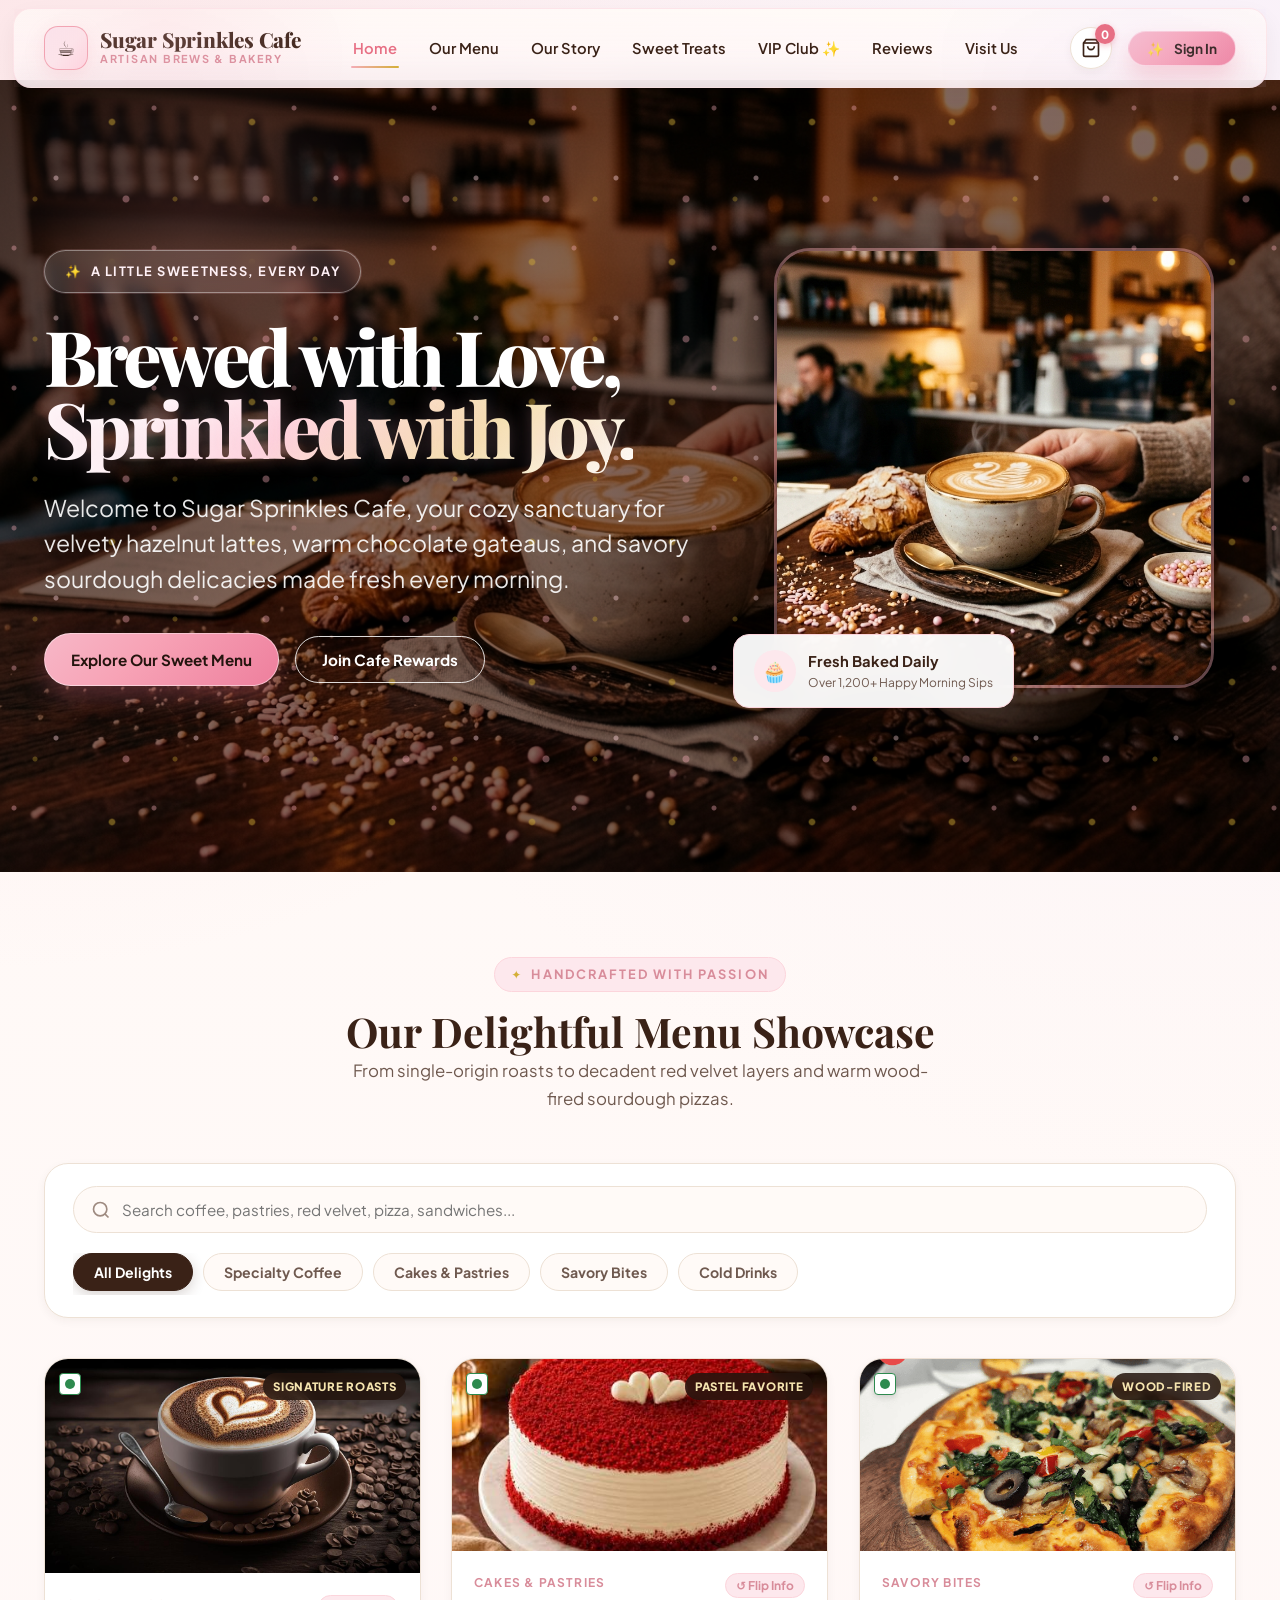
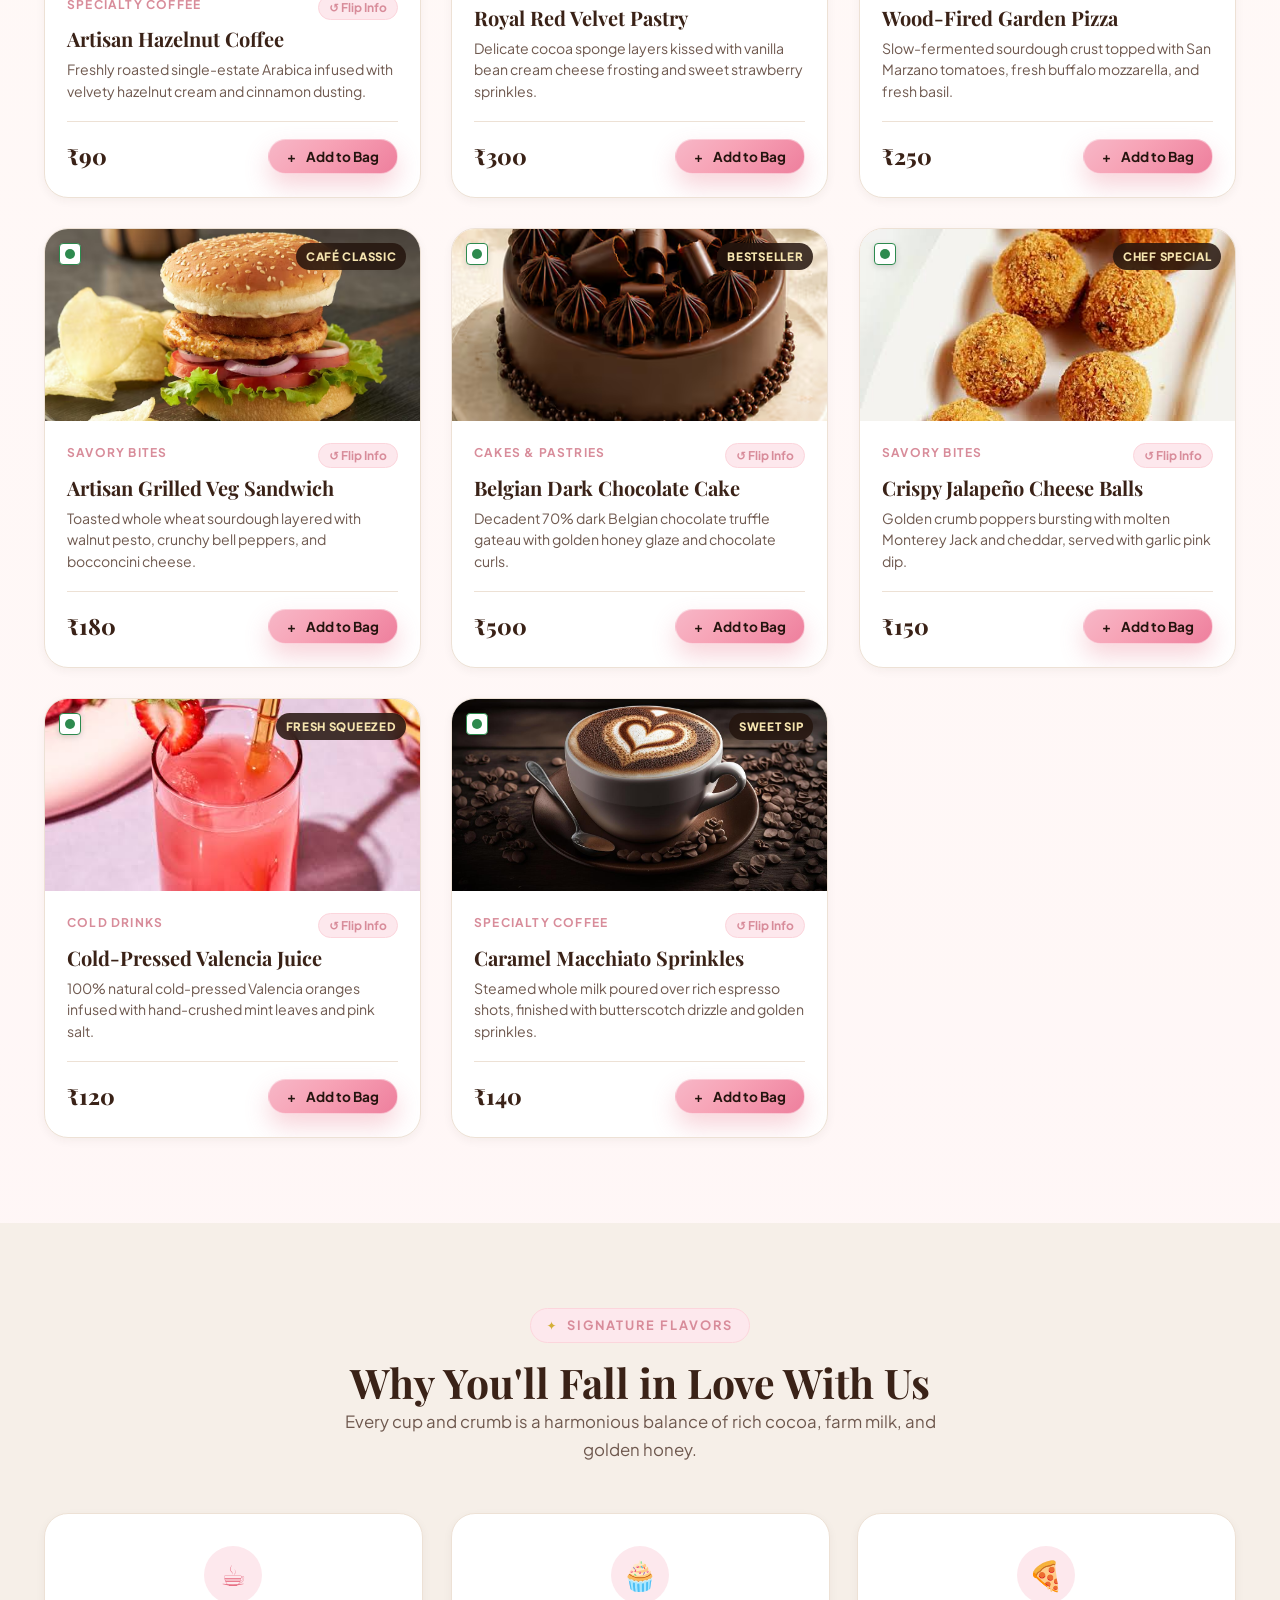
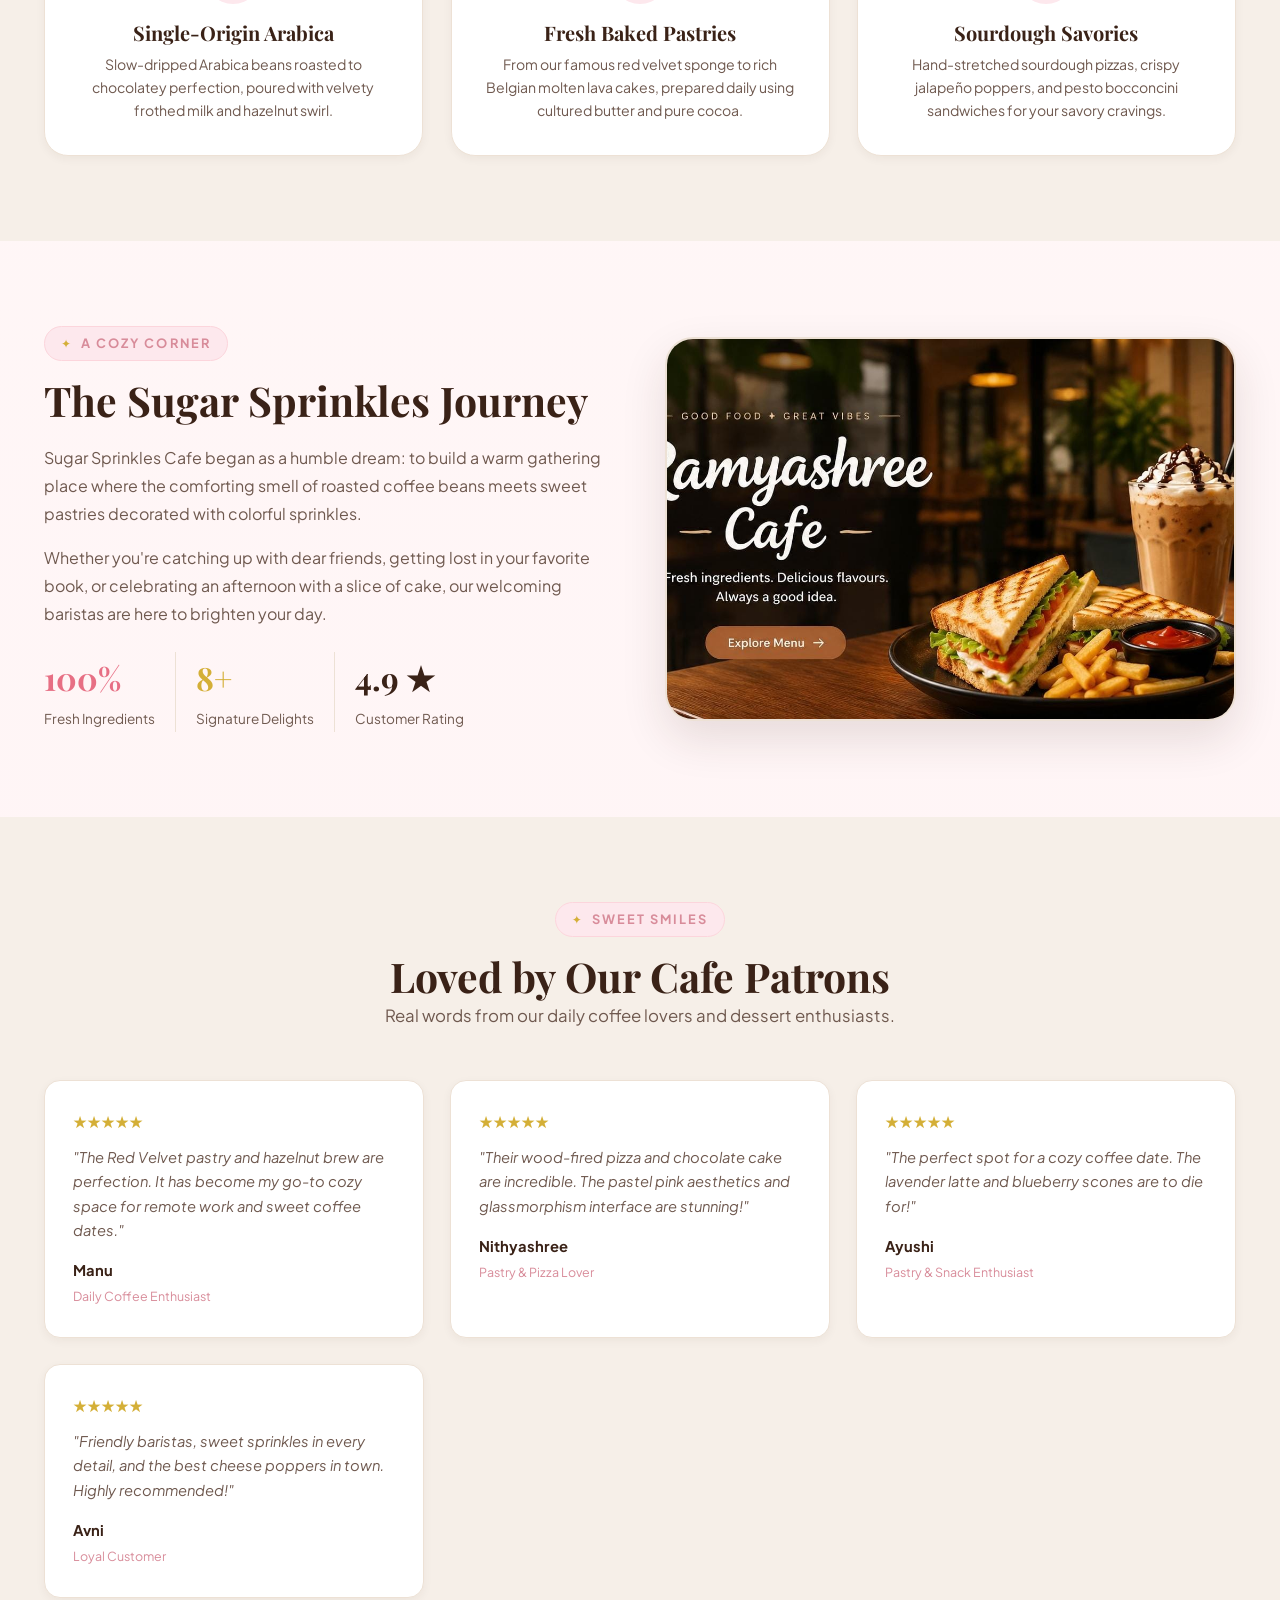
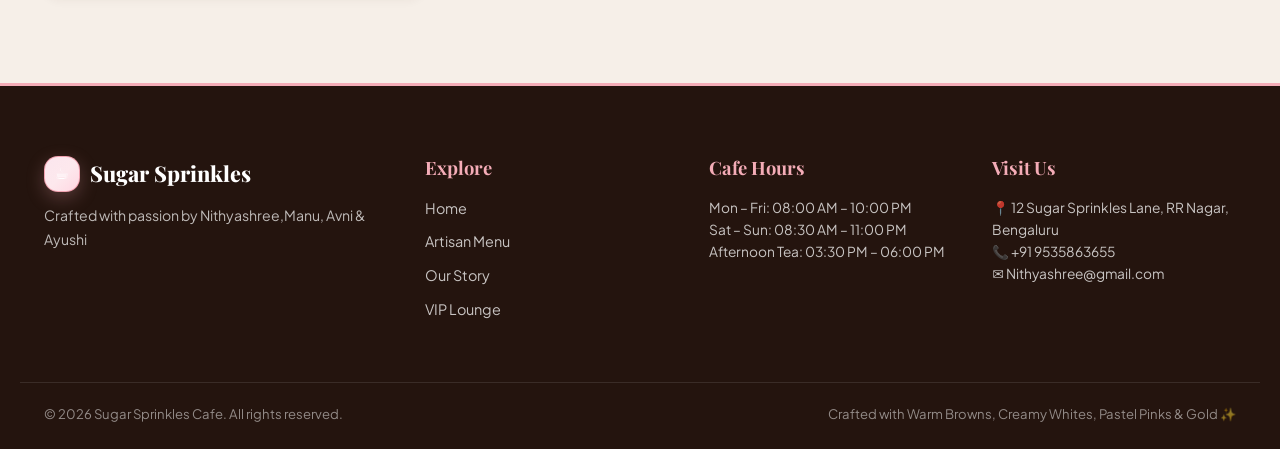
<file: index.html>
<!DOCTYPE html>
<html lang="en">
<head>
  <meta charset="UTF-8">
  <meta name="viewport" content="width=device-width, initial-scale=1.0">
  <meta name="description" content="Sugar Sprinkles Cafe - Your cozy corner for handcrafted coffee, freshly baked artisanal pastries, and delightful sweet moments.">
  <title>Sugar Sprinkles Cafe | Brewed with Love, Sprinkled with Joy</title>

  
  <!-- Google Fonts: Playfair Display (Elegant Serif) & Plus Jakarta Sans (Clean Modern Sans) -->
  <link rel="preconnect" href="https://fonts.googleapis.com">
  <link rel="preconnect" href="https://fonts.gstatic.com" crossorigin>
  <link href="https://fonts.googleapis.com/css2?family=Playfair+Display:ital,wght@0,400..900;1,400..900&family=Plus+Jakarta+Sans:wght@300;400;500;600;700;800&display=swap" rel="stylesheet">

  <!-- Master Stylesheet -->
  <link rel="stylesheet" href="css/sugar-sprinkles.css">
</head>
<body>

  <!-- ========================================================================
       STICKY NAVIGATION BAR (SMOOTH HOVER ANIMATIONS)
       ======================================================================== -->
  <header class="site-nav" id="mainHeader">
    <div class="container nav-container">
      <!-- Brand Logo -->
      <a href="index.html" class="brand-wrap">
        <div class="brand-cup">☕</div>
        <div class="brand-titles">
          <span class="brand-name">Sugar Sprinkles Cafe</span>
          <span class="brand-tagline">Artisan Brews &amp; Bakery</span>
        </div>
      </a>

      <!-- Desktop Links with Slide-Underline Animation -->
      <nav class="nav-menu">
        <a href="#hero" class="nav-item active">Home</a>
        <a href="#menu" class="nav-item">Our Menu</a>
        <a href="#story" class="nav-item">Our Story</a>
        <a href="#specials" class="nav-item">Sweet Treats</a>
        <a href="homepage.html" class="nav-item">VIP Club ✨</a>
        <a href="#reviews" class="nav-item">Reviews</a>
        <a href="#contact" class="nav-item">Visit Us</a>
      </nav>

      <!-- Nav Actions (Cart, Glassmorphic Auth Trigger, Mobile Hamburger) -->
      <div class="nav-right">
        <!-- Cart Trigger Button -->
        <button class="cart-btn" id="openCartDrawerBtn" aria-label="Open Shopping Bag">
          <svg width="20" height="20" viewBox="0 0 24 24" fill="none" stroke="currentColor" stroke-width="2">
            <path d="M6 2L3 6v14a2 2 0 0 0 2 2h14a2 2 0 0 0 2-2V6l-3-4z"/>
            <line x1="3" y1="6" x2="21" y2="6"/>
            <path d="M16 10a4 4 0 0 1-8 0"/>
          </svg>
          <span class="cart-counter" id="cartBadgeCount">0</span>
        </button>

        <!-- Glassmorphism Auth Modal Trigger Button -->
        <button class="btn btn-pink btn-sm" id="openAuthModalBtn">
          <span>✨</span> Sign In
        </button>

        <!-- Mobile Menu Toggle Button -->
        <button class="menu-toggle" id="mobileMenuToggle" aria-label="Toggle mobile menu">
          <span></span>
          <span></span>
          <span></span>
        </button>
      </div>
    </div>
  </header>

  <!-- ========================================================================
       HERO SECTION (FULL-WIDTH COFFEE + SPRINKLES THEME)
       ======================================================================== -->
  <main>
    <section class="hero-sugar" id="hero">
      <div class="hero-sprinkles-overlay"></div>
      
      <div class="container hero-layout">
        <!-- Hero Text & CTAs -->
        <div class="hero-copy anim-slide-left">
          <div class="hero-pill-badge">
            <span>✨</span> A LITTLE SWEETNESS, EVERY DAY
          </div>
          <h1 class="hero-title">
            Brewed with Love, <span>Sprinkled with Joy.</span>
          </h1>
          <p class="hero-desc">
            Welcome to Sugar Sprinkles Cafe, your cozy sanctuary for velvety hazelnut lattes, warm chocolate gateaus, and savory sourdough delicacies made fresh every morning.
          </p>
          <div class="hero-actions">
            <a href="#menu" class="btn btn-pink btn-lg">Explore Our Sweet Menu</a>
            <button class="btn btn-outline-white btn-lg" onclick="openGlassModal()">Join Cafe Rewards</button>
          </div>
        </div>

        <!-- Hero Visual Showcase -->
        <div class="hero-showcase anim-slide-right">
          <div class="hero-frame">
            <img src="sugar_sprinkles_hero.jpg" alt="Artisan Coffee & Sprinkles at Sugar Sprinkles Cafe">
          </div>
          <div class="hero-float-badge">
            <div class="float-badge-icon">🧁</div>
            <div>
              <div style="font-weight:700; font-size:0.92rem; color:var(--c-brown-dark);">Fresh Baked Daily</div>
              <div style="font-size:0.75rem; color:var(--c-text-muted);">Over 1,200+ Happy Morning Sips</div>
            </div>
          </div>
        </div>
      </div>
    </section>

    <!-- ========================================================================
         MENU SHOWCASE GRID WITH ZOOM HOVER EFFECTS
         ======================================================================== -->
    <section class="section" id="menu">
      <div class="container">
        <div class="section-head anim-reveal">
          <span class="eyebrow-tag">Handcrafted With Passion</span>
          <h2>Our Delightful Menu Showcase</h2>
          <p class="section-sub">
            From single-origin roasts to decadent red velvet layers and warm wood-fired sourdough pizzas.
          </p>
        </div>

        <!-- Menu Filter Toolbar & Search -->
        <div class="menu-toolbar anim-reveal">
          <!-- Search Bar -->
          <div class="menu-search-wrap">
            <svg width="20" height="20" viewBox="0 0 24 24" fill="none" stroke="currentColor" stroke-width="2">
              <circle cx="11" cy="11" r="8"/><line x1="21" y1="21" x2="16.65" y2="16.65"/>
            </svg>
            <input type="text" id="sugarMenuSearch" class="menu-search-input" placeholder="Search coffee, pastries, red velvet, pizza, sandwiches...">
          </div>

          <!-- Category Filter Pills -->
          <div class="category-filter-list" role="tablist">
            <button class="category-btn active" data-category="All">All Delights</button>
            <button class="category-btn" data-category="Specialty Coffee">Specialty Coffee</button>
            <button class="category-btn" data-category="Cakes &amp; Pastries">Cakes &amp; Pastries</button>
            <button class="category-btn" data-category="Savory Bites">Savory Bites</button>
            <button class="category-btn" data-category="Cold Drinks">Cold Drinks</button>
          </div>
        </div>

        <!-- Menu Cards Grid (Slight Zoom / 3D Lift on Hover) -->
        <div class="menu-grid" id="sugarMenuGrid">
          <!-- Populated dynamically by js/sugar-sprinkles.js -->
        </div>
      </div>
    </section>

    <!-- ========================================================================
         SWEET TREATS SPOTLIGHT
         ======================================================================== -->
    <section class="section section-alt" id="specials">
      <div class="container">
        <div class="section-head anim-reveal">
          <span class="eyebrow-tag">Signature Flavors</span>
          <h2>Why You'll Fall in Love With Us</h2>
          <p class="section-sub">
            Every cup and crumb is a harmonious balance of rich cocoa, farm milk, and golden honey.
          </p>
        </div>

        <div style="display:grid; grid-template-columns:repeat(auto-fit, minmax(280px, 1fr)); gap:28px;">
          <!-- Card 1 -->
          <div class="anim-reveal" style="background:#fff; border-radius:var(--radius-lg); padding:32px; border:1px solid var(--c-border); box-shadow:var(--shadow-sm); text-align:center;">
            <div style="width:58px; height:58px; border-radius:50%; background:var(--c-pink-soft); color:var(--c-pink-accent); font-size:1.8rem; display:flex; align-items:center; justify-content:center; margin:0 auto 16px;">☕</div>
            <h3 style="font-size:1.25rem; margin-bottom:8px;">Single-Origin Arabica</h3>
            <p style="color:var(--c-text-muted); font-size:0.88rem; line-height:1.65;">
              Slow-dripped Arabica beans roasted to chocolatey perfection, poured with velvety frothed milk and hazelnut swirl.
            </p>
          </div>

          <!-- Card 2 -->
          <div class="anim-reveal" style="background:#fff; border-radius:var(--radius-lg); padding:32px; border:1px solid var(--c-border); box-shadow:var(--shadow-sm); text-align:center;">
            <div style="width:58px; height:58px; border-radius:50%; background:var(--c-pink-soft); color:var(--c-pink-accent); font-size:1.8rem; display:flex; align-items:center; justify-content:center; margin:0 auto 16px;">🧁</div>
            <h3 style="font-size:1.25rem; margin-bottom:8px;">Fresh Baked Pastries</h3>
            <p style="color:var(--c-text-muted); font-size:0.88rem; line-height:1.65;">
              From our famous red velvet sponge to rich Belgian molten lava cakes, prepared daily using cultured butter and pure cocoa.
            </p>
          </div>

          <!-- Card 3 -->
          <div class="anim-reveal" style="background:#fff; border-radius:var(--radius-lg); padding:32px; border:1px solid var(--c-border); box-shadow:var(--shadow-sm); text-align:center;">
            <div style="width:58px; height:58px; border-radius:50%; background:var(--c-pink-soft); color:var(--c-pink-accent); font-size:1.8rem; display:flex; align-items:center; justify-content:center; margin:0 auto 16px;">🍕</div>
            <h3 style="font-size:1.25rem; margin-bottom:8px;">Sourdough Savories</h3>
            <p style="color:var(--c-text-muted); font-size:0.88rem; line-height:1.65;">
              Hand-stretched sourdough pizzas, crispy jalapeño poppers, and pesto bocconcini sandwiches for your savory cravings.
            </p>
          </div>
        </div>
      </div>
    </section>

    <!-- ========================================================================
         OUR STORY SECTION
         ======================================================================== -->
    <section class="section" id="story">
      <div class="container" style="display:grid; grid-template-columns:1fr 1fr; gap:50px; align-items:center;">
        <div class="anim-slide-left">
          <span class="eyebrow-tag">A Cozy Corner</span>
          <h2 style="margin-bottom:18px;">The Sugar Sprinkles Journey</h2>
          <p style="color:var(--c-text-muted); line-height:1.75; margin-bottom:16px;">
            Sugar Sprinkles Cafe began as a humble dream: to build a warm gathering place where the comforting smell of roasted coffee beans meets sweet pastries decorated with colorful sprinkles.
          </p>
          <p style="color:var(--c-text-muted); line-height:1.75; margin-bottom:24px;">
            Whether you're catching up with dear friends, getting lost in your favorite book, or celebrating an afternoon with a slice of cake, our welcoming baristas are here to brighten your day.
          </p>
          <div style="display:flex; gap:20px;">
            <div>
              <strong style="display:block; font-family:var(--font-serif); font-size:2rem; color:var(--c-pink-accent);">100%</strong>
              <span style="font-size:0.85rem; color:var(--c-text-muted);">Fresh Ingredients</span>
            </div>
            <div style="border-left:1px solid var(--c-border); padding-left:20px;">
              <strong style="display:block; font-family:var(--font-serif); font-size:2rem; color:var(--c-gold);">8+</strong>
              <span style="font-size:0.85rem; color:var(--c-text-muted);">Signature Delights</span>
            </div>
            <div style="border-left:1px solid var(--c-border); padding-left:20px;">
              <strong style="display:block; font-family:var(--font-serif); font-size:2rem; color:var(--c-brown-dark);">4.9 ★</strong>
              <span style="font-size:0.85rem; color:var(--c-text-muted);">Customer Rating</span>
            </div>
          </div>
        </div>

        <div class="anim-slide-right" style="position:relative;">
          <div style="border-radius:28px; overflow:hidden; box-shadow:var(--shadow-lg); border:2px solid var(--c-border);">
            <img src="ramyacafe.jpeg" alt="Sugar Sprinkles Cafe Ambience" style="width:100%; height:380px; object-fit:cover;">
          </div>
        </div>
      </div>
    </section>

    <!-- ========================================================================
         CUSTOMER REVIEWS
         ======================================================================== -->
    <section class="section section-alt" id="reviews">
      <div class="container">
        <div class="section-head anim-reveal">
          <span class="eyebrow-tag">Sweet Smiles</span>
          <h2>Loved by Our Cafe Patrons</h2>
          <p class="section-sub">Real words from our daily coffee lovers and dessert enthusiasts.</p>
        </div>

        <div style="display:grid; grid-template-columns:repeat(auto-fit, minmax(290px, 1fr)); gap:26px;">
          <div style="background:#fff; padding:28px; border-radius:var(--radius-md); border:1px solid var(--c-border); box-shadow:var(--shadow-sm);">
            <div style="color:var(--c-gold); margin-bottom:10px;">★★★★★</div>
            <p style="font-style:italic; color:var(--c-text-muted); font-size:0.92rem; line-height:1.65; margin-bottom:16px;">
              "The Red Velvet pastry and hazelnut brew are perfection. It has become my go-to cozy space for remote work and sweet coffee dates."
            </p>
            <strong style="color:var(--c-brown-dark); font-size:0.92rem; display:block;">Manu</strong>
            <span style="font-size:0.78rem; color:var(--c-pink-deep);">Daily Coffee Enthusiast</span>
          </div>

          <div style="background:#fff; padding:28px; border-radius:var(--radius-md); border:1px solid var(--c-border); box-shadow:var(--shadow-sm);">
            <div style="color:var(--c-gold); margin-bottom:10px;">★★★★★</div>
            <p style="font-style:italic; color:var(--c-text-muted); font-size:0.92rem; line-height:1.65; margin-bottom:16px;">
              "Their wood-fired pizza and chocolate cake are incredible. The pastel pink aesthetics and glassmorphism interface are stunning!"
            </p>
            <strong style="color:var(--c-brown-dark); font-size:0.92rem; display:block;">Nithyashree</strong>
            <span style="font-size:0.78rem; color:var(--c-pink-deep);">Pastry &amp; Pizza Lover</span>
          </div>
           <div style="background:#fff; padding:28px; border-radius:var(--radius-md); border:1px solid var(--c-border); box-shadow:var(--shadow-sm);">
            <div style="color:var(--c-gold); margin-bottom:10px;">★★★★★</div>
            <p style="font-style:italic; color:var(--c-text-muted); font-size:0.92rem; line-height:1.65; margin-bottom:16px;">
              "The perfect spot for a cozy coffee date. The lavender latte and blueberry scones are to die for!"
            </p>
            <strong style="color:var(--c-brown-dark); font-size:0.92rem; display:block;">Ayushi</strong>
            <span style="font-size:0.78rem; color:var(--c-pink-deep);">Pastry &amp; Snack Enthusiast</span>
          </div>
      
          <div style="background:#fff; padding:28px; border-radius:var(--radius-md); border:1px solid var(--c-border); box-shadow:var(--shadow-sm);">
            <div style="color:var(--c-gold); margin-bottom:10px;">★★★★★</div>
            <p style="font-style:italic; color:var(--c-text-muted); font-size:0.92rem; line-height:1.65; margin-bottom:16px;">
              "Friendly baristas, sweet sprinkles in every detail, and the best cheese poppers in town. Highly recommended!"
            </p>
            <strong style="color:var(--c-brown-dark); font-size:0.92rem; display:block;">Avni</strong>
            <span style="font-size:0.78rem; color:var(--c-pink-deep);">Loyal Customer</span>
          </div>
        </div>
      </div>
    </section>
  </main>

  <!-- ========================================================================
       GLASSMORPHISM LOGIN / REGISTRATION MODAL
       ======================================================================== -->
  <div class="glass-modal-overlay" id="glassAuthModal">
    <div class="glass-modal-card">
      <button class="glass-modal-close" id="closeGlassModalBtn" aria-label="Close modal">&times;</button>

      <!-- Modal Heading -->
      <div style="text-align:center; margin-bottom:20px;">
        <div style="width:48px; height:48px; border-radius:50%; background:var(--c-pink-soft); color:var(--c-pink-accent); font-size:1.4rem; display:flex; align-items:center; justify-content:center; margin:0 auto 10px;">✨</div>
        <h2 id="glassModalTitle" style="font-size:1.6rem; margin-bottom:4px; color:var(--c-brown-dark);">Welcome to Sugar Sprinkles</h2>
        <p id="glassModalSub" style="font-size:0.86rem; color:var(--c-text-muted);">Sign in for sweet treats and cafe privileges.</p>
      </div>

      <!-- Segmented Tabs -->
      <div class="glass-tabs">
        <button type="button" class="glass-tab-btn active" id="glassTabLogin">Sign In</button>
        <button type="button" class="glass-tab-btn" id="glassTabRegister">Create Account</button>
      </div>

      <!-- 1-Click Demo Guest Sign-In -->
      <div class="glass-quick-demo">
        <div>
          <strong>Fast Demo Evaluation</strong>
          <span>Instant 1-click test sign in</span>
        </div>
        <button type="button" class="btn btn-pink btn-sm" id="glassQuickDemoBtn">
          ⚡ 1-Click Demo
        </button>
      </div>

      <!-- Form 1: Sign In -->
      <form id="glassLoginForm">
        <div class="glass-form-group">
          <label class="glass-label" for="glassLoginEmail">Email Address</label>
          <div class="glass-input-wrap">
            <span class="glass-input-icon">✉</span>
            <input type="email" id="glassLoginEmail" class="glass-input" placeholder="you@example.com" value="sweet@sugarsprinkles.com" required>
          </div>
        </div>

        <div class="glass-form-group">
          <label class="glass-label" for="glassLoginPassword">Password</label>
          <div class="glass-input-wrap">
            <span class="glass-input-icon">🔒</span>
            <input type="password" id="glassLoginPassword" class="glass-input" placeholder="Enter password" value="sprinkles123" required>
            <button type="button" class="glass-pwd-toggle" data-target="glassLoginPassword">👁</button>
          </div>
        </div>

        <button type="submit" class="btn btn-primary" style="width:100%; margin-top:10px;">
          Sign In to Cafe
        </button>
      </form>

      <!-- Form 2: Create Account -->
      <form id="glassRegisterForm" style="display:none;">
        <div class="glass-form-group">
          <label class="glass-label" for="glassRegName">Your Name</label>
          <div class="glass-input-wrap">
            <span class="glass-input-icon">👤</span>
            <input type="text" id="glassRegName" class="glass-input" placeholder="How should we greet you?" required>
          </div>
        </div>

        <div class="glass-form-group">
          <label class="glass-label" for="glassRegEmail">Email Address</label>
          <div class="glass-input-wrap">
            <span class="glass-input-icon">✉</span>
            <input type="email" id="glassRegEmail" class="glass-input" placeholder="you@domain.com" required>
          </div>
        </div>

        <div class="glass-form-group">
          <label class="glass-label" for="glassRegPassword">Create Password</label>
          <div class="glass-input-wrap">
            <span class="glass-input-icon">🔒</span>
            <input type="password" id="glassRegPassword" class="glass-input" placeholder="At least 6 characters" required>
            <button type="button" class="glass-pwd-toggle" data-target="glassRegPassword">👁</button>
          </div>
          <div class="glass-strength-meter">
            <div class="glass-strength-bar" id="glassStrengthBar"></div>
          </div>
          <div class="glass-strength-text" id="glassStrengthText"></div>
        </div>

        <button type="submit" class="btn btn-pink" style="width:100%; margin-top:10px;">
          Create My Sweet Account
        </button>
      </form>

      <div style="font-size:0.75rem; text-align:center; color:var(--c-text-muted); margin-top:18px;">
        🔒 Demo Session: Stored in browser localStorage. No real credentials transmitted.
      </div>
    </div>
  </div>

  <!-- ========================================================================
       SLIDING SHOPPING CART DRAWER
       ======================================================================== -->
  <div class="cart-drawer-overlay" id="cartDrawerOverlay"></div>
  <aside class="cart-drawer" id="cartDrawer">
    <div class="cart-drawer-head">
      <div style="display:flex; align-items:center; gap:8px;">
        <span style="font-size:1.3rem;">🧁</span>
        <h3 style="margin:0; font-size:1.25rem;">Your Sweet Bag</h3>
      </div>
      <button id="closeCartDrawerBtn" style="font-size:1.5rem; color:var(--c-text-muted); cursor:pointer;">&times;</button>
    </div>

    <div class="cart-drawer-body" id="cartDrawerItems">
      <!-- Populated by js/sugar-sprinkles.js -->
    </div>

    <div class="cart-drawer-foot">
      <div style="display:flex; justify-content:space-between; align-items:center; margin-bottom:16px;">
        <span style="font-weight:600; color:var(--c-text-muted);">Total Amount:</span>
        <strong id="cartDrawerTotal" style="font-size:1.4rem; color:var(--c-brown-dark); font-family:var(--font-serif);">₹0</strong>
      </div>
      <button class="btn btn-pink" id="sugarCheckoutBtn" style="width:100%; margin-bottom:10px;">
        Complete Demo Order
      </button>
      <button class="btn btn-outline" id="clearSugarCartBtn" style="width:100%; font-size:0.82rem; padding:8px;">
        Clear Bag
      </button>
    </div>
  </aside>

  <!-- ========================================================================
       FOOTER (WARM BROWNS & PASTEL DETAILS)
       ======================================================================== -->
  <footer class="site-foot" id="contact">
    <div class="container foot-grid">
      <!-- Brand & Mission -->
      <div>
        <div style="display:flex; align-items:center; gap:10px; margin-bottom:12px;">
          <div class="brand-cup" style="width:36px; height:36px; font-size:1rem;">☕</div>
          <span style="font-family:var(--font-serif); font-size:1.35rem; font-weight:800; color:#ffffff;">Sugar Sprinkles</span>
        </div>
        <p style="font-size:0.88rem; color:rgba(255, 255, 255, 0.7); line-height:1.7;">
          Crafted with passion by Nithyashree,Manu, Avni & Ayushi
        </p>
      </div>

      <!-- Quick Links -->
      <div>
        <h4 class="foot-title">Explore</h4>
        <a href="#hero" class="foot-link">Home</a>
        <a href="menupage.html" class="foot-link">Artisan Menu</a>
        <a href="#story" class="foot-link">Our Story</a>
        <a href="homepage.html" class="foot-link">VIP Lounge</a>
      </div>

      <!-- Opening Hours -->
      <div>
        <h4 class="foot-title">Cafe Hours</h4>
        <p style="font-size:0.86rem; color:rgba(255, 255, 255, 0.75); line-height:1.6;">
          Mon – Fri: 08:00 AM – 10:00 PM<br>
          Sat – Sun: 08:30 AM – 11:00 PM<br>
          Afternoon Tea: 03:30 PM – 06:00 PM
        </p>
      </div>

      <!-- Location & Contact -->
      <div>
        <h4 class="foot-title">Visit Us</h4>
        <p style="font-size:0.86rem; color:rgba(255, 255, 255, 0.75); line-height:1.6;">
          📍 12 Sugar Sprinkles Lane, RR Nagar, Bengaluru<br>
          📞 +91 9535863655<br>
          ✉ Nithyashree@gmail.com
        </p>
      </div>
    </div>

    <div class="container" style="border-top:1px solid rgba(255, 255, 255, 0.1); padding-top:20px; display:flex; justify-content:space-between; align-items:center; flex-wrap:wrap; gap:10px; font-size:0.82rem; color:rgba(255, 255, 255, 0.5);">
      <div>&copy; 2026 Sugar Sprinkles Cafe. All rights reserved.</div>
      <div>Crafted with Warm Browns, Creamy Whites, Pastel Pinks &amp; Gold ✨</div>
    </div>
  </footer>

  <!-- Master JavaScript File -->
  <script src="js/sugar-sprinkles.js"></script>
</body>
</html>
</file>
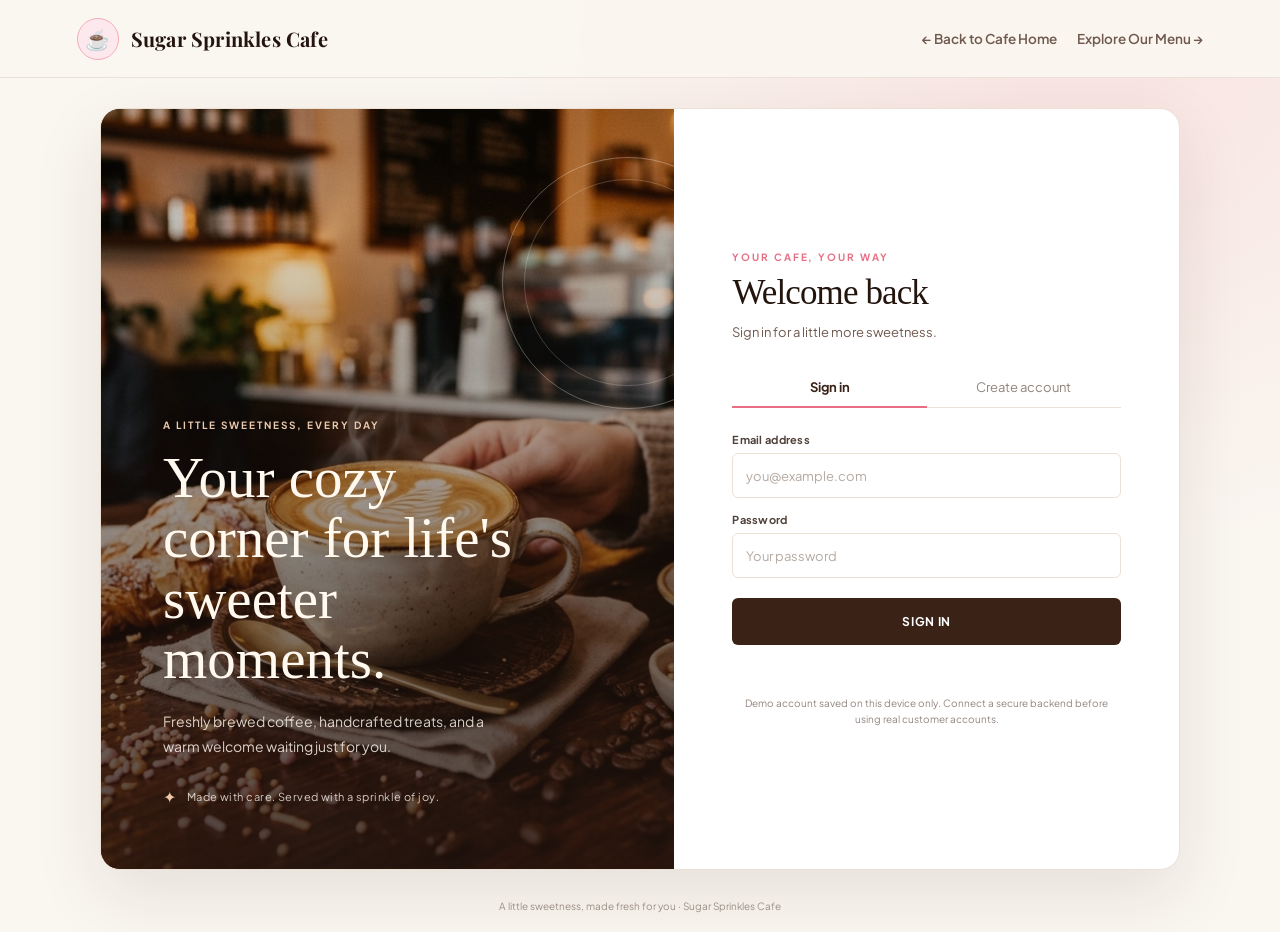
<file: homepage.html>
<!DOCTYPE html>
<html lang="en">
<head>
    <meta charset="UTF-8">
    <meta name="viewport" content="width=device-width, initial-scale=1.0">
    <meta name="theme-color" content="#faf6f0">
    <title>Your Account | Sugar Sprinkles Cafe</title>

    <!-- Google Fonts: Playfair Display & Plus Jakarta Sans -->
    <link rel="preconnect" href="https://fonts.googleapis.com">
    <link rel="preconnect" href="https://fonts.gstatic.com" crossorigin>
    <link href="https://fonts.googleapis.com/css2?family=Playfair+Display:ital,wght@0,400..900;1,400..900&family=Plus+Jakarta+Sans:wght@300;400;500;600;700;800&display=swap" rel="stylesheet">

    <style>
        :root {
            color-scheme: light;
            --ink: #24140e;
            --muted: #6f594f;
            --cream: #faf6f0;
            --paper: #ffffff;
            --rose: #e76f84;
            --rose-dark: #3a2217;
            --pink-accent: #f4acb7;
            --gold: #d4af37;
            --line: #ede1d5;
            --green: #2d8a4e;
            font-family: 'Plus Jakarta Sans', system-ui, -apple-system, sans-serif;
        }

        * { box-sizing: border-box; }

        body {
            min-width: 320px;
            min-height: 100vh;
            margin: 0;
            color: var(--ink);
            background:
                radial-gradient(ellipse at 85% 5%, rgba(244, 172, 183, .25), transparent 40%),
                var(--cream);
        }

        a { color: inherit; }

        .site-header {
            height: 78px;
            padding: 0 clamp(20px, 6vw, 88px);
            display: flex;
            justify-content: space-between;
            align-items: center;
            border-bottom: 1px solid var(--line);
            background: rgba(250, 246, 240, 0.95);
            backdrop-filter: blur(12px);
        }

        .brand {
            display: inline-flex;
            align-items: center;
            gap: 12px;
            text-decoration: none;
        }

        .brand-mark {
            width: 42px;
            height: 42px;
            display: grid;
            place-items: center;
            border: 1.5px solid var(--pink-accent);
            border-radius: 50%;
            background: #fde8ed;
            color: var(--rose);
            font-family: 'Playfair Display', Georgia, serif;
            font-size: 20px;
        }

        .brand-name {
            font-family: 'Playfair Display', Georgia, serif;
            font-size: 20px;
            font-weight: 700;
            letter-spacing: .01em;
            color: var(--ink);
        }

        .header-links {
            display: flex;
            align-items: center;
            gap: 20px;
        }

        .header-link {
            color: var(--muted);
            font-size: 13.5px;
            font-weight: 600;
            text-decoration: none;
            transition: color 0.2s;
        }

        .header-link:hover { color: var(--rose); }

        main {
            width: min(1080px, calc(100% - 40px));
            min-height: calc(100vh - 138px);
            margin: 30px auto;
            display: grid;
            grid-template-columns: minmax(0, 1fr) minmax(390px, .88fr);
            overflow: hidden;
            border: 1px solid var(--line);
            border-radius: 20px;
            background: var(--paper);
            box-shadow: 0 24px 70px rgba(58, 34, 23, .10);
        }

        .story {
            position: relative;
            min-height: 680px;
            display: flex;
            align-items: flex-end;
            padding: clamp(32px, 5vw, 62px);
            overflow: hidden;
            color: #fff9f0;
            background:
                linear-gradient(180deg, rgba(36, 20, 14, .15) 15%, rgba(36, 20, 14, .82) 100%),
                url("sugar_sprinkles_hero.jpg") center / cover no-repeat,
                #3a2217;
        }

        .story::before,
        .story::after {
            position: absolute;
            content: "";
            pointer-events: none;
        }

        .story::before {
            width: 250px;
            height: 250px;
            top: 48px;
            right: -80px;
            border: 1px solid rgba(255, 249, 240, .3);
            border-radius: 50%;
        }

        .story::after {
            width: 205px;
            height: 205px;
            top: 70px;
            right: -57px;
            border: 1px solid rgba(255, 249, 240, .2);
            border-radius: 50%;
        }

        .story-copy { position: relative; z-index: 1; max-width: 390px; }

        .eyebrow {
            margin: 0 0 17px;
            color: #e9c8ad;
            font-size: 10px;
            font-weight: 700;
            letter-spacing: .2em;
            text-transform: uppercase;
        }

        .story h1 {
            margin: 0;
            font-family: Georgia, "Times New Roman", serif;
            font-size: clamp(38px, 5vw, 57px);
            font-weight: 400;
            line-height: 1.06;
        }

        .story-copy > p:last-of-type {
            max-width: 330px;
            margin: 19px 0 27px;
            color: rgba(255, 249, 240, .82);
            font-size: 14px;
            line-height: 1.8;
        }

        .story-note {
            display: flex;
            align-items: center;
            gap: 10px;
            color: rgba(255, 249, 240, .8);
            font-size: 11px;
            letter-spacing: .04em;
        }

        .story-note span { color: #edc7a8; font-size: 16px; }

        .account-panel {
            min-width: 0;
            padding: clamp(32px, 5vw, 62px) clamp(26px, 5vw, 58px);
            align-self: center;
        }

        .panel-eyebrow {
            margin: 0 0 10px;
            color: var(--rose);
            font-size: 10px;
            font-weight: 700;
            letter-spacing: .19em;
            text-transform: uppercase;
        }

        .account-panel h2 {
            margin: 0;
            font-family: Georgia, "Times New Roman", serif;
            font-size: 35px;
            font-weight: 400;
            letter-spacing: -.025em;
        }

        .panel-intro {
            margin: 9px 0 25px;
            color: var(--muted);
            font-size: 13px;
            line-height: 1.6;
        }

        .tabs {
            display: grid;
            grid-template-columns: 1fr 1fr;
            margin-bottom: 25px;
            border-bottom: 1px solid var(--line);
        }

        .tab {
            position: relative;
            padding: 12px 6px;
            border: 0;
            background: transparent;
            color: #91847c;
            cursor: pointer;
            font: inherit;
            font-size: 13px;
        }

        .tab[aria-selected="true"] { color: var(--rose-dark); font-weight: 700; }

        .tab[aria-selected="true"]::after {
            position: absolute;
            right: 0;
            bottom: -1px;
            left: 0;
            height: 2px;
            background: var(--rose);
            content: "";
        }

        .form-grid { display: grid; gap: 15px; }
        .field { display: grid; gap: 7px; }

        .field label {
            color: #514239;
            font-size: 11px;
            font-weight: 700;
            letter-spacing: .025em;
        }

        .field input {
            width: 100%;
            height: 45px;
            padding: 0 13px;
            border: 1px solid var(--line);
            border-radius: 6px;
            outline: none;
            background: #fff;
            color: var(--ink);
            font: inherit;
            font-size: 13px;
            transition: border-color .18s, box-shadow .18s;
        }

        .field input::placeholder { color: #b5aaa2; }
        .field input:focus { border-color: var(--rose); box-shadow: 0 0 0 3px rgba(173, 104, 92, .12); }

        .field-hint { margin: -2px 0 0; color: var(--muted); font-size: 10px; }

        .primary-button {
            width: 100%;
            min-height: 47px;
            margin-top: 5px;
            border: 0;
            border-radius: 6px;
            background: var(--rose-dark);
            color: white;
            cursor: pointer;
            font: inherit;
            font-size: 12px;
            font-weight: 700;
            letter-spacing: .06em;
            transition: background .18s, transform .18s;
        }

        .primary-button:hover { background: #75423c; transform: translateY(-1px); }
        .primary-button:focus-visible, .tab:focus-visible, a:focus-visible { outline: 3px solid #d9ad91; outline-offset: 3px; }
        .form[hidden], .profile-view[hidden] { display: none; }

        .message {
            min-height: 19px;
            margin: 14px 0 0;
            color: var(--rose-dark);
            font-size: 12px;
            line-height: 1.5;
        }

        .message[data-kind="success"] { color: var(--green); }

        .privacy-note {
            margin: 17px 0 0;
            color: #94867e;
            font-size: 10px;
            line-height: 1.6;
            text-align: center;
        }

        .profile-top {
            display: flex;
            align-items: center;
            gap: 16px;
            margin: 24px 0;
            padding-bottom: 22px;
            border-bottom: 1px solid var(--line);
        }

        .avatar {
            width: 58px;
            height: 58px;
            display: grid;
            flex: 0 0 auto;
            place-items: center;
            border-radius: 50%;
            background: #f0e1d5;
            color: var(--rose-dark);
            font-family: Georgia, serif;
            font-size: 24px;
        }

        .profile-name {
            margin: 0 0 4px;
            font-family: Georgia, serif;
            font-size: 21px;
        }

        .profile-email { margin: 0; color: var(--muted); font-size: 12px; }

        .profile-details {
            display: grid;
            grid-template-columns: 1fr 1fr;
            gap: 10px;
            margin-bottom: 19px;
        }

        .detail-card {
            min-width: 0;
            padding: 13px;
            border: 1px solid var(--line);
            border-radius: 6px;
            background: #fffdfa;
        }

        .detail-card span {
            display: block;
            margin-bottom: 7px;
            color: var(--muted);
            font-size: 9px;
            letter-spacing: .1em;
            text-transform: uppercase;
        }

        .detail-card strong {
            display: block;
            overflow-wrap: anywhere;
            font-size: 12px;
            font-weight: 600;
        }

        .profile-actions { display: grid; gap: 10px; }

        .secondary-button {
            min-height: 42px;
            border: 1px solid var(--line);
            border-radius: 6px;
            background: transparent;
            color: var(--rose-dark);
            cursor: pointer;
            font: inherit;
            font-size: 12px;
        }

        .secondary-button:hover { background: #fbf4ef; }

        .site-footer {
            padding: 0 20px 20px;
            color: #9c8e85;
            font-size: 10px;
            text-align: center;
        }

        @media (max-width: 760px) {
            main {
                width: min(540px, calc(100% - 28px));
                min-height: 0;
                margin: 18px auto 24px;
                grid-template-columns: 1fr;
            }

            .story { min-height: 265px; padding: 30px; }
            .story h1 { max-width: 360px; font-size: 39px; }
            .story-copy > p:last-of-type { margin: 11px 0 13px; }
            .story-note { font-size: 10px; }
            .account-panel { padding: 32px clamp(22px, 7vw, 42px) 38px; }
        }

        @media (max-width: 420px) {
            .site-header { height: 66px; padding: 0 17px; }
            .brand-name { font-size: 16px; }
            .header-link { font-size: 11px; }
            .story { min-height: 230px; padding: 25px; }
            .story h1 { font-size: 34px; }
            .account-panel h2 { font-size: 31px; }
        }
    </style>
</head>
<body>
    <header class="site-header">
        <a class="brand" href="index.html" aria-label="Sugar Sprinkles Cafe home">
            <span class="brand-mark" aria-hidden="true">☕</span>
            <span class="brand-name">Sugar Sprinkles Cafe</span>
        </a>
        <div class="header-links">
            <a class="header-link" href="index.html">← Back to Cafe Home</a>
            <a class="header-link" href="menupage.html">Explore Our Menu &rarr;</a>
        </div>
    </header>

    <main>
        <section class="story" aria-label="Welcome to Sugar Sprinkles Cafe">
            <div class="story-copy">
                <p class="eyebrow">A little sweetness, every day</p>
                <h1>Your cozy corner for life's sweeter moments.</h1>
                <p>Freshly brewed coffee, handcrafted treats, and a warm welcome waiting just for you.</p>
                <div class="story-note"><span aria-hidden="true">✦</span> Made with care. Served with a sprinkle of joy.</div>
            </div>
        </section>

        <section class="account-panel" aria-live="polite">
            <div id="account-area">
                <p class="panel-eyebrow">Your cafe, your way</p>
                <h2 id="panel-title">Welcome back</h2>
                <p class="panel-intro" id="panel-intro">Sign in for a little more sweetness.</p>

                <div class="tabs" role="tablist" aria-label="Account options">
                    <button class="tab" id="login-tab" type="button" role="tab" aria-selected="true" aria-controls="login-form">Sign in</button>
                    <button class="tab" id="register-tab" type="button" role="tab" aria-selected="false" aria-controls="register-form">Create account</button>
                </div>

                <form class="form form-grid" id="login-form" role="tabpanel" aria-labelledby="login-tab">
                    <div class="field">
                        <label for="login-email">Email address</label>
                        <input id="login-email" name="email" type="email" autocomplete="email" placeholder="you@example.com" required>
                    </div>
                    <div class="field">
                        <label for="login-password">Password</label>
                        <input id="login-password" name="password" type="password" autocomplete="current-password" placeholder="Your password" required>
                    </div>
                    <button class="primary-button" type="submit">SIGN IN</button>
                </form>

                <form class="form form-grid" id="register-form" role="tabpanel" aria-labelledby="register-tab" hidden>
                    <div class="field">
                        <label for="register-name">Your name</label>
                        <input id="register-name" name="name" type="text" autocomplete="name" placeholder="How should we greet you?" minlength="2" maxlength="60" required>
                    </div>
                    <div class="field">
                        <label for="register-email">Email address</label>
                        <input id="register-email" name="email" type="email" autocomplete="email" placeholder="you@example.com" required>
                    </div>
                    <div class="field">
                        <label for="register-phone">Phone number <span class="field-hint">(optional)</span></label>
                        <input id="register-phone" name="phone" type="tel" autocomplete="tel" placeholder="Your contact number" maxlength="24">
                    </div>
                    <div class="field">
                        <label for="register-password">Create a password</label>
                        <input id="register-password" name="password" type="password" autocomplete="new-password" placeholder="At least 8 characters" minlength="8" required>
                    </div>
                    <div class="field">
                        <label for="confirm-password">Confirm password</label>
                        <input id="confirm-password" name="confirmPassword" type="password" autocomplete="new-password" placeholder="Enter your password again" minlength="8" required>
                    </div>
                    <button class="primary-button" type="submit">CREATE MY ACCOUNT</button>
                </form>

                <p class="message" id="form-message" role="status" aria-live="polite"></p>
                <p class="privacy-note">Demo account saved on this device only. Connect a secure backend before using real customer accounts.</p>
            </div>

            <div class="profile-view" id="profile-view" hidden>
                <p class="panel-eyebrow">Your Sugar Sprinkles account</p>
                <h2>Your profile</h2>
                <p class="panel-intro">Lovely to have you at our table.</p>

                <div class="profile-top">
                    <div class="avatar" id="profile-avatar" aria-hidden="true">S</div>
                    <div>
                        <h3 class="profile-name" id="profile-name"></h3>
                        <p class="profile-email" id="profile-email"></p>
                    </div>
                </div>

                <div class="profile-details">
                    <div class="detail-card">
                        <span>Name</span>
                        <strong id="profile-detail-name"></strong>
                    </div>
                    <div class="detail-card">
                        <span>Phone</span>
                        <strong id="profile-phone"></strong>
                    </div>
                </div>

                <div class="profile-actions">
                    <button class="secondary-button" id="edit-profile" type="button">Edit profile details</button>
                    <button class="secondary-button" id="sign-out" type="button">Sign out</button>
                </div>

                <form class="form form-grid" id="edit-form" hidden>
                    <div class="field">
                        <label for="edit-name">Your name</label>
                        <input id="edit-name" name="name" type="text" autocomplete="name" minlength="2" maxlength="60" required>
                    </div>
                    <div class="field">
                        <label for="edit-phone">Phone number <span class="field-hint">(optional)</span></label>
                        <input id="edit-phone" name="phone" type="tel" autocomplete="tel" maxlength="24">
                    </div>
                    <button class="primary-button" type="submit">SAVE CHANGES</button>
                    <button class="secondary-button" id="cancel-edit" type="button">Cancel</button>
                </form>
                <p class="message" id="profile-message" role="status" aria-live="polite"></p>
            </div>
        </section>
    </main>

    <footer class="site-footer">A little sweetness, made fresh for you · Sugar Sprinkles Cafe</footer>

    <script>
        "use strict";

        const STORAGE_KEY = "sugarSprinklesCafeAccount";
        const SESSION_KEY = "sugarSprinklesCafeSignedIn";
        const loginTab = document.getElementById("login-tab");
        const registerTab = document.getElementById("register-tab");
        const loginForm = document.getElementById("login-form");
        const registerForm = document.getElementById("register-form");
        const editForm = document.getElementById("edit-form");
        const accountArea = document.getElementById("account-area");
        const profileView = document.getElementById("profile-view");
        const formMessage = document.getElementById("form-message");
        const profileMessage = document.getElementById("profile-message");
        let currentAccount = null;

        function showMessage(element, text, kind) {
            element.textContent = text;
            element.dataset.kind = kind || "error";
        }

        function switchTab(tab) {
            const isLogin = tab === "login";
            loginTab.setAttribute("aria-selected", String(isLogin));
            registerTab.setAttribute("aria-selected", String(!isLogin));
            loginForm.hidden = !isLogin;
            registerForm.hidden = isLogin;
            document.getElementById("panel-title").textContent = isLogin ? "Welcome back" : "A seat just for you";
            document.getElementById("panel-intro").textContent = isLogin
                ? "Sign in for a little more sweetness."
                : "Create an account and make yourself at home.";
            showMessage(formMessage, "", "success");
        }

        function readSavedAccount() {
            const saved = localStorage.getItem(STORAGE_KEY);
            if (!saved) return null;
            const account = JSON.parse(saved);
            if (!account || typeof account.email !== "string" || typeof account.passwordHash !== "string" ||
                typeof account.salt !== "string" || typeof account.name !== "string") {
                throw new Error("The saved account data is invalid. Please clear this site's saved data and register again.");
            }
            return account;
        }

        function bytesToHex(bytes) {
            return Array.from(bytes, byte => byte.toString(16).padStart(2, "0")).join("");
        }

        async function hashPassword(password, salt) {
            if (!window.crypto || !window.crypto.subtle) {
                throw new Error("Secure password storage is unavailable here. Open this page on localhost or a secure website to continue.");
            }
            const key = await window.crypto.subtle.importKey(
                "raw",
                new TextEncoder().encode(password),
                "PBKDF2",
                false,
                ["deriveBits"]
            );
            const digest = await window.crypto.subtle.deriveBits(
                { name: "PBKDF2", salt: new TextEncoder().encode(salt), iterations: 310000, hash: "SHA-256" },
                key,
                256
            );
            return bytesToHex(new Uint8Array(digest));
        }

        function saveAccount(account) {
            localStorage.setItem(STORAGE_KEY, JSON.stringify(account));
        }

        function displayProfile(account) {
            currentAccount = account;
            accountArea.hidden = true;
            profileView.hidden = false;
            editForm.hidden = true;
            document.getElementById("profile-name").textContent = account.name;
            document.getElementById("profile-email").textContent = account.email;
            document.getElementById("profile-detail-name").textContent = account.name;
            document.getElementById("profile-phone").textContent = account.phone || "Not added";
            document.getElementById("profile-avatar").textContent = account.name.trim().charAt(0).toUpperCase();
            document.getElementById("edit-name").value = account.name;
            document.getElementById("edit-phone").value = account.phone || "";
            showMessage(profileMessage, "", "success");
        }

        loginTab.addEventListener("click", () => switchTab("login"));
        registerTab.addEventListener("click", () => switchTab("register"));

        registerForm.addEventListener("submit", async event => {
            event.preventDefault();
            showMessage(formMessage, "", "success");

            const data = new FormData(registerForm);
            const name = String(data.get("name")).trim();
            const email = String(data.get("email")).trim().toLowerCase();
            const phone = String(data.get("phone")).trim();
            const password = String(data.get("password"));
            const confirmPassword = String(data.get("confirmPassword"));

            if (password !== confirmPassword) {
                showMessage(formMessage, "Those passwords don't match. Please check and try again.");
                document.getElementById("confirm-password").focus();
                return;
            }

            try {
                if (readSavedAccount()) {
                    showMessage(formMessage, "An account is already saved on this device. Sign in instead.");
                    return;
                }
                const salt = bytesToHex(window.crypto.getRandomValues(new Uint8Array(16)));
                const passwordHash = await hashPassword(password, salt);
                const account = { name, email, phone, salt, passwordHash };
                saveAccount(account);
                sessionStorage.setItem(SESSION_KEY, email);
                displayProfile(account);
            } catch (error) {
                showMessage(formMessage, error instanceof Error ? error.message : "We couldn't create your account. Please try again.");
            }
        });

        loginForm.addEventListener("submit", async event => {
            event.preventDefault();
            showMessage(formMessage, "", "success");

            const data = new FormData(loginForm);
            const email = String(data.get("email")).trim().toLowerCase();
            const password = String(data.get("password"));

            try {
                const account = readSavedAccount();
                if (!account || account.email !== email || await hashPassword(password, account.salt) !== account.passwordHash) {
                    showMessage(formMessage, "We couldn't find a matching account. Check your details or create an account.");
                    return;
                }
                sessionStorage.setItem(SESSION_KEY, email);
                displayProfile(account);
            } catch (error) {
                showMessage(formMessage, error instanceof Error ? error.message : "We couldn't sign you in. Please try again.");
            }
        });

        document.getElementById("edit-profile").addEventListener("click", () => {
            editForm.hidden = false;
            document.getElementById("edit-name").focus();
        });

        document.getElementById("cancel-edit").addEventListener("click", () => {
            editForm.hidden = true;
            showMessage(profileMessage, "", "success");
        });

        editForm.addEventListener("submit", event => {
            event.preventDefault();
            if (!currentAccount) return;

            const data = new FormData(editForm);
            const updatedAccount = {
                ...currentAccount,
                name: String(data.get("name")).trim(),
                phone: String(data.get("phone")).trim()
            };

            try {
                saveAccount(updatedAccount);
                displayProfile(updatedAccount);
                showMessage(profileMessage, "Your profile has been updated.", "success");
            } catch (error) {
                showMessage(profileMessage, error instanceof Error ? error.message : "We couldn't save your changes. Please try again.");
            }
        });

        document.getElementById("sign-out").addEventListener("click", () => {
            currentAccount = null;
            sessionStorage.removeItem(SESSION_KEY);
            profileView.hidden = true;
            accountArea.hidden = false;
            loginForm.reset();
            switchTab("login");
            showMessage(formMessage, "You've signed out. See you again soon!", "success");
        });

        try {
            const savedAccount = readSavedAccount();
            if (savedAccount && sessionStorage.getItem(SESSION_KEY) === savedAccount.email) displayProfile(savedAccount);
        } catch (error) {
            showMessage(formMessage, error instanceof Error ? error.message : "We couldn't load the saved account.");
        }
    </script>
</body>
</html>
</file>
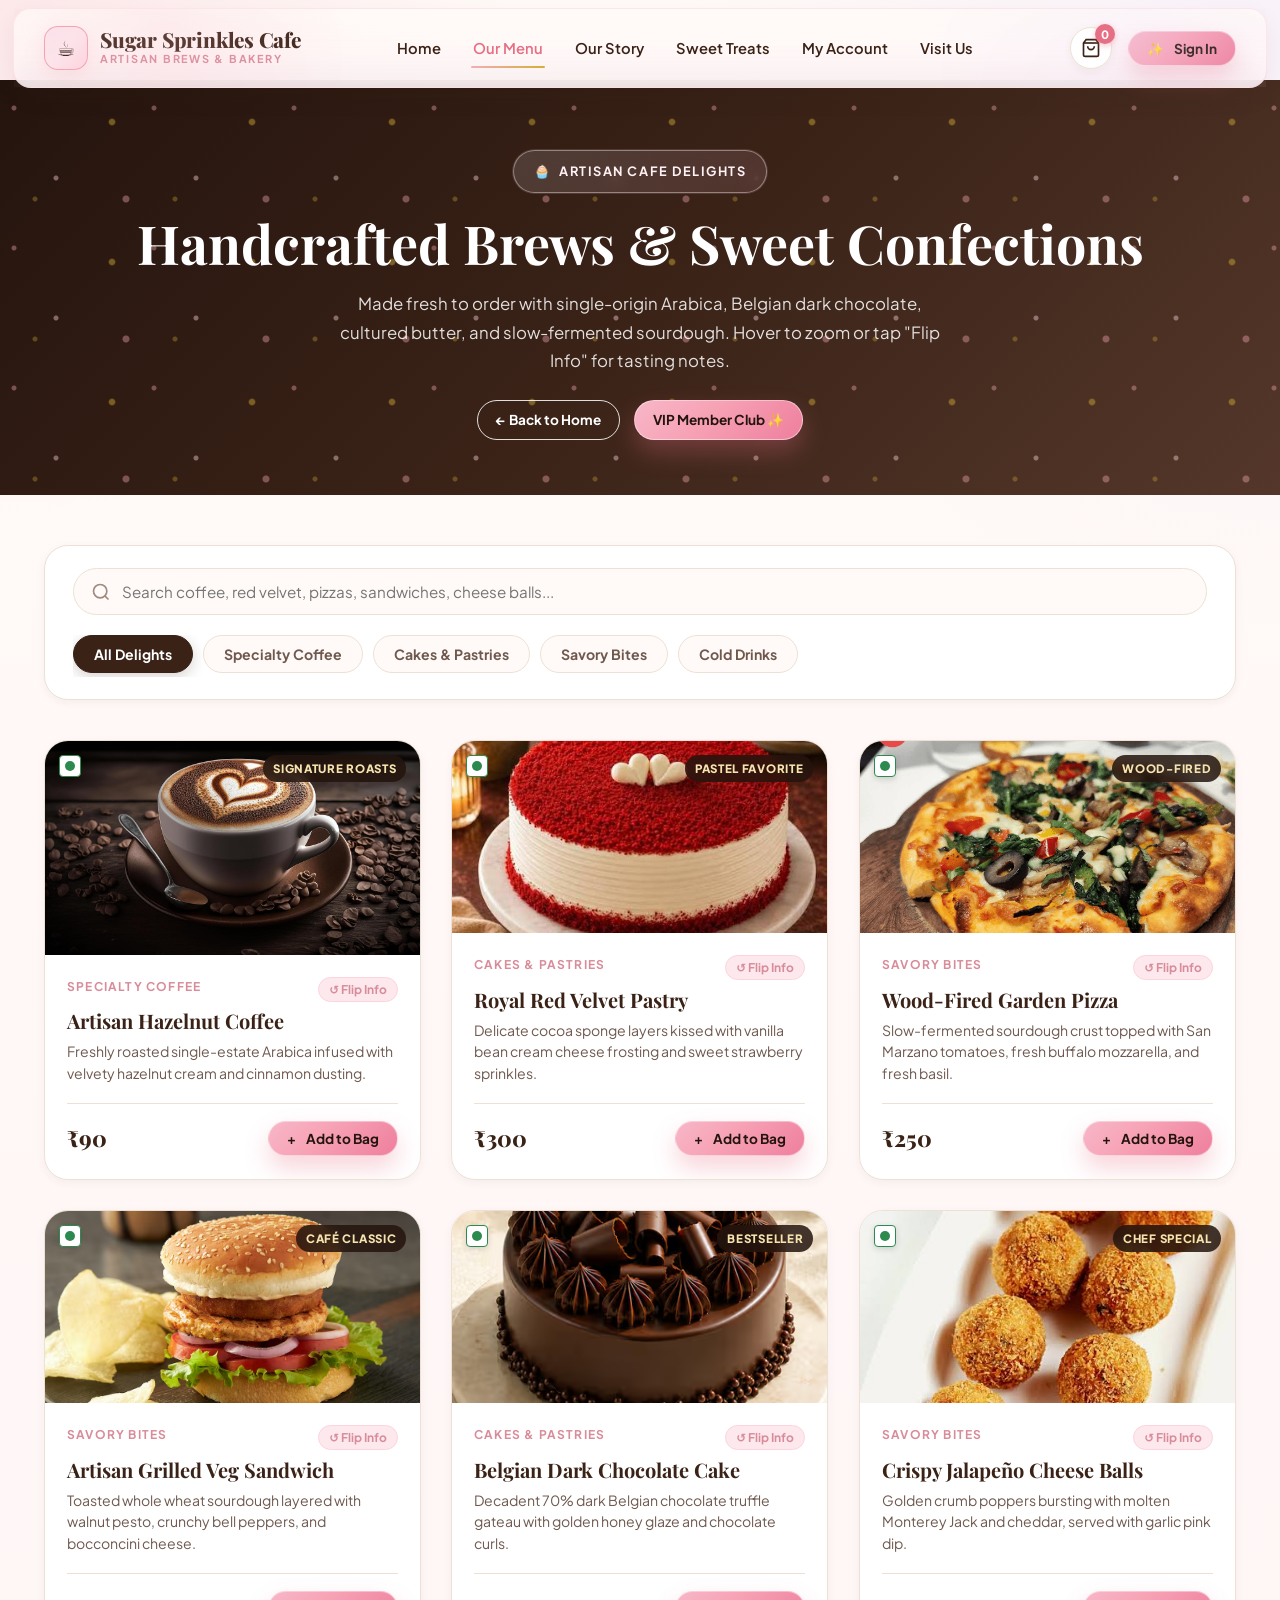
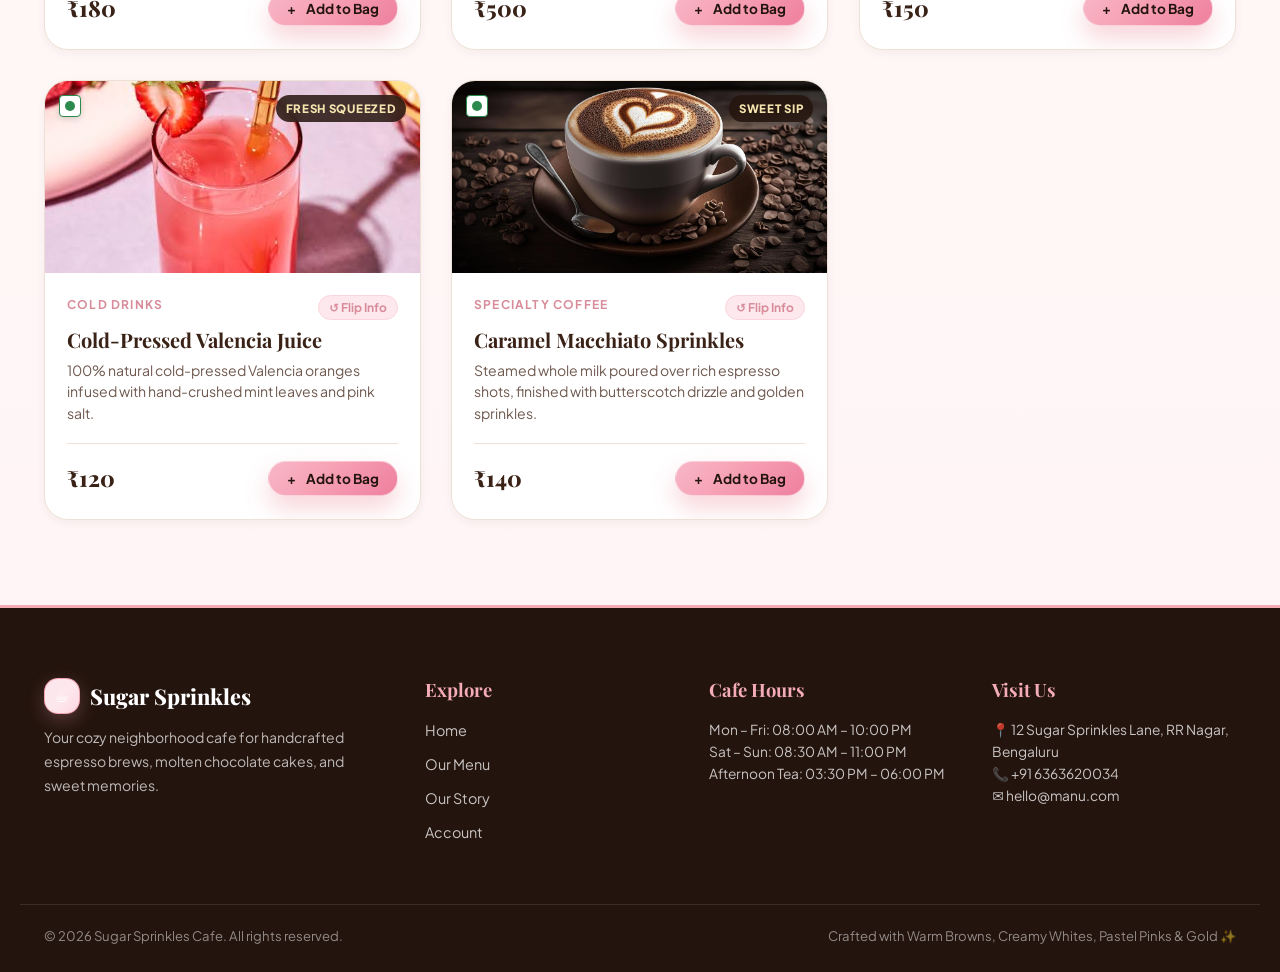
<file: menupage.html>
<!DOCTYPE html>
<html lang="en">
<head>
  <meta charset="UTF-8">
  <meta name="viewport" content="width=device-width, initial-scale=1.0">
  <meta name="description" content="Explore the artisan menu of Sugar Sprinkles Cafe: specialty roasted coffee, freshly baked red velvet and Belgian chocolate cakes, wood-fired sourdough pizzas, and cold-pressed drinks.">
  <title>Our Artisan Menu | Sugar Sprinkles Cafe</title>

  <!-- Google Fonts: Playfair Display (Serif) & Plus Jakarta Sans (Sans-serif) -->
  <link rel="preconnect" href="https://fonts.googleapis.com">
  <link rel="preconnect" href="https://fonts.gstatic.com" crossorigin>
  <link href="https://fonts.googleapis.com/css2?family=Playfair+Display:ital,wght@0,400..900;1,400..900&family=Plus+Jakarta+Sans:wght@300;400;500;600;700;800&display=swap" rel="stylesheet">

  <!-- Master Stylesheet -->
  <link rel="stylesheet" href="css/sugar-sprinkles.css">
</head>
<body>

  <!-- ========================================================================
       STICKY NAVIGATION BAR (SMOOTH HOVER ANIMATIONS)
       ======================================================================== -->
  <header class="site-nav" id="mainHeader">
    <div class="container nav-container">
      <!-- Brand Logo -->
      <a href="index.html" class="brand-wrap">
        <div class="brand-cup">☕</div>
        <div class="brand-titles">
          <span class="brand-name">Sugar Sprinkles Cafe</span>
          <span class="brand-tagline">Artisan Brews &amp; Bakery</span>
        </div>
      </a>

      <!-- Desktop Links with Hover Animations -->
      <nav class="nav-menu">
        <a href="index.html#hero" class="nav-item">Home</a>
        <a href="menupage.html" class="nav-item active">Our Menu</a>
        <a href="index.html#story" class="nav-item">Our Story</a>
        <a href="index.html#specials" class="nav-item">Sweet Treats</a>
        <a href="homepage.html" class="nav-item">My Account</a>
        <a href="index.html#contact" class="nav-item">Visit Us</a>
      </nav>

      <!-- Nav Actions -->
      <div class="nav-right">
        <!-- Cart Drawer Trigger Button -->
        <button class="cart-btn" id="openCartDrawerBtn" aria-label="Open Shopping Bag">
          <svg width="20" height="20" viewBox="0 0 24 24" fill="none" stroke="currentColor" stroke-width="2">
            <path d="M6 2L3 6v14a2 2 0 0 0 2 2h14a2 2 0 0 0 2-2V6l-3-4z"/>
            <line x1="3" y1="6" x2="21" y2="6"/>
            <path d="M16 10a4 4 0 0 1-8 0"/>
          </svg>
          <span class="cart-counter" id="cartBadgeCount">0</span>
        </button>

        <!-- Glassmorphism Auth Modal Trigger Button -->
        <button class="btn btn-pink btn-sm" id="openAuthModalBtn">
          <span>✨</span> Sign In
        </button>

        <!-- Mobile Menu Toggle Button -->
        <button class="menu-toggle" id="mobileMenuToggle" aria-label="Toggle mobile menu">
          <span></span>
          <span></span>
          <span></span>
        </button>
      </div>
    </div>
  </header>

  <!-- ========================================================================
       PAGE HEADER BANNER (WARM BROWNS & PASTEL SPRINKLES)
       ======================================================================== -->
  <section style="background:linear-gradient(135deg, var(--c-brown-deep) 0%, var(--c-brown-dark) 50%, var(--c-brown) 100%); color:#fff; padding:70px 0 55px; position:relative; overflow:hidden;">
    <div class="hero-sprinkles-overlay"></div>
    <div class="container" style="position:relative; z-index:2; text-align:center;">
      <div class="hero-pill-badge" style="margin:0 auto 16px;">
        <span>🧁</span> ARTISAN CAFE DELIGHTS
      </div>
      <h1 style="color:#ffffff; margin-bottom:14px; font-size:clamp(2.2rem, 4.2vw, 3.4rem);">
        Handcrafted Brews &amp; <span>Sweet Confections</span>
      </h1>
      <p style="color:rgba(255,255,255,0.85); max-width:620px; margin:0 auto 24px; font-size:1.05rem; line-height:1.7;">
        Made fresh to order with single-origin Arabica, Belgian dark chocolate, cultured butter, and slow-fermented sourdough. Hover to zoom or tap "Flip Info" for tasting notes.
      </p>
      <div style="display:flex; justify-content:center; gap:14px; flex-wrap:wrap;">
        <a href="index.html" class="btn btn-outline-white btn-sm">← Back to Home</a>
        <a href="homepage.html" class="btn btn-pink btn-sm">VIP Member Club ✨</a>
      </div>
    </div>
  </section>

  <!-- ========================================================================
       MENU SHOWCASE SECTION (FILTER, SEARCH & 3D FLIP/ZOOM GRID)
       ======================================================================== -->
  <main class="section" style="padding-top:50px;">
    <div class="container">
      <!-- Menu Search & Filter Toolbar -->
      <div class="menu-toolbar">
        <div class="menu-search-wrap">
          <svg width="20" height="20" viewBox="0 0 24 24" fill="none" stroke="currentColor" stroke-width="2">
            <circle cx="11" cy="11" r="8"/><line x1="21" y1="21" x2="16.65" y2="16.65"/>
          </svg>
          <input type="text" id="sugarMenuSearch" class="menu-search-input" placeholder="Search coffee, red velvet, pizzas, sandwiches, cheese balls...">
        </div>

        <div class="category-filter-list" role="tablist">
          <button class="category-btn active" data-category="All">All Delights</button>
          <button class="category-btn" data-category="Specialty Coffee">Specialty Coffee</button>
          <button class="category-btn" data-category="Cakes &amp; Pastries">Cakes &amp; Pastries</button>
          <button class="category-btn" data-category="Savory Bites">Savory Bites</button>
          <button class="category-btn" data-category="Cold Drinks">Cold Drinks</button>
        </div>
      </div>

      <!-- Menu Grid (Filled dynamically with hover zoom & 3D flip by sugar-sprinkles.js) -->
      <div class="menu-grid" id="sugarMenuGrid"></div>
    </div>
  </main>

  <!-- ========================================================================
       LOGIN / REGISTRATION MODAL
       ======================================================================== -->
  <div class="glass-modal-overlay" id="glassAuthModal">
    <div class="glass-modal-card">
      <button class="glass-modal-close" id="closeGlassModalBtn" aria-label="Close modal">&times;</button>

      <!-- Modal Heading -->
      <div style="text-align:center; margin-bottom:20px;">
        <div style="width:48px; height:48px; border-radius:50%; background:var(--c-pink-soft); color:var(--c-pink-accent); font-size:1.4rem; display:flex; align-items:center; justify-content:center; margin:0 auto 10px;">✨</div>
        <h2 id="glassModalTitle" style="font-size:1.6rem; margin-bottom:4px; color:var(--c-brown-dark);">Welcome to Sugar Sprinkles</h2>
        <p id="glassModalSub" style="font-size:0.86rem; color:var(--c-text-muted);">Sign in for sweet treats and cafe privileges.</p>
      </div>

      <!-- Segmented Tabs -->
      <div class="glass-tabs">
        <button type="button" class="glass-tab-btn active" id="glassTabLogin">Sign In</button>
        <button type="button" class="glass-tab-btn" id="glassTabRegister">Create Account</button>
      </div>

      <!-- 1-Click Demo Guest Sign-In -->
      <div class="glass-quick-demo">
        <div>
          <strong>Fast Demo Evaluation</strong>
          <span>Instant 1-click test sign in</span>
        </div>
        <button type="button" class="btn btn-pink btn-sm" id="glassQuickDemoBtn">
          ⚡ 1-Click Demo
        </button>
      </div>

      <!-- Form 1: Sign In -->
      <form id="glassLoginForm">
        <div class="glass-form-group">
          <label class="glass-label" for="glassLoginEmail">Email Address</label>
          <div class="glass-input-wrap">
            <span class="glass-input-icon">✉</span>
            <input type="email" id="glassLoginEmail" class="glass-input" placeholder="you@example.com" value="sweet@sugarsprinkles.com" required>
          </div>
        </div>

        <div class="glass-form-group">
          <label class="glass-label" for="glassLoginPassword">Password</label>
          <div class="glass-input-wrap">
            <span class="glass-input-icon">🔒</span>
            <input type="password" id="glassLoginPassword" class="glass-input" placeholder="Enter password" value="sprinkles123" required>
            <button type="button" class="glass-pwd-toggle" data-target="glassLoginPassword">👁</button>
          </div>
        </div>

        <button type="submit" class="btn btn-primary" style="width:100%; margin-top:10px;">
          Sign In to Cafe
        </button>
      </form>

      <!-- Form 2: Create Account -->
      <form id="glassRegisterForm" style="display:none;">
        <div class="glass-form-group">
          <label class="glass-label" for="glassRegName">Your Name</label>
          <div class="glass-input-wrap">
            <span class="glass-input-icon">👤</span>
            <input type="text" id="glassRegName" class="glass-input" placeholder="How should we greet you?" required>
          </div>
        </div>

        <div class="glass-form-group">
          <label class="glass-label" for="glassRegEmail">Email Address</label>
          <div class="glass-input-wrap">
            <span class="glass-input-icon">✉</span>
            <input type="email" id="glassRegEmail" class="glass-input" placeholder="you@domain.com" required>
          </div>
        </div>

        <div class="glass-form-group">
          <label class="glass-label" for="glassRegPassword">Create Password</label>
          <div class="glass-input-wrap">
            <span class="glass-input-icon">🔒</span>
            <input type="password" id="glassRegPassword" class="glass-input" placeholder="At least 6 characters" required>
            <button type="button" class="glass-pwd-toggle" data-target="glassRegPassword">👁</button>
          </div>
          <div class="glass-strength-meter">
            <div class="glass-strength-bar" id="glassStrengthBar"></div>
          </div>
          <div class="glass-strength-text" id="glassStrengthText"></div>
        </div>

        <button type="submit" class="btn btn-pink" style="width:100%; margin-top:10px;">
          Create My Sweet Account
        </button>
      </form>

      <div style="font-size:0.75rem; text-align:center; color:var(--c-text-muted); margin-top:18px;">
        🔒 Demo Session: Stored in browser localStorage. No real credentials transmitted.
      </div>
    </div>
  </div>

  <!-- ========================================================================
       SLIDING SHOPPING CART DRAWER
       ======================================================================== -->
  <div class="cart-drawer-overlay" id="cartDrawerOverlay"></div>
  <aside class="cart-drawer" id="cartDrawer">
    <div class="cart-drawer-head">
      <div style="display:flex; align-items:center; gap:8px;">
        <span style="font-size:1.3rem;">🧁</span>
        <h3 style="margin:0; font-size:1.25rem;">Your Sweet Bag</h3>
      </div>
      <button id="closeCartDrawerBtn" style="font-size:1.5rem; color:var(--c-text-muted); cursor:pointer;">&times;</button>
    </div>

    <div class="cart-drawer-body" id="cartDrawerItems"></div>

    <div class="cart-drawer-foot">
      <div style="display:flex; justify-content:space-between; align-items:center; margin-bottom:16px;">
        <span style="font-weight:600; color:var(--c-text-muted);">Total Amount:</span>
        <strong id="cartDrawerTotal" style="font-size:1.4rem; color:var(--c-brown-dark); font-family:var(--font-serif);">₹0</strong>
      </div>
      <button class="btn btn-pink" id="sugarCheckoutBtn" style="width:100%; margin-bottom:10px;">
        Complete Demo Order
      </button>
      <button class="btn btn-outline" id="clearSugarCartBtn" style="width:100%; font-size:0.82rem; padding:8px;">
        Clear Bag
      </button>
    </div>
  </aside>

  <!-- ========================================================================
       FOOTER (WARM BROWNS & PASTEL DETAILS)
       ======================================================================== -->
  <footer class="site-foot">
    <div class="container foot-grid">
      <div>
        <div style="display:flex; align-items:center; gap:10px; margin-bottom:12px;">
          <div class="brand-cup" style="width:36px; height:36px; font-size:1rem;">☕</div>
          <span style="font-family:var(--font-serif); font-size:1.35rem; font-weight:800; color:#ffffff;">Sugar Sprinkles</span>
        </div>
        <p style="font-size:0.88rem; color:rgba(255, 255, 255, 0.7); line-height:1.7;">
          Your cozy neighborhood cafe for handcrafted espresso brews, molten chocolate cakes, and sweet memories.
        </p>
      </div>

      <div>
        <h4 class="foot-title">Explore</h4>
        <a href="index.html#hero" class="foot-link">Home</a>
        <a href="menupage.html" class="foot-link">Our Menu</a>
        <a href="index.html#story" class="foot-link">Our Story</a>
        <a href="homepage.html" class="foot-link">Account</a>
      </div>

      <div>
        <h4 class="foot-title">Cafe Hours</h4>
        <p style="font-size:0.86rem; color:rgba(255, 255, 255, 0.75); line-height:1.6;">
          Mon – Fri: 08:00 AM – 10:00 PM<br>
          Sat – Sun: 08:30 AM – 11:00 PM<br>
          Afternoon Tea: 03:30 PM – 06:00 PM
        </p>
      </div>

      <div>
        <h4 class="foot-title">Visit Us</h4>
        <p style="font-size:0.86rem; color:rgba(255, 255, 255, 0.75); line-height:1.6;">
          📍 12 Sugar Sprinkles Lane, RR Nagar, Bengaluru<br>
          📞 +91 6363620034<br>
          ✉ hello@manu.com
        </p>
      </div>
    </div>

    <div class="container" style="border-top:1px solid rgba(255, 255, 255, 0.1); padding-top:20px; display:flex; justify-content:space-between; align-items:center; flex-wrap:wrap; gap:10px; font-size:0.82rem; color:rgba(255, 255, 255, 0.5);">
      <div>&copy; 2026 Sugar Sprinkles Cafe. All rights reserved.</div>
      <div>Crafted with Warm Browns, Creamy Whites, Pastel Pinks &amp; Gold ✨</div>
    </div>
  </footer>

  <!-- Master JavaScript File -->
  <script src="js/sugar-sprinkles.js"></script>
</body>
</html>
</file>
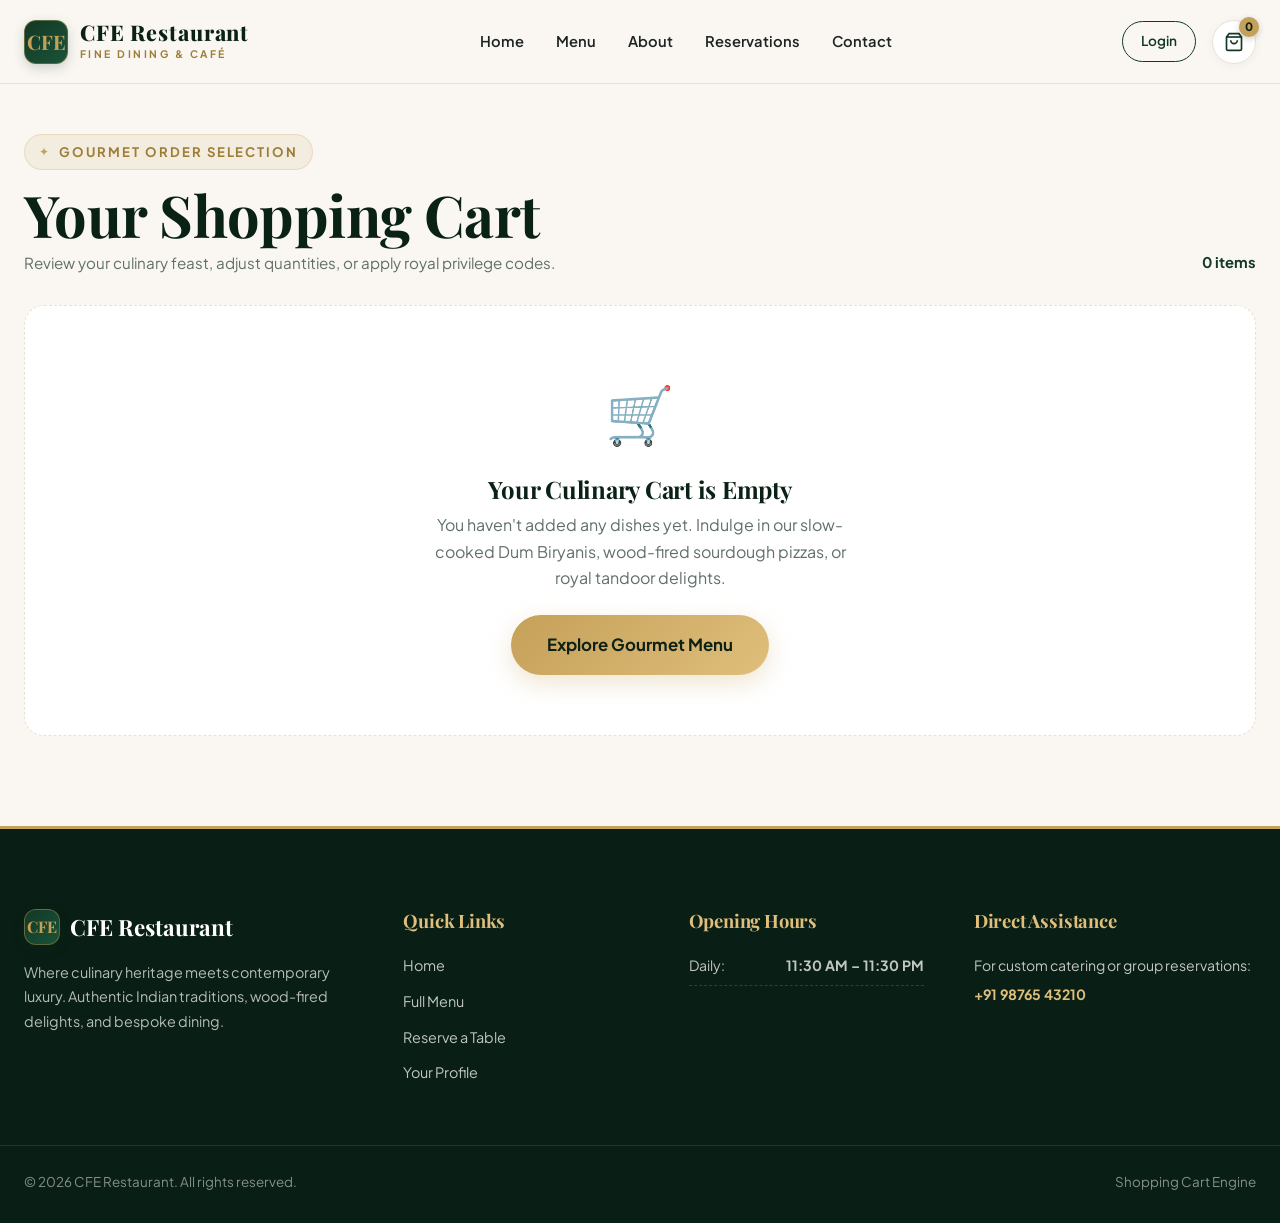
<file: CFE-Restaurant/cart.html>
<!DOCTYPE html>
<html lang="en">
<head>
  <meta charset="UTF-8">
  <meta name="viewport" content="width=device-width, initial-scale=1.0">
  <meta name="description" content="CFE Restaurant Shopping Cart - Review your selected gourmet items, apply promotional discounts, and complete your demonstration dining order.">
  <title>Shopping Cart | CFE Restaurant</title>
  
  <!-- Google Fonts: Playfair Display & Plus Jakarta Sans -->
  <link rel="preconnect" href="https://fonts.googleapis.com">
  <link rel="preconnect" href="https://fonts.gstatic.com" crossorigin>
  <link href="https://fonts.googleapis.com/css2?family=Playfair+Display:ital,wght@0,400..900;1,400..900&family=Plus+Jakarta+Sans:wght@300;400;500;600;700;800&display=swap" rel="stylesheet">
  
  <!-- Master Stylesheet -->
  <link rel="stylesheet" href="css/style.css">
</head>
<body>

  <!-- ========================================================================
       SITE HEADER / NAVIGATION
       ======================================================================== -->
  <header class="site-header" id="siteHeader">
    <div class="container navbar">
      <a href="index.html" class="brand-logo" aria-label="CFE Restaurant Home">
        <div class="brand-emblem">CFE</div>
        <div class="brand-text">
          <span class="brand-title">CFE Restaurant</span>
          <span class="brand-subtitle">Fine Dining &amp; Café</span>
        </div>
      </a>

      <nav class="nav-links" aria-label="Main Navigation">
        <a href="index.html" class="nav-link">Home</a>
        <a href="menu.html" class="nav-link">Menu</a>
        <a href="about.html" class="nav-link">About</a>
        <a href="reservation.html" class="nav-link">Reservations</a>
        <a href="contact.html" class="nav-link">Contact</a>
      </nav>

      <div class="nav-actions">
        <a href="cart.html" class="cart-trigger" aria-label="Shopping Cart">
          <svg width="20" height="20" viewBox="0 0 24 24" fill="none" stroke="currentColor" stroke-width="2">
            <path d="M6 2L3 6v14a2 2 0 0 0 2 2h14a2 2 0 0 0 2-2V6l-3-4z"/>
            <line x1="3" y1="6" x2="21" y2="6"/>
            <path d="M16 10a4 4 0 0 1-8 0"/>
          </svg>
          <span class="cart-badge" id="navCartBadge">0</span>
        </a>

        <button class="mobile-menu-btn" id="mobileMenuBtn" aria-label="Toggle navigation menu">
          <span></span>
          <span></span>
          <span></span>
        </button>
      </div>
    </div>
  </header>

  <div class="mobile-nav-overlay" id="mobileNavOverlay"></div>
  <aside class="mobile-nav-drawer" id="mobileNavDrawer" aria-label="Mobile Navigation">
    <nav class="mobile-nav-links">
      <a href="index.html" class="mobile-nav-link">Home</a>
      <a href="menu.html" class="mobile-nav-link">Our Menu</a>
      <a href="about.html" class="mobile-nav-link">About Us</a>
      <a href="reservation.html" class="mobile-nav-link">Reserve Table</a>
      <a href="contact.html" class="mobile-nav-link">Contact &amp; Location</a>
      <a href="cart.html" class="mobile-nav-link active">Shopping Cart</a>
    </nav>
  </aside>

  <!-- ========================================================================
       SHOPPING CART CONTENT
       ======================================================================== -->
  <main>
    <section class="section" style="padding-top:50px;">
      <div class="container">
        <!-- Breadcrumb & Header -->
        <div style="margin-bottom:30px; display:flex; justify-content:space-between; align-items:flex-end; flex-wrap:wrap; gap:16px;">
          <div>
            <span class="section-tag" style="margin-bottom:8px;">Gourmet Order Selection</span>
            <h1>Your Shopping Cart</h1>
            <p style="color:var(--color-text-muted); font-size:0.95rem;">
              Review your culinary feast, adjust quantities, or apply royal privilege codes.
            </p>
          </div>
          <div style="font-size:0.92rem; color:var(--color-primary); font-weight:700;" id="cartTotalCountText">
            0 items
          </div>
        </div>

        <!-- Empty Cart State -->
        <div class="empty-state" id="cartEmptyState" style="display:none;">
          <div class="empty-state-icon">🛒</div>
          <h2 class="empty-state-title">Your Culinary Cart is Empty</h2>
          <p class="empty-state-desc">
            You haven't added any dishes yet. Indulge in our slow-cooked Dum Biryanis, wood-fired sourdough pizzas, or royal tandoor delights.
          </p>
          <a href="menu.html" class="btn btn-gold btn-lg">Explore Gourmet Menu</a>
        </div>

        <!-- Active Cart Layout (Grid: Table + Summary) -->
        <div class="cart-layout" id="cartLayout">
          <!-- Left: Items Table Card -->
          <div class="cart-table-card">
            <div style="overflow-x:auto;">
              <table class="cart-table">
                <thead>
                  <tr>
                    <th>Dish Details</th>
                    <th>Price</th>
                    <th>Quantity</th>
                    <th>Subtotal</th>
                    <th style="text-align:right;">Action</th>
                  </tr>
                </thead>
                <tbody id="cartTableBody">
                  <!-- Dynamically populated by js/cart.js -->
                </tbody>
              </table>
            </div>

            <div style="display:flex; justify-content:space-between; align-items:center; margin-top:24px; padding-top:20px; border-top:1px solid var(--color-border); flex-wrap:wrap; gap:16px;">
              <a href="menu.html" class="btn btn-outline" style="gap:8px;">
                &larr; Continue Shopping
              </a>
              <button class="btn btn-outline-gold" id="clearCartBtn" style="color:var(--color-danger); border-color:var(--color-danger);">
                Clear Entire Cart
              </button>
            </div>
          </div>

          <!-- Right: Summary Card -->
          <aside class="cart-summary-card">
            <h2 class="cart-summary-title">Order Summary</h2>

            <div class="summary-row">
              <span>Items Subtotal:</span>
              <strong id="cartSubtotal">₹0</strong>
            </div>

            <div class="summary-row">
              <span>GST &amp; Restaurant Tax (5%):</span>
              <strong id="cartTax">₹0</strong>
            </div>

            <div class="summary-row">
              <span>Delivery / Dine Packaging:</span>
              <strong id="cartDelivery">₹0</strong>
            </div>

            <!-- Discount Row (Hidden if no promo) -->
            <div class="summary-row" id="cartDiscountRow" style="display:none; color:var(--color-success);">
              <span>Privilege Discount:</span>
              <strong id="cartDiscount">-₹0</strong>
            </div>

            <!-- Promo Code Section -->
            <div style="margin:20px 0;">
              <label class="form-label" style="font-size:0.8rem;">Promotional Privilege Code</label>
              <div class="promo-code-box">
                <input type="text" id="promoCodeInput" class="promo-input" placeholder="Try CFE10 or ROYAL100">
                <button class="btn btn-primary btn-sm" id="applyPromoBtn">Apply</button>
              </div>
              <span style="font-size:0.75rem; color:var(--color-text-light);">Use <strong>CFE10</strong> for 10% off your gourmet order.</span>
            </div>

            <!-- Grand Total -->
            <div class="summary-row total">
              <span>Total Payable:</span>
              <span id="cartGrandTotal" style="color:var(--color-primary-dark);">₹0</span>
            </div>

            <!-- Checkout Button -->
            <button class="btn btn-gold btn-lg" id="proceedCheckoutBtn" style="width:100%; margin-top:24px;">
              Proceed to Checkout
            </button>

            <!-- Demo Note -->
            <div style="margin-top:18px; text-align:center; font-size:0.76rem; color:var(--color-text-light); line-height:1.5;">
              🔒 <strong>Safe Frontend Demo:</strong> All calculations, discounts, and order confirmations work in-browser without actual payments.
            </div>
          </aside>
        </div>
      </div>
    </section>
  </main>

  <!-- ========================================================================
       FOOTER
       ======================================================================== -->
  <footer class="site-footer">
    <div class="container footer-grid">
      <div>
        <div style="display:flex; align-items:center; gap:10px; margin-bottom:14px;">
          <div class="brand-emblem" style="width:36px; height:36px; font-size:1rem;">CFE</div>
          <span style="font-family:var(--font-heading); font-size:1.4rem; font-weight:700; color:#ffffff;">CFE Restaurant</span>
        </div>
        <p class="footer-text">
          Where culinary heritage meets contemporary luxury. Authentic Indian traditions, wood-fired delights, and bespoke dining.
        </p>
      </div>

      <div>
        <h4 class="footer-heading">Quick Links</h4>
        <div class="footer-links">
          <a href="index.html" class="footer-link">Home</a>
          <a href="menu.html" class="footer-link">Full Menu</a>
          <a href="reservation.html" class="footer-link">Reserve a Table</a>
          <a href="profile.html" class="footer-link">Your Profile</a>
        </div>
      </div>

      <div>
        <h4 class="footer-heading">Opening Hours</h4>
        <div class="footer-hours-list">
          <div class="footer-hours-item">
            <span>Daily:</span>
            <strong>11:30 AM – 11:30 PM</strong>
          </div>
        </div>
      </div>

      <div>
        <h4 class="footer-heading">Direct Assistance</h4>
        <div style="font-size:0.88rem; color:rgba(255, 255, 255, 0.75);">
          <p>For custom catering or group reservations:</p>
          <p style="color:var(--color-accent-light); font-weight:700; margin-top:6px;">+91 98765 43210</p>
        </div>
      </div>
    </div>

    <div class="container footer-bottom">
      <div>&copy; 2026 CFE Restaurant. All rights reserved.</div>
      <div>Shopping Cart Engine</div>
    </div>
  </footer>

  <button class="back-to-top" aria-label="Back to top">↑</button>

  <!-- JavaScript Files -->
  <script src="js/main.js"></script>
  <script src="js/cart.js"></script>
</body>
</html>
</file>
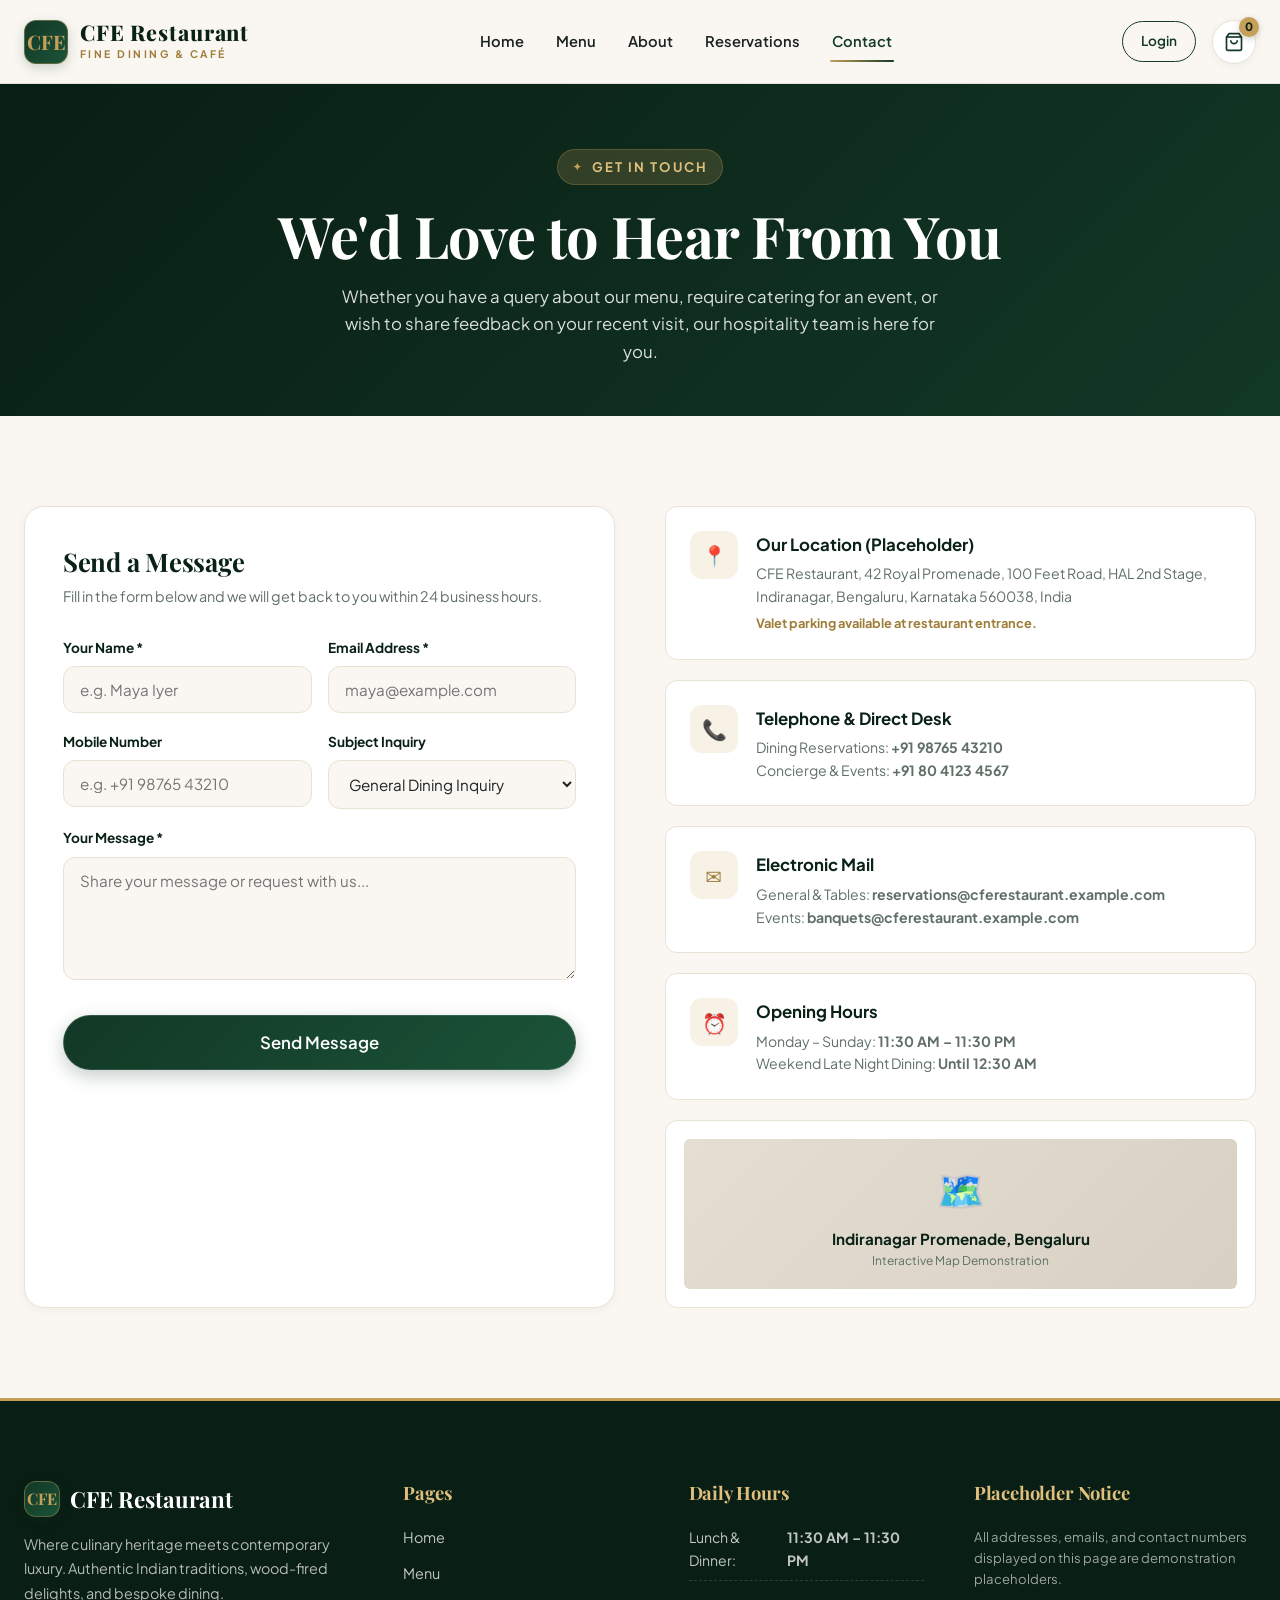
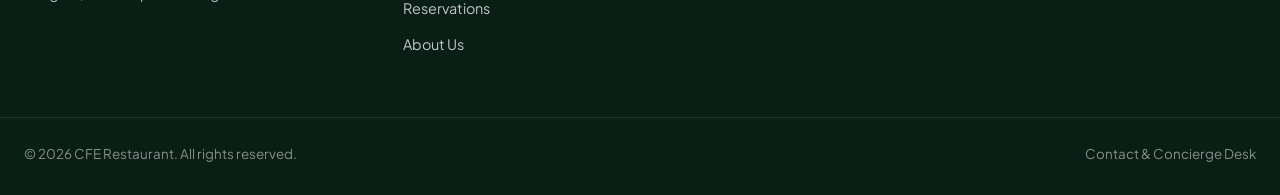
<file: CFE-Restaurant/contact.html>
<!DOCTYPE html>
<html lang="en">
<head>
  <meta charset="UTF-8">
  <meta name="viewport" content="width=device-width, initial-scale=1.0">
  <meta name="description" content="Contact CFE Restaurant - Find our address in Indiranagar, Bengaluru, opening hours, contact phone numbers, or submit an inquiry for events and private banquets.">
  <title>Contact Us | CFE Restaurant</title>
  
  <!-- Google Fonts: Playfair Display & Plus Jakarta Sans -->
  <link rel="preconnect" href="https://fonts.googleapis.com">
  <link rel="preconnect" href="https://fonts.gstatic.com" crossorigin>
  <link href="https://fonts.googleapis.com/css2?family=Playfair+Display:ital,wght@0,400..900;1,400..900&family=Plus+Jakarta+Sans:wght@300;400;500;600;700;800&display=swap" rel="stylesheet">
  
  <!-- Master Stylesheet -->
  <link rel="stylesheet" href="css/style.css">
</head>
<body>

  <!-- ========================================================================
       SITE HEADER / NAVIGATION
       ======================================================================== -->
  <header class="site-header" id="siteHeader">
    <div class="container navbar">
      <a href="index.html" class="brand-logo" aria-label="CFE Restaurant Home">
        <div class="brand-emblem">CFE</div>
        <div class="brand-text">
          <span class="brand-title">CFE Restaurant</span>
          <span class="brand-subtitle">Fine Dining &amp; Café</span>
        </div>
      </a>

      <nav class="nav-links" aria-label="Main Navigation">
        <a href="index.html" class="nav-link">Home</a>
        <a href="menu.html" class="nav-link">Menu</a>
        <a href="about.html" class="nav-link">About</a>
        <a href="reservation.html" class="nav-link">Reservations</a>
        <a href="contact.html" class="nav-link active">Contact</a>
      </nav>

      <div class="nav-actions">
        <a href="cart.html" class="cart-trigger" aria-label="Shopping Cart">
          <svg width="20" height="20" viewBox="0 0 24 24" fill="none" stroke="currentColor" stroke-width="2">
            <path d="M6 2L3 6v14a2 2 0 0 0 2 2h14a2 2 0 0 0 2-2V6l-3-4z"/>
            <line x1="3" y1="6" x2="21" y2="6"/>
            <path d="M16 10a4 4 0 0 1-8 0"/>
          </svg>
          <span class="cart-badge" id="navCartBadge">0</span>
        </a>

        <button class="mobile-menu-btn" id="mobileMenuBtn" aria-label="Toggle navigation menu">
          <span></span>
          <span></span>
          <span></span>
        </button>
      </div>
    </div>
  </header>

  <div class="mobile-nav-overlay" id="mobileNavOverlay"></div>
  <aside class="mobile-nav-drawer" id="mobileNavDrawer" aria-label="Mobile Navigation">
    <nav class="mobile-nav-links">
      <a href="index.html" class="mobile-nav-link">Home</a>
      <a href="menu.html" class="mobile-nav-link">Our Menu</a>
      <a href="about.html" class="mobile-nav-link">About Us</a>
      <a href="reservation.html" class="mobile-nav-link">Reserve Table</a>
      <a href="contact.html" class="mobile-nav-link active">Contact &amp; Location</a>
      <a href="cart.html" class="mobile-nav-link">Shopping Cart</a>
    </nav>
  </aside>

  <!-- ========================================================================
       PAGE HERO
       ======================================================================== -->
  <main>
    <section style="background:linear-gradient(135deg, #091e14 0%, #123826 100%); color:#ffffff; padding:65px 0 50px; text-align:center;">
      <div class="container">
        <span class="section-tag" style="background:rgba(197, 160, 89, 0.2); color:var(--color-accent-light);">Get in Touch</span>
        <h1 style="color:#ffffff; margin-bottom:12px;">We'd Love to Hear From You</h1>
        <p style="color:rgba(255, 255, 255, 0.85); max-width:620px; margin:0 auto; font-size:1.05rem;">
          Whether you have a query about our menu, require catering for an event, or wish to share feedback on your recent visit, our hospitality team is here for you.
        </p>
      </div>
    </section>

    <!-- ========================================================================
         CONTACT GRID: FORM & INFORMATION CARDS
         ======================================================================== -->
    <section class="section">
      <div class="container">
        <div class="contact-grid">
          <!-- LEFT: Contact Form -->
          <div style="background:#ffffff; border-radius:var(--radius-lg); padding:38px; border:1px solid var(--color-border); box-shadow:var(--shadow-sm);">
            <h2 style="font-size:1.6rem; margin-bottom:8px;">Send a Message</h2>
            <p style="color:var(--color-text-muted); font-size:0.9rem; margin-bottom:28px;">
              Fill in the form below and we will get back to you within 24 business hours.
            </p>

            <form id="contactForm" novalidate>
              <div style="display:grid; grid-template-columns:1fr 1fr; gap:16px;">
                <div class="form-group">
                  <label class="form-label" for="contactName">Your Name *</label>
                  <input type="text" id="contactName" class="form-control no-icon" placeholder="e.g. Maya Iyer" required>
                  <span class="form-error" id="contactNameError"></span>
                </div>

                <div class="form-group">
                  <label class="form-label" for="contactEmail">Email Address *</label>
                  <input type="email" id="contactEmail" class="form-control no-icon" placeholder="maya@example.com" required>
                  <span class="form-error" id="contactEmailError"></span>
                </div>
              </div>

              <div style="display:grid; grid-template-columns:1fr 1fr; gap:16px;">
                <div class="form-group">
                  <label class="form-label" for="contactPhone">Mobile Number</label>
                  <input type="tel" id="contactPhone" class="form-control no-icon" placeholder="e.g. +91 98765 43210">
                </div>

                <div class="form-group">
                  <label class="form-label" for="contactSubject">Subject Inquiry</label>
                  <select id="contactSubject" class="form-control no-icon">
                    <option value="General Dining Inquiry">General Dining Inquiry</option>
                    <option value="Private Banquet / Event">Private Banquet / Event</option>
                    <option value="Custom Catering Request">Custom Catering Request</option>
                    <option value="Feedback / Compliment">Feedback / Compliment</option>
                    <option value="Press & Media Relations">Press &amp; Media Relations</option>
                  </select>
                </div>
              </div>

              <div class="form-group">
                <label class="form-label" for="contactMessage">Your Message *</label>
                <textarea id="contactMessage" class="form-control no-icon" rows="5" placeholder="Share your message or request with us..." required></textarea>
                <span class="form-error" id="contactMsgError"></span>
              </div>

              <button type="submit" class="btn btn-primary btn-lg" style="width:100%; margin-top:10px;">
                Send Message
              </button>
            </form>
          </div>

          <!-- RIGHT: Restaurant Details & Map Mockup -->
          <div class="contact-info-cards">
            <!-- Card 1: Address -->
            <div class="contact-info-card">
              <div class="contact-icon-box">📍</div>
              <div>
                <strong style="display:block; font-size:1.05rem; margin-bottom:4px; color:var(--color-primary-dark);">Our Location (Placeholder)</strong>
                <p style="font-size:0.88rem; color:var(--color-text-muted); line-height:1.6;">
                  CFE Restaurant, 42 Royal Promenade, 100 Feet Road, HAL 2nd Stage, Indiranagar, Bengaluru, Karnataka 560038, India
                </p>
                <div style="font-size:0.8rem; color:var(--color-accent-dark); font-weight:700; margin-top:6px;">
                  Valet parking available at restaurant entrance.
                </div>
              </div>
            </div>

            <!-- Card 2: Contact Numbers -->
            <div class="contact-info-card">
              <div class="contact-icon-box">📞</div>
              <div>
                <strong style="display:block; font-size:1.05rem; margin-bottom:4px; color:var(--color-primary-dark);">Telephone &amp; Direct Desk</strong>
                <p style="font-size:0.88rem; color:var(--color-text-muted); line-height:1.6;">
                  Dining Reservations: <strong>+91 98765 43210</strong><br>
                  Concierge &amp; Events: <strong>+91 80 4123 4567</strong>
                </p>
              </div>
            </div>

            <!-- Card 3: Email -->
            <div class="contact-info-card">
              <div class="contact-icon-box">✉</div>
              <div>
                <strong style="display:block; font-size:1.05rem; margin-bottom:4px; color:var(--color-primary-dark);">Electronic Mail</strong>
                <p style="font-size:0.88rem; color:var(--color-text-muted); line-height:1.6;">
                  General &amp; Tables: <strong>reservations@cferestaurant.example.com</strong><br>
                  Events: <strong>banquets@cferestaurant.example.com</strong>
                </p>
              </div>
            </div>

            <!-- Card 4: Operating Hours -->
            <div class="contact-info-card">
              <div class="contact-icon-box">⏰</div>
              <div>
                <strong style="display:block; font-size:1.05rem; margin-bottom:4px; color:var(--color-primary-dark);">Opening Hours</strong>
                <p style="font-size:0.88rem; color:var(--color-text-muted); line-height:1.6;">
                  Monday – Sunday: <strong>11:30 AM – 11:30 PM</strong><br>
                  Weekend Late Night Dining: <strong>Until 12:30 AM</strong>
                </p>
              </div>
            </div>

            <!-- Interactive Map Mockup Card -->
            <div style="background:#ffffff; border-radius:var(--radius-md); padding:18px; border:1px solid var(--color-border); text-align:center;">
              <div style="height:150px; background:linear-gradient(135deg, #e4ded3 0%, #d8d0c2 100%); border-radius:var(--radius-sm); display:flex; flex-direction:column; align-items:center; justify-content:center; position:relative; overflow:hidden;">
                <div style="font-size:2.5rem; color:var(--color-primary);">🗺️</div>
                <div style="font-weight:700; color:var(--color-primary-dark); font-size:0.95rem; margin-top:4px;">Indiranagar Promenade, Bengaluru</div>
                <div style="font-size:0.75rem; color:var(--color-text-muted);">Interactive Map Demonstration</div>
              </div>
            </div>
          </div>
        </div>
      </div>
    </section>
  </main>

  <!-- Footer -->
  <footer class="site-footer">
    <div class="container footer-grid">
      <div>
        <div style="display:flex; align-items:center; gap:10px; margin-bottom:14px;">
          <div class="brand-emblem" style="width:36px; height:36px; font-size:1rem;">CFE</div>
          <span style="font-family:var(--font-heading); font-size:1.4rem; font-weight:700; color:#ffffff;">CFE Restaurant</span>
        </div>
        <p class="footer-text">
          Where culinary heritage meets contemporary luxury. Authentic Indian traditions, wood-fired delights, and bespoke dining.
        </p>
      </div>

      <div>
        <h4 class="footer-heading">Pages</h4>
        <div class="footer-links">
          <a href="index.html" class="footer-link">Home</a>
          <a href="menu.html" class="footer-link">Menu</a>
          <a href="reservation.html" class="footer-link">Reservations</a>
          <a href="about.html" class="footer-link">About Us</a>
        </div>
      </div>

      <div>
        <h4 class="footer-heading">Daily Hours</h4>
        <div class="footer-hours-list">
          <div class="footer-hours-item">
            <span>Lunch &amp; Dinner:</span>
            <strong>11:30 AM – 11:30 PM</strong>
          </div>
        </div>
      </div>

      <div>
        <h4 class="footer-heading">Placeholder Notice</h4>
        <p style="font-size:0.82rem; color:rgba(255, 255, 255, 0.6); line-height:1.6;">
          All addresses, emails, and contact numbers displayed on this page are demonstration placeholders.
        </p>
      </div>
    </div>

    <div class="container footer-bottom">
      <div>&copy; 2026 CFE Restaurant. All rights reserved.</div>
      <div>Contact &amp; Concierge Desk</div>
    </div>
  </footer>

  <button class="back-to-top" aria-label="Back to top">↑</button>

  <!-- JavaScript Files -->
  <script src="js/main.js"></script>
  <script>
    // Contact Form Validation & Handler
    document.addEventListener('DOMContentLoaded', () => {
      const contactForm = document.getElementById('contactForm');
      if (contactForm) {
        contactForm.addEventListener('submit', (e) => {
          e.preventDefault();

          const name = document.getElementById('contactName').value.trim();
          const email = document.getElementById('contactEmail').value.trim();
          const message = document.getElementById('contactMessage').value.trim();

          let isValid = true;

          if (name.length < 2) {
            document.getElementById('contactNameError').textContent = 'Please enter your name.';
            document.getElementById('contactNameError').classList.add('visible');
            isValid = false;
          } else {
            document.getElementById('contactNameError').classList.remove('visible');
          }

          const emailRegex = /^[^\s@]+@[^\s@]+\.[^\s@]+$/;
          if (!emailRegex.test(email)) {
            document.getElementById('contactEmailError').textContent = 'Please enter a valid email address.';
            document.getElementById('contactEmailError').classList.add('visible');
            isValid = false;
          } else {
            document.getElementById('contactEmailError').classList.remove('visible');
          }

          if (message.length < 5) {
            document.getElementById('contactMsgError').textContent = 'Please enter your message (at least 5 characters).';
            document.getElementById('contactMsgError').classList.add('visible');
            isValid = false;
          } else {
            document.getElementById('contactMsgError').classList.remove('visible');
          }

          if (!isValid) return;

          showToast('Message Sent', `Thank you ${name}, our guest relations team will respond shortly.`, 'success');
          contactForm.reset();
        });
      }
    });
  </script>
</body>
</html>
</file>
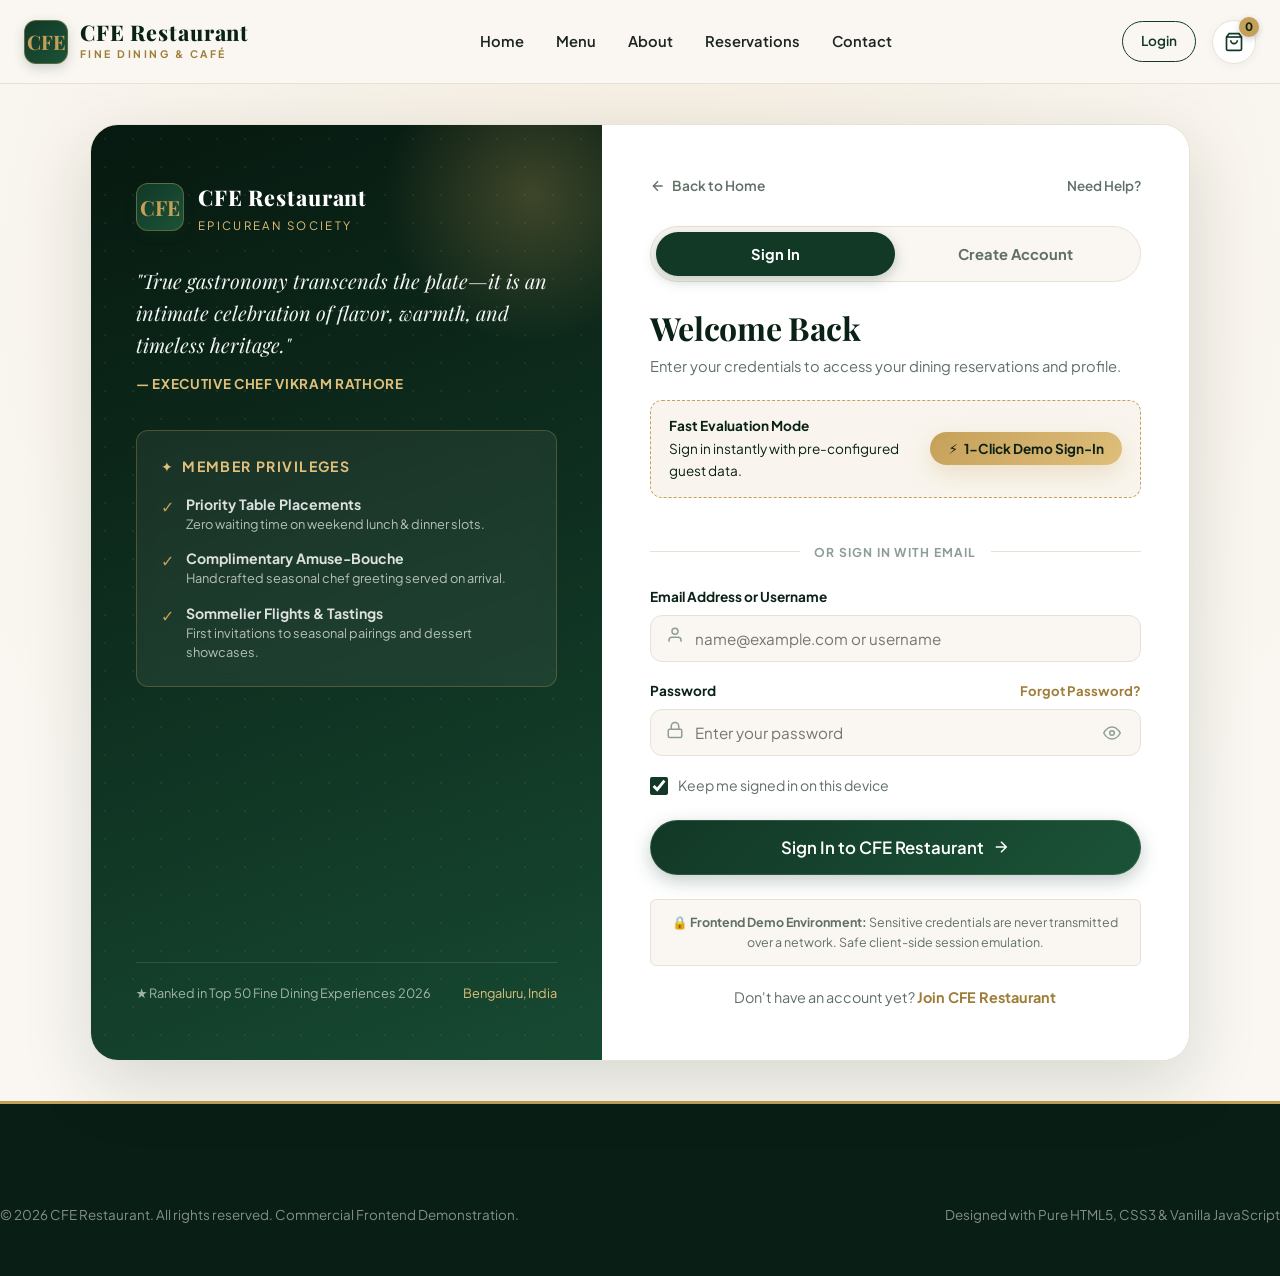
<file: CFE-Restaurant/login.html>
<!DOCTYPE html>
<html lang="en">
<head>
  <meta charset="UTF-8">
  <meta name="viewport" content="width=device-width, initial-scale=1.0">
  <meta name="description" content="Sign in to your CFE Restaurant account. Enjoy priority fine dining reservations, tasting menu previews, and customized gourmet dining.">
  <title>Sign In | CFE Restaurant</title>
  
  <!-- Google Fonts: Playfair Display & Plus Jakarta Sans -->
  <link rel="preconnect" href="https://fonts.googleapis.com">
  <link rel="preconnect" href="https://fonts.gstatic.com" crossorigin>
  <link href="https://fonts.googleapis.com/css2?family=Playfair+Display:ital,wght@0,400..900;1,400..900&family=Plus+Jakarta+Sans:wght@300;400;500;600;700;800&display=swap" rel="stylesheet">
  
  <!-- Master Stylesheet -->
  <link rel="stylesheet" href="css/style.css">
</head>
<body>

  <!-- ========================================================================
       SITE HEADER / NAVIGATION
       ======================================================================== -->
  <header class="site-header" id="siteHeader">
    <div class="container navbar">
      <a href="index.html" class="brand-logo" aria-label="CFE Restaurant Home">
        <div class="brand-emblem">CFE</div>
        <div class="brand-text">
          <span class="brand-title">CFE Restaurant</span>
          <span class="brand-subtitle">Fine Dining &amp; Café</span>
        </div>
      </a>

      <nav class="nav-links" aria-label="Main Navigation">
        <a href="index.html" class="nav-link">Home</a>
        <a href="menu.html" class="nav-link">Menu</a>
        <a href="about.html" class="nav-link">About</a>
        <a href="reservation.html" class="nav-link">Reservations</a>
        <a href="contact.html" class="nav-link">Contact</a>
      </nav>

      <div class="nav-actions">
        <a href="cart.html" class="cart-trigger" aria-label="Shopping Cart">
          <svg width="20" height="20" viewBox="0 0 24 24" fill="none" stroke="currentColor" stroke-width="2">
            <path d="M6 2L3 6v14a2 2 0 0 0 2 2h14a2 2 0 0 0 2-2V6l-3-4z"/>
            <line x1="3" y1="6" x2="21" y2="6"/>
            <path d="M16 10a4 4 0 0 1-8 0"/>
          </svg>
          <span class="cart-badge" id="navCartBadge">0</span>
        </a>

        <button class="mobile-menu-btn" id="mobileMenuBtn" aria-label="Toggle navigation menu">
          <span></span>
          <span></span>
          <span></span>
        </button>
      </div>
    </div>
  </header>

  <div class="mobile-nav-overlay" id="mobileNavOverlay"></div>
  <aside class="mobile-nav-drawer" id="mobileNavDrawer" aria-label="Mobile Navigation">
    <nav class="mobile-nav-links">
      <a href="index.html" class="mobile-nav-link">Home</a>
      <a href="menu.html" class="mobile-nav-link">Our Menu</a>
      <a href="about.html" class="mobile-nav-link">About Us</a>
      <a href="reservation.html" class="mobile-nav-link">Reserve Table</a>
      <a href="contact.html" class="mobile-nav-link">Contact &amp; Location</a>
      <a href="cart.html" class="mobile-nav-link">Shopping Cart</a>
    </nav>
  </aside>

  <!-- ========================================================================
       PRO UI SPLIT-SCREEN AUTHENTICATION SUITE
       ======================================================================== -->
  <main class="auth-wrapper">
    <div class="auth-split-card">
      <!-- LEFT COLUMN: LUXURY BRAND & PRIVILEGES SHOWCASE -->
      <section class="auth-showcase-panel">
        <div class="auth-showcase-glow"></div>
        
        <div>
          <!-- Brand Badge -->
          <div class="auth-brand-badge">
            <div class="brand-emblem" style="width:48px; height:48px; font-size:1.3rem;">CFE</div>
            <div>
              <div style="font-family:var(--font-heading); font-size:1.35rem; font-weight:800; letter-spacing:0.04em;">CFE Restaurant</div>
              <div style="font-size:0.72rem; letter-spacing:0.2em; text-transform:uppercase; color:var(--color-accent-light);">Epicurean Society</div>
            </div>
          </div>

          <!-- Culinary Director Quote -->
          <div class="auth-showcase-quote">
            <p class="auth-quote-text">
              "True gastronomy transcends the plate—it is an intimate celebration of flavor, warmth, and timeless heritage."
            </p>
            <div class="auth-quote-author">— Executive Chef Vikram Rathore</div>
          </div>

          <!-- Membership Privileges -->
          <div class="auth-privileges-box">
            <div class="auth-privileges-title">
              <span>✦</span> Member Privileges
            </div>
            
            <div class="auth-privilege-item">
              <span class="auth-privilege-icon">✓</span>
              <div>
                <strong>Priority Table Placements</strong>
                <div style="font-size:0.8rem; opacity:0.8;">Zero waiting time on weekend lunch &amp; dinner slots.</div>
              </div>
            </div>

            <div class="auth-privilege-item">
              <span class="auth-privilege-icon">✓</span>
              <div>
                <strong>Complimentary Amuse-Bouche</strong>
                <div style="font-size:0.8rem; opacity:0.8;">Handcrafted seasonal chef greeting served on arrival.</div>
              </div>
            </div>

            <div class="auth-privilege-item">
              <span class="auth-privilege-icon">✓</span>
              <div>
                <strong>Sommelier Flights &amp; Tastings</strong>
                <div style="font-size:0.8rem; opacity:0.8;">First invitations to seasonal pairings and dessert showcases.</div>
              </div>
            </div>
          </div>
        </div>

        <!-- Accolade Footer -->
        <div class="auth-showcase-footer">
          <span>★ Ranked in Top 50 Fine Dining Experiences 2026</span>
          <span style="color:var(--color-accent-light);">Bengaluru, India</span>
        </div>
      </section>

      <!-- RIGHT COLUMN: PROFESSIONAL FORM SUITE -->
      <section class="auth-form-panel">
        <!-- Top Back Nav -->
        <div class="auth-top-nav">
          <a href="index.html" class="auth-back-link">
            <svg width="16" height="16" viewBox="0 0 24 24" fill="none" stroke="currentColor" stroke-width="2"><path d="M19 12H5M12 19l-7-7 7-7"/></svg>
            Back to Home
          </a>
          <a href="contact.html" style="font-size:0.84rem; color:var(--color-text-muted); font-weight:600;">Need Help?</a>
        </div>

        <!-- Seamless Segmented Tabs: Sign In vs Create Account -->
        <nav class="auth-tabs-nav" aria-label="Authentication Switcher">
          <a href="login.html" class="auth-tab-link active">Sign In</a>
          <a href="register.html" class="auth-tab-link">Create Account</a>
        </nav>

        <!-- Header -->
        <div style="margin-bottom:22px;">
          <h1 style="font-size:2rem; margin-bottom:6px; color:var(--color-primary-dark);">Welcome Back</h1>
          <p style="color:var(--color-text-muted); font-size:0.92rem;">
            Enter your credentials to access your dining reservations and profile.
          </p>
        </div>

        <!-- 1-Click Quick Demo Sign-in Box -->
        <div class="auth-quick-login">
          <div class="auth-quick-login-text">
            <strong>Fast Evaluation Mode</strong>
            <span>Sign in instantly with pre-configured guest data.</span>
          </div>
          <button type="button" class="btn btn-gold btn-sm" id="quickDemoBtn" style="gap:6px;">
            <span>⚡</span> 1-Click Demo Sign-In
          </button>
        </div>

        <div class="auth-divider">Or sign in with email</div>

        <!-- Main Form -->
        <form id="loginForm" novalidate>
          <!-- Email / Username Input -->
          <div class="form-group">
            <label class="form-label" for="loginIdentifier">Email Address or Username</label>
            <div class="input-with-icon">
              <span class="input-icon">
                <svg width="18" height="18" viewBox="0 0 24 24" fill="none" stroke="currentColor" stroke-width="2"><path d="M20 21v-2a4 4 0 0 0-4-4H8a4 4 0 0 0-4 4v2"/><circle cx="12" cy="7" r="4"/></svg>
              </span>
              <input type="text" id="loginIdentifier" class="form-control" placeholder="name@example.com or username" required autocomplete="username">
            </div>
            <span class="form-error" id="loginIdError"></span>
          </div>

          <!-- Password Input -->
          <div class="form-group">
            <div style="display:flex; justify-content:space-between; align-items:center; margin-bottom:7px;">
              <label class="form-label" for="loginPassword" style="margin-bottom:0;">Password</label>
              <a href="#" id="forgotPasswordBtn" style="font-size:0.82rem; color:var(--color-accent-dark); font-weight:700;">Forgot Password?</a>
            </div>
            <div class="input-with-icon">
              <span class="input-icon">
                <svg width="18" height="18" viewBox="0 0 24 24" fill="none" stroke="currentColor" stroke-width="2"><rect x="3" y="11" width="18" height="11" rx="2" ry="2"/><path d="M7 11V7a5 5 0 0 1 10 0v4"/></svg>
              </span>
              <input type="password" id="loginPassword" class="form-control" placeholder="Enter your password" required autocomplete="current-password">
              <button type="button" class="password-toggle-btn" data-target="loginPassword" aria-label="Toggle password visibility">
                <svg width="18" height="18" viewBox="0 0 24 24" fill="none" stroke="currentColor" stroke-width="2"><path d="M1 12s4-8 11-8 11 8 11 8-4 8-11 8-11-8-11-8z"/><circle cx="12" cy="12" r="3"/></svg>
              </button>
            </div>
            <span class="form-error" id="loginPassError"></span>
          </div>

          <!-- Remember Me Checkbox -->
          <div style="display:flex; align-items:center; gap:10px; margin-bottom:22px;">
            <input type="checkbox" id="rememberMe" style="accent-color:var(--color-primary); width:18px; height:18px; cursor:pointer;" checked>
            <label for="rememberMe" style="font-size:0.88rem; color:var(--color-text-muted); cursor:pointer;">Keep me signed in on this device</label>
          </div>

          <!-- Submit Button -->
          <button type="submit" class="btn btn-primary btn-lg" style="width:100%; gap:8px;">
            <span>Sign In to CFE Restaurant</span>
            <svg width="18" height="18" viewBox="0 0 24 24" fill="none" stroke="currentColor" stroke-width="2"><path d="M5 12h14M12 5l7 7-7 7"/></svg>
          </button>
        </form>

        <!-- Sandbox Security Note -->
        <div style="margin-top:24px; padding:12px; background:var(--color-bg); border-radius:var(--radius-sm); border:1px solid var(--color-border); font-size:0.78rem; color:var(--color-text-muted); text-align:center;">
          🔒 <strong>Frontend Demo Environment:</strong> Sensitive credentials are never transmitted over a network. Safe client-side session emulation.
        </div>

        <!-- Switch to Registration -->
        <div style="text-align:center; margin-top:20px; font-size:0.9rem; color:var(--color-text-muted);">
          Don't have an account yet? <a href="register.html" style="color:var(--color-accent-dark); font-weight:700;">Join CFE Restaurant</a>
        </div>
      </section>
    </div>
  </main>

  <!-- Footer -->
  <footer class="site-footer">
    <div class="container footer-bottom" style="border:none; padding:20px 0;">
      <div>&copy; 2026 CFE Restaurant. All rights reserved. Commercial Frontend Demonstration.</div>
      <div>Designed with Pure HTML5, CSS3 &amp; Vanilla JavaScript</div>
    </div>
  </footer>

  <button class="back-to-top" aria-label="Back to top">↑</button>

  <!-- JavaScript Files -->
  <script src="js/main.js"></script>
  <script src="js/auth.js"></script>
  <script>
    // Quick Demo Button Handler
    document.getElementById('quickDemoBtn')?.addEventListener('click', () => {
      document.getElementById('loginIdentifier').value = 'ananya@example.com';
      document.getElementById('loginPassword').value = 'secret123';
      document.getElementById('loginForm').dispatchEvent(new Event('submit'));
    });
  </script>
</body>
</html>
</file>
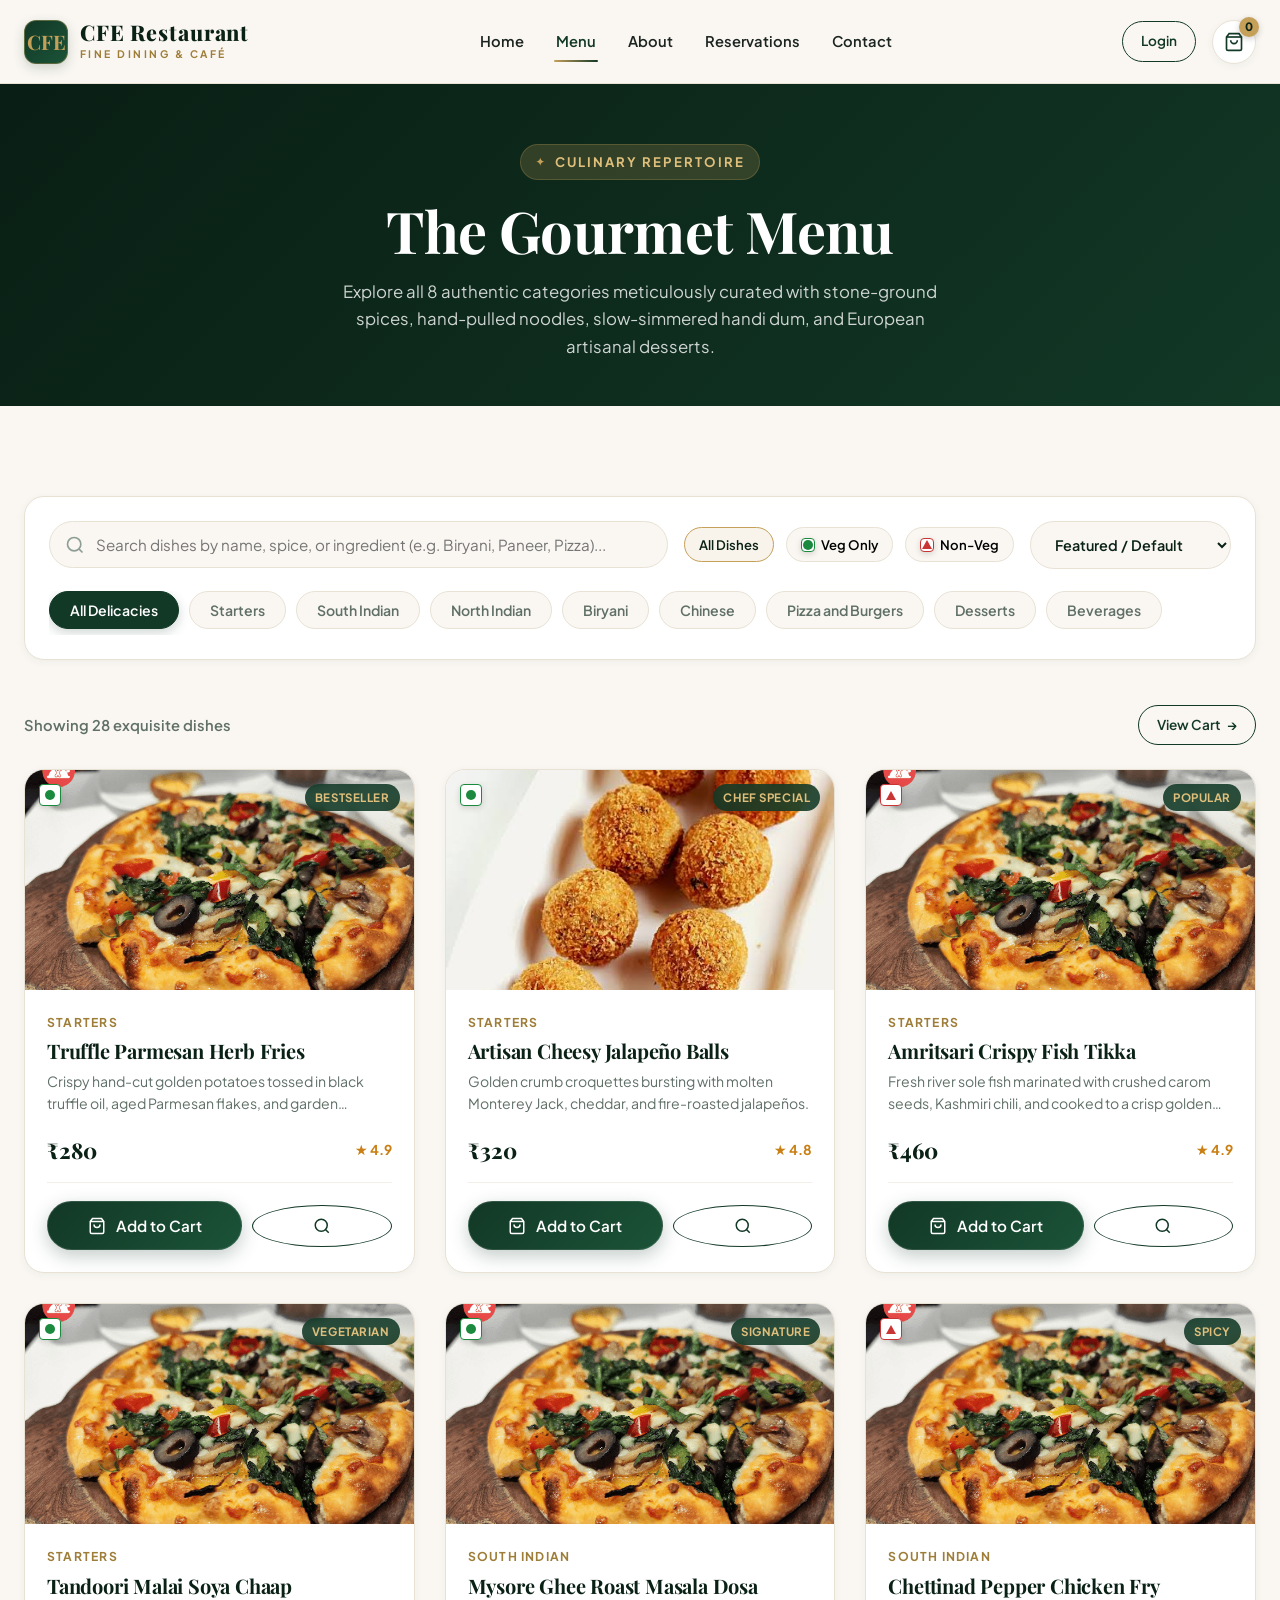
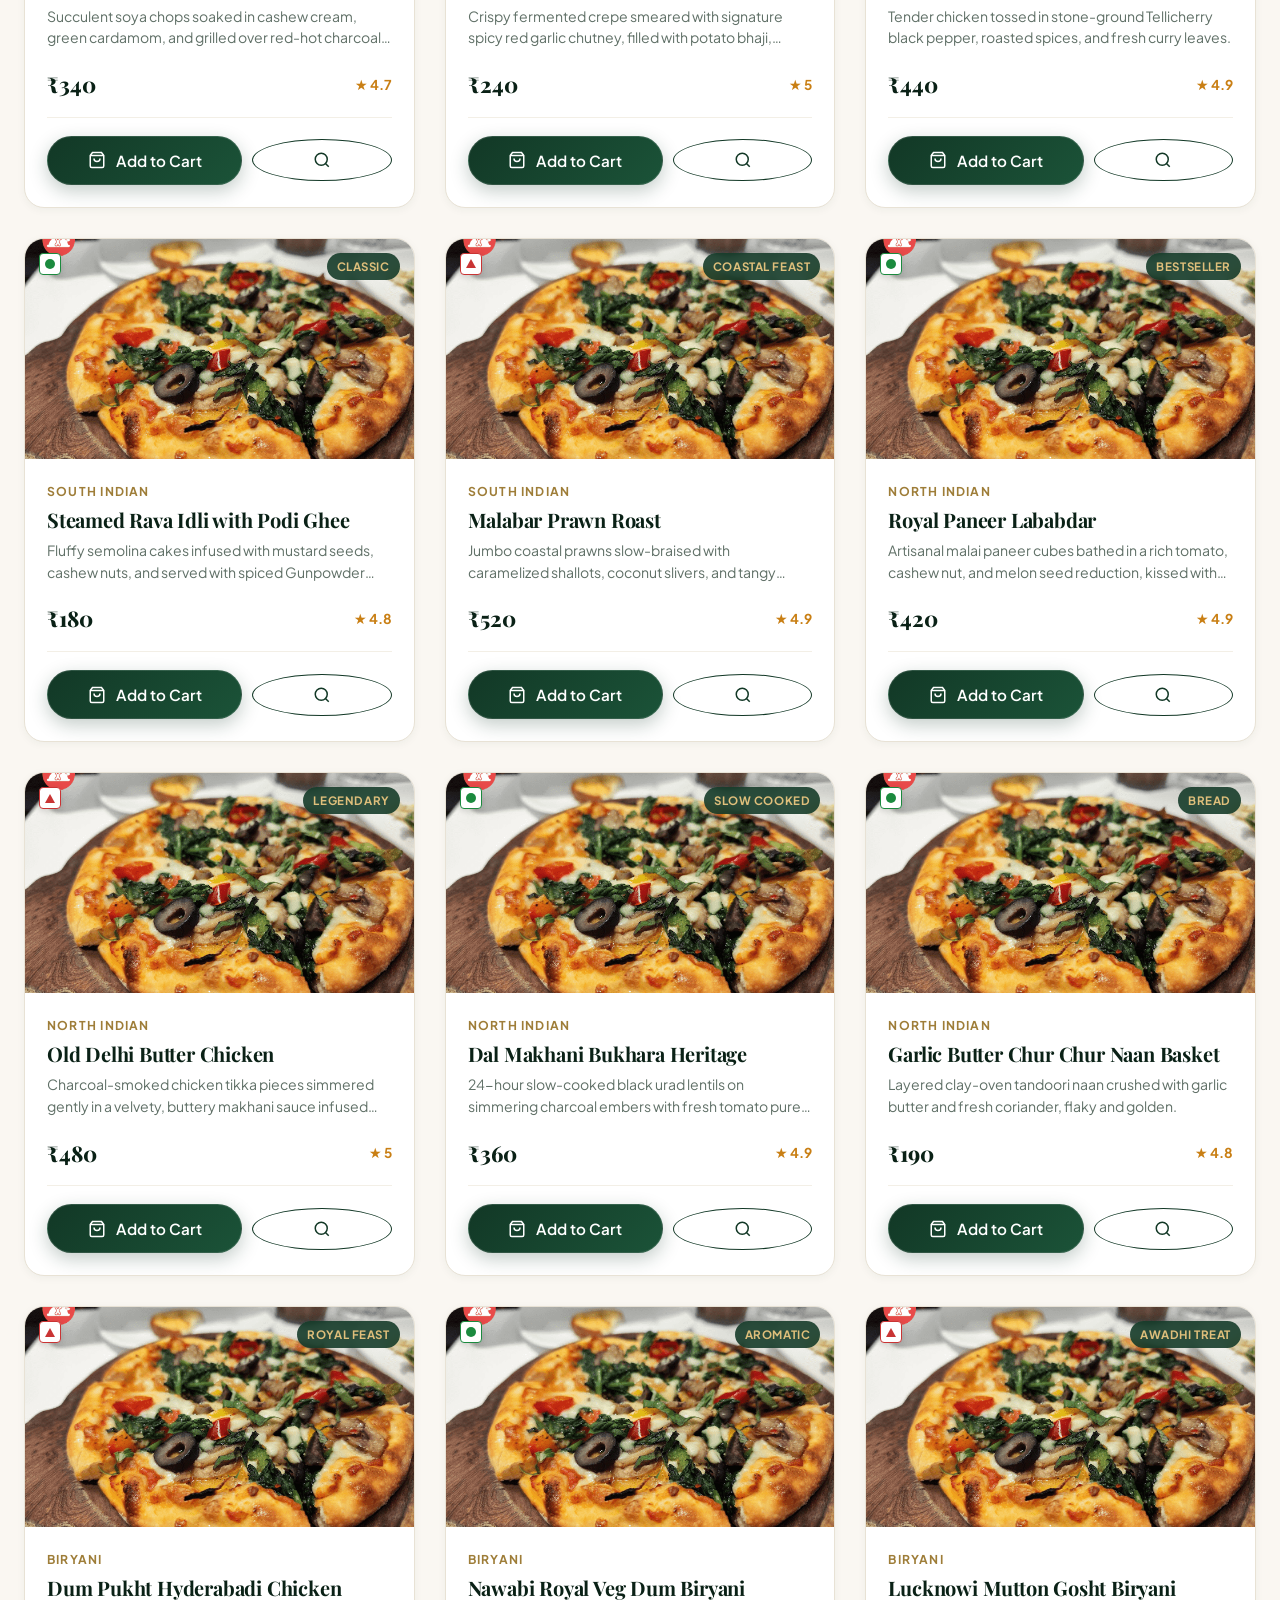
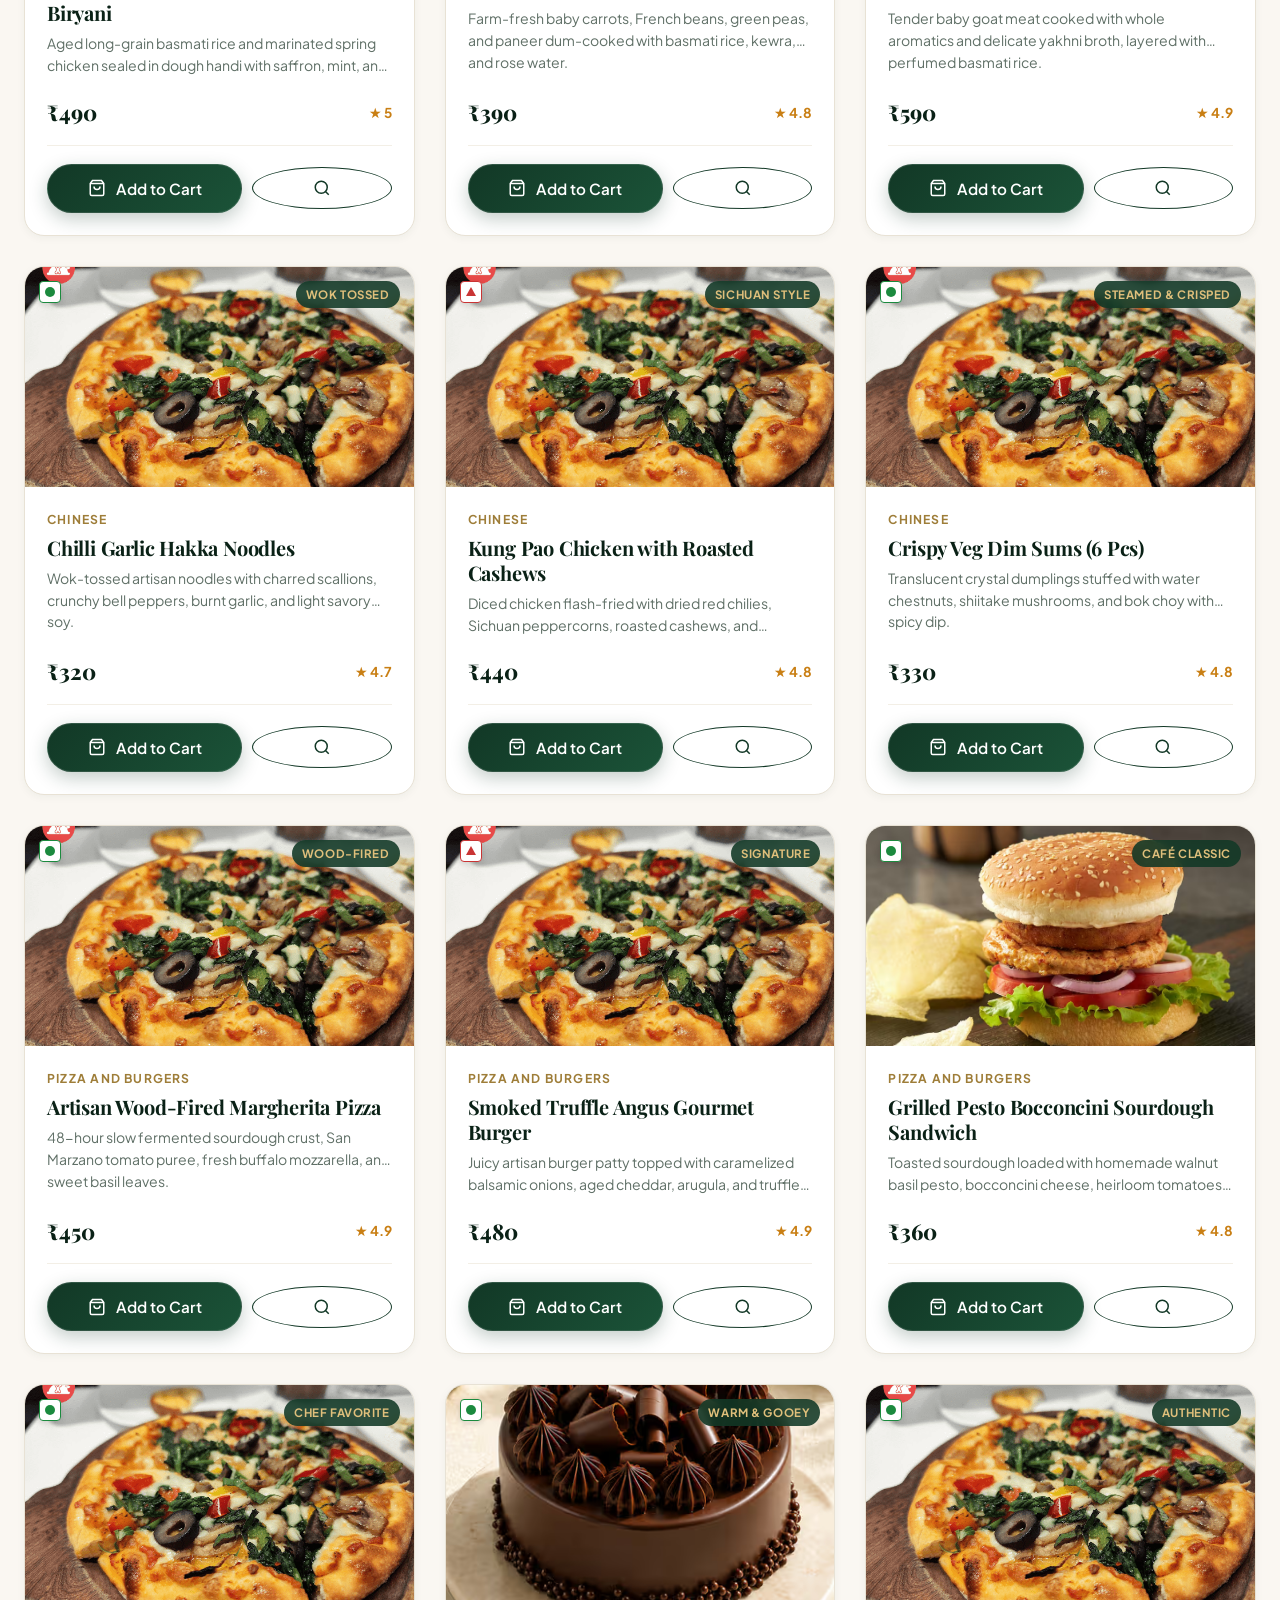
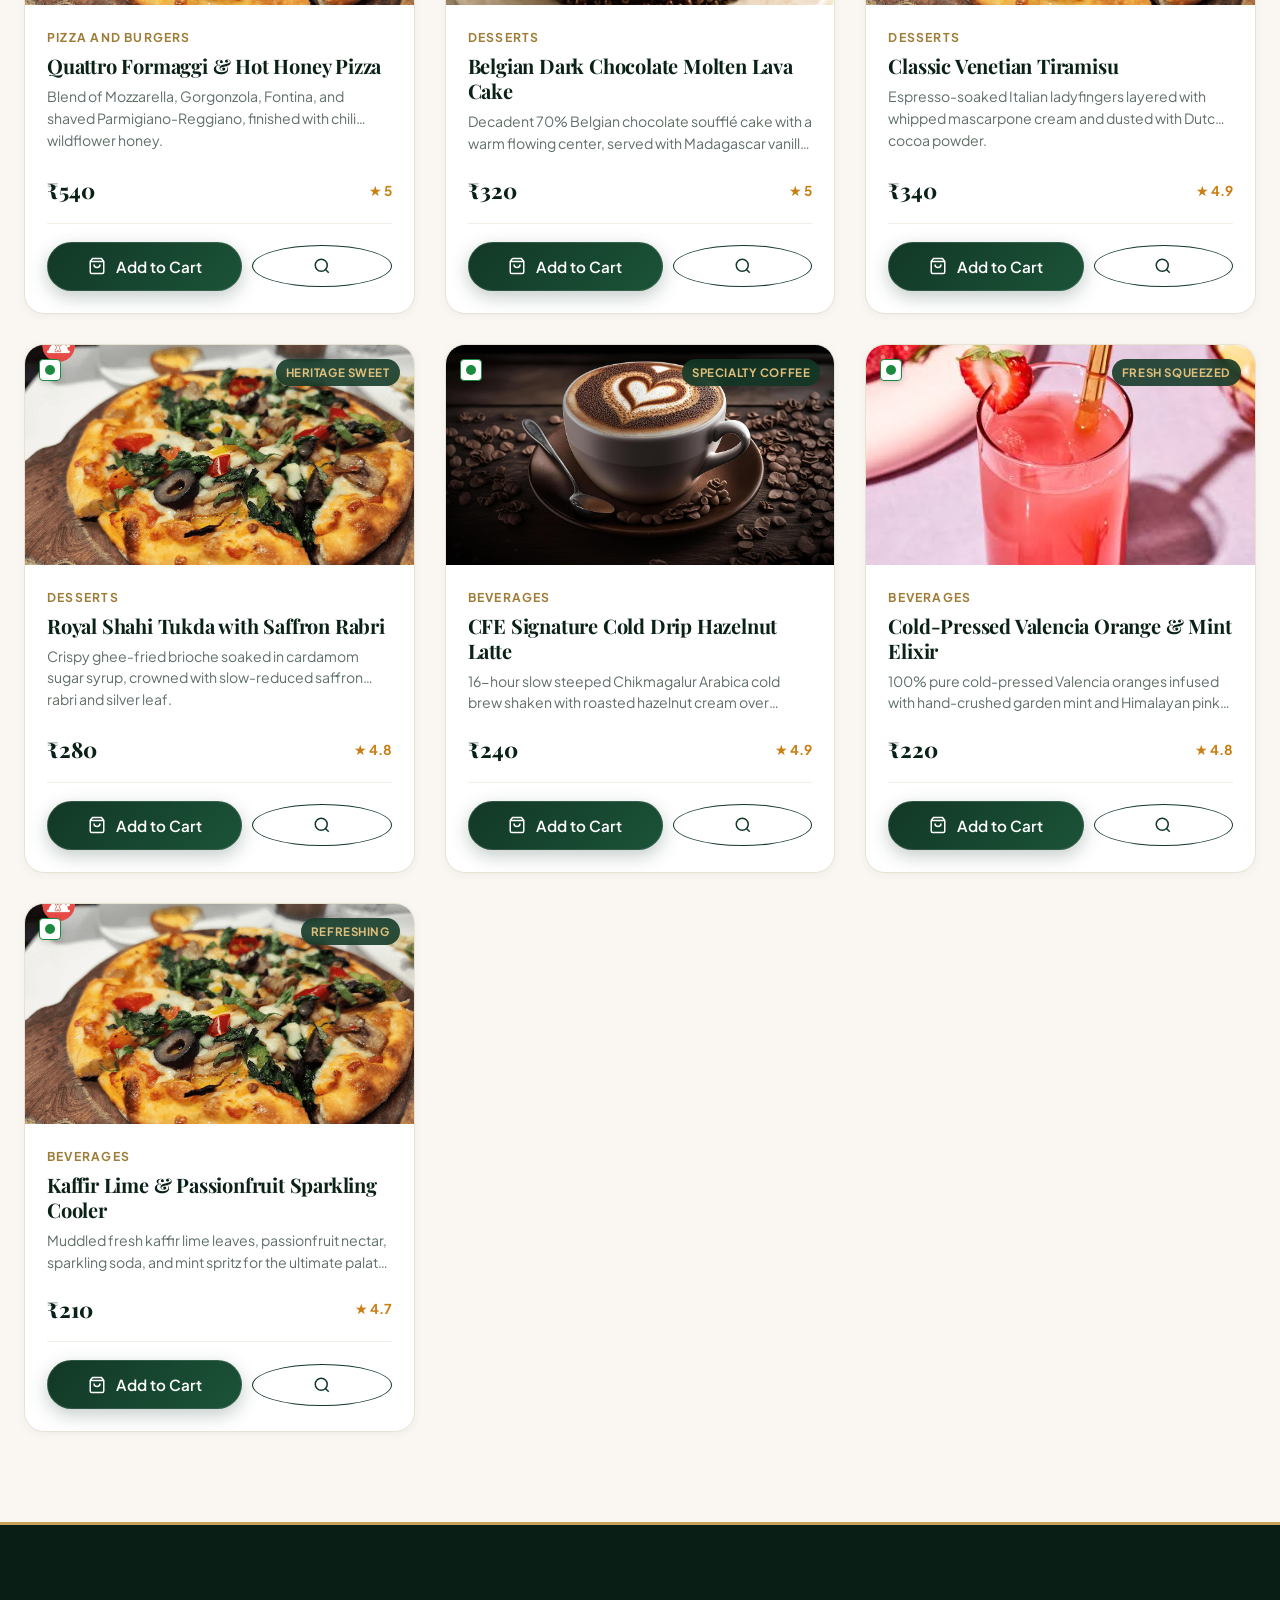
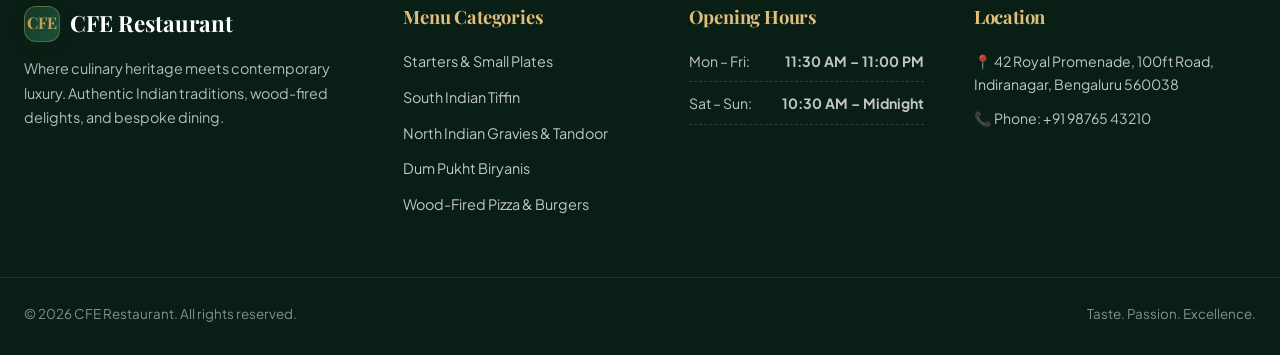
<file: CFE-Restaurant/menu.html>
<!DOCTYPE html>
<html lang="en">
<head>
  <meta charset="UTF-8">
  <meta name="viewport" content="width=device-width, initial-scale=1.0">
  <meta name="description" content="CFE Restaurant Menu - Explore our 8 signature gourmet categories: Starters, South Indian, North Indian, Biryani, Chinese, Pizza & Burgers, Desserts, and Specialty Beverages.">
  <title>Menu | CFE Restaurant</title>
  
  <!-- Google Fonts: Playfair Display & Plus Jakarta Sans -->
  <link rel="preconnect" href="https://fonts.googleapis.com">
  <link rel="preconnect" href="https://fonts.gstatic.com" crossorigin>
  <link href="https://fonts.googleapis.com/css2?family=Playfair+Display:ital,wght@0,400..900;1,400..900&family=Plus+Jakarta+Sans:wght@300;400;500;600;700;800&display=swap" rel="stylesheet">
  
  <!-- Master Stylesheet -->
  <link rel="stylesheet" href="css/style.css">
</head>
<body>

  <!-- ========================================================================
       SITE HEADER / NAVIGATION
       ======================================================================== -->
  <header class="site-header" id="siteHeader">
    <div class="container navbar">
      <!-- Brand Logo -->
      <a href="index.html" class="brand-logo" aria-label="CFE Restaurant Home">
        <div class="brand-emblem">CFE</div>
        <div class="brand-text">
          <span class="brand-title">CFE Restaurant</span>
          <span class="brand-subtitle">Fine Dining &amp; Café</span>
        </div>
      </a>

      <!-- Desktop Navigation Links -->
      <nav class="nav-links" aria-label="Main Navigation">
        <a href="index.html" class="nav-link">Home</a>
        <a href="menu.html" class="nav-link active">Menu</a>
        <a href="about.html" class="nav-link">About</a>
        <a href="reservation.html" class="nav-link">Reservations</a>
        <a href="contact.html" class="nav-link">Contact</a>
      </nav>

      <!-- Nav Actions -->
      <div class="nav-actions">
        <a href="cart.html" class="cart-trigger" aria-label="Shopping Cart">
          <svg width="20" height="20" viewBox="0 0 24 24" fill="none" stroke="currentColor" stroke-width="2">
            <path d="M6 2L3 6v14a2 2 0 0 0 2 2h14a2 2 0 0 0 2-2V6l-3-4z"/>
            <line x1="3" y1="6" x2="21" y2="6"/>
            <path d="M16 10a4 4 0 0 1-8 0"/>
          </svg>
          <span class="cart-badge" id="navCartBadge">0</span>
        </a>

        <!-- Mobile Menu Hamburger Button -->
        <button class="mobile-menu-btn" id="mobileMenuBtn" aria-label="Toggle navigation menu">
          <span></span>
          <span></span>
          <span></span>
        </button>
      </div>
    </div>
  </header>

  <!-- Mobile Drawer & Overlay -->
  <div class="mobile-nav-overlay" id="mobileNavOverlay"></div>
  <aside class="mobile-nav-drawer" id="mobileNavDrawer" aria-label="Mobile Navigation">
    <nav class="mobile-nav-links">
      <a href="index.html" class="mobile-nav-link">Home</a>
      <a href="menu.html" class="mobile-nav-link active">Our Menu</a>
      <a href="about.html" class="mobile-nav-link">About Us</a>
      <a href="reservation.html" class="mobile-nav-link">Reserve Table</a>
      <a href="contact.html" class="mobile-nav-link">Contact &amp; Location</a>
      <a href="cart.html" class="mobile-nav-link">Shopping Cart</a>
    </nav>
  </aside>

  <!-- ========================================================================
       PAGE HERO / BANNER
       ======================================================================== -->
  <main>
    <section style="background:linear-gradient(135deg, #091e14 0%, #123826 100%); color:#ffffff; padding:60px 0 45px; text-align:center;">
      <div class="container">
        <span class="section-tag" style="background:rgba(197, 160, 89, 0.2); color:var(--color-accent-light);">Culinary Repertoire</span>
        <h1 style="color:#ffffff; margin-bottom:12px;">The Gourmet Menu</h1>
        <p style="color:rgba(255, 255, 255, 0.8); max-width:640px; margin:0 auto; font-size:1.05rem;">
          Explore all 8 authentic categories meticulously curated with stone-ground spices, hand-pulled noodles, slow-simmered handi dum, and European artisanal desserts.
        </p>
      </div>
    </section>

    <!-- ========================================================================
         MENU CONTROLS & DISHES GRID
         ======================================================================== -->
    <section class="section">
      <div class="container">
        <!-- Filter and Search Toolbar -->
        <div class="menu-controls">
          <div class="menu-search-row">
            <!-- Search Input -->
            <div class="search-input-wrap">
              <svg width="20" height="20" viewBox="0 0 24 24" fill="none" stroke="currentColor" stroke-width="2">
                <circle cx="11" cy="11" r="8"/><line x1="21" y1="21" x2="16.65" y2="16.65"/>
              </svg>
              <input type="text" id="menuSearchInput" class="search-input" placeholder="Search dishes by name, spice, or ingredient (e.g. Biryani, Paneer, Pizza)...">
            </div>

            <!-- Dietary Toggle Filters -->
            <div class="diet-filter-wrap">
              <button class="diet-toggle-btn active" data-diet="all">All Dishes</button>
              <button class="diet-toggle-btn" data-diet="veg">
                <span class="diet-badge veg" style="position:static; width:14px; height:14px;"></span> Veg Only
              </button>
              <button class="diet-toggle-btn" data-diet="non-veg">
                <span class="diet-badge non-veg" style="position:static; width:14px; height:14px;"></span> Non-Veg
              </button>
            </div>

            <!-- Sort By Select -->
            <div>
              <select id="menuSortSelect" class="filter-select" aria-label="Sort dishes">
                <option value="default">Featured / Default</option>
                <option value="price-asc">Price: Low to High</option>
                <option value="price-desc">Price: High to Low</option>
                <option value="rating-desc">Rating: Highest First</option>
              </select>
            </div>
          </div>

          <!-- 8 Categories Filter Pills -->
          <div class="category-pills" role="tablist">
            <button class="category-pill active" data-category="All">All Delicacies</button>
            <button class="category-pill" data-category="Starters">Starters</button>
            <button class="category-pill" data-category="South Indian">South Indian</button>
            <button class="category-pill" data-category="North Indian">North Indian</button>
            <button class="category-pill" data-category="Biryani">Biryani</button>
            <button class="category-pill" data-category="Chinese">Chinese</button>
            <button class="category-pill" data-category="Pizza and Burgers">Pizza and Burgers</button>
            <button class="category-pill" data-category="Desserts">Desserts</button>
            <button class="category-pill" data-category="Beverages">Beverages</button>
          </div>
        </div>

        <!-- Real-time Count Indicator -->
        <div style="display:flex; justify-content:space-between; align-items:center; margin-bottom:24px;">
          <p id="resultsCount" style="font-size:0.92rem; color:var(--color-text-muted); font-weight:600;">
            Showing all dishes...
          </p>
          <a href="cart.html" class="btn btn-outline btn-sm" style="gap:6px;">
            <span>View Cart</span> &rarr;
          </a>
        </div>

        <!-- Dynamic Dishes Grid (Rendered by js/menu.js) -->
        <div class="dishes-grid" id="dishesContainer">
          <!-- Loaded dynamically by js/menu.js -->
        </div>
      </div>
    </section>
  </main>

  <!-- ========================================================================
       FOOTER
       ======================================================================== -->
  <footer class="site-footer">
    <div class="container footer-grid">
      <div>
        <div style="display:flex; align-items:center; gap:10px; margin-bottom:14px;">
          <div class="brand-emblem" style="width:36px; height:36px; font-size:1rem;">CFE</div>
          <span style="font-family:var(--font-heading); font-size:1.4rem; font-weight:700; color:#ffffff;">CFE Restaurant</span>
        </div>
        <p class="footer-text">
          Where culinary heritage meets contemporary luxury. Authentic Indian traditions, wood-fired delights, and bespoke dining.
        </p>
      </div>

      <div>
        <h4 class="footer-heading">Menu Categories</h4>
        <div class="footer-links">
          <a href="menu.html?category=Starters" class="footer-link">Starters &amp; Small Plates</a>
          <a href="menu.html?category=South%20Indian" class="footer-link">South Indian Tiffin</a>
          <a href="menu.html?category=North%20Indian" class="footer-link">North Indian Gravies &amp; Tandoor</a>
          <a href="menu.html?category=Biryani" class="footer-link">Dum Pukht Biryanis</a>
          <a href="menu.html?category=Pizza%20and%20Burgers" class="footer-link">Wood-Fired Pizza &amp; Burgers</a>
        </div>
      </div>

      <div>
        <h4 class="footer-heading">Opening Hours</h4>
        <div class="footer-hours-list">
          <div class="footer-hours-item">
            <span>Mon – Fri:</span>
            <strong>11:30 AM – 11:00 PM</strong>
          </div>
          <div class="footer-hours-item">
            <span>Sat – Sun:</span>
            <strong>10:30 AM – Midnight</strong>
          </div>
        </div>
      </div>

      <div>
        <h4 class="footer-heading">Location</h4>
        <div style="font-size:0.88rem; color:rgba(255, 255, 255, 0.75); display:flex; flex-direction:column; gap:10px;">
          <p>📍 42 Royal Promenade, 100ft Road, Indiranagar, Bengaluru 560038</p>
          <p>📞 Phone: +91 98765 43210</p>
        </div>
      </div>
    </div>

    <div class="container footer-bottom">
      <div>&copy; 2026 CFE Restaurant. All rights reserved.</div>
      <div>Taste. Passion. Excellence.</div>
    </div>
  </footer>

  <button class="back-to-top" aria-label="Back to top">↑</button>

  <!-- JavaScript Files -->
  <script src="js/main.js"></script>
  <script src="js/menu.js"></script>
</body>
</html>
</file>
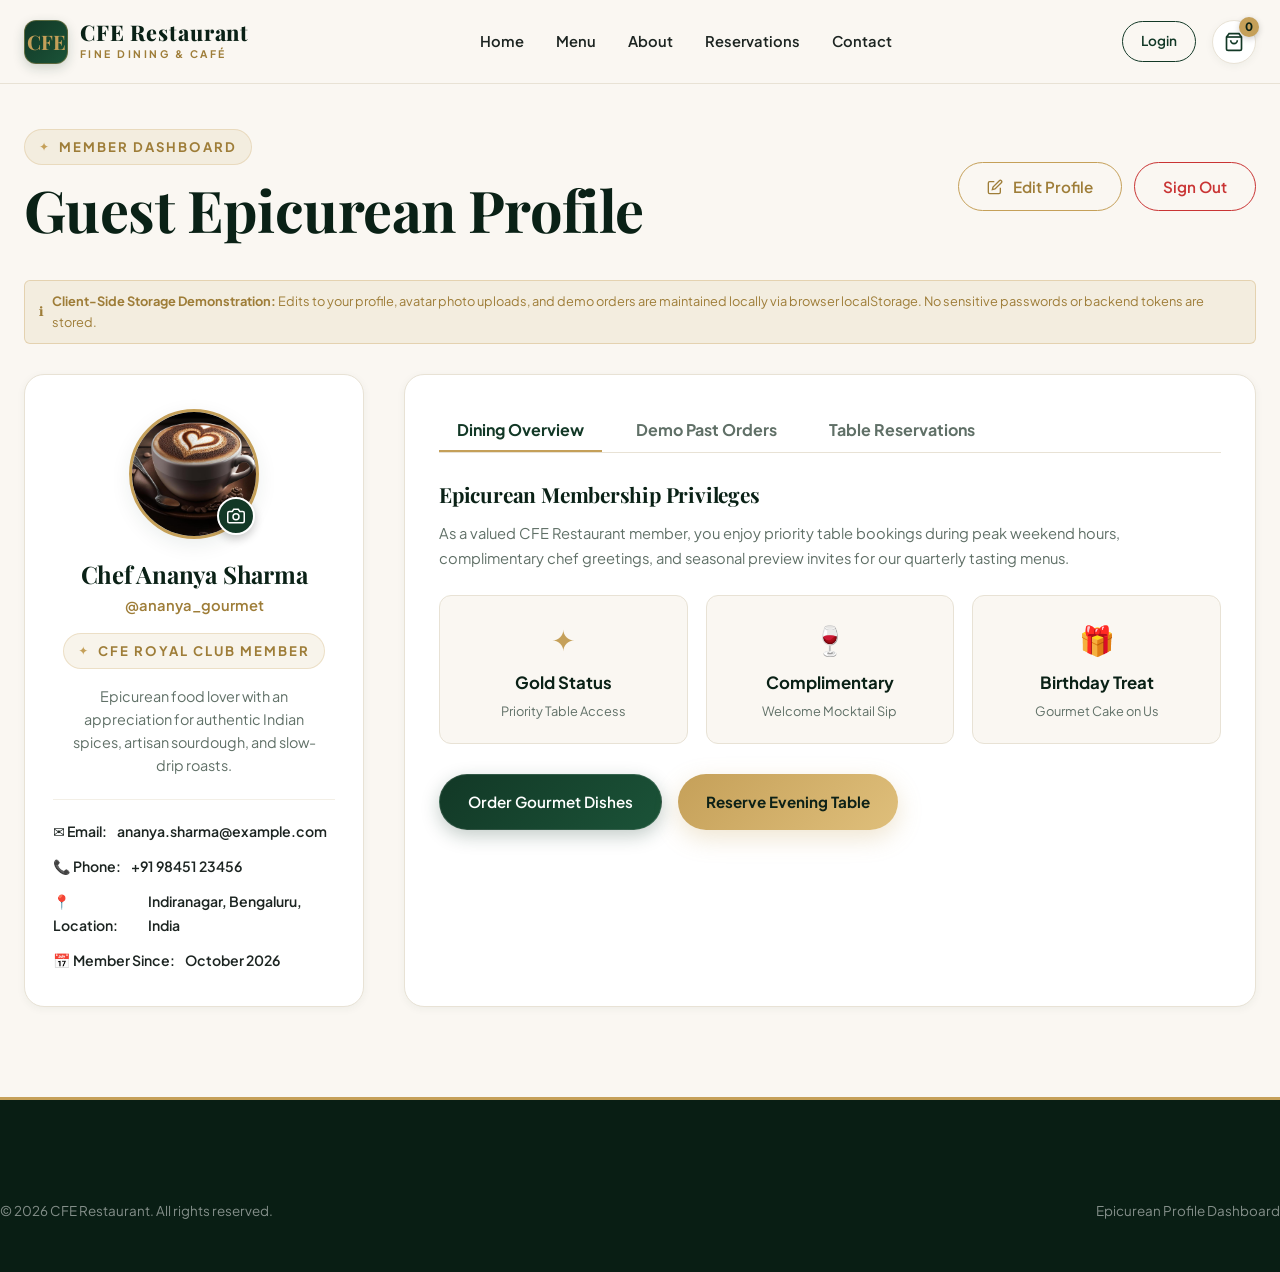
<file: CFE-Restaurant/profile.html>
<!DOCTYPE html>
<html lang="en">
<head>
  <meta charset="UTF-8">
  <meta name="viewport" content="width=device-width, initial-scale=1.0">
  <meta name="description" content="CFE Restaurant Member Profile - Manage your personal details, avatar photo, past orders, and table reservation passes.">
  <title>User Profile | CFE Restaurant</title>
  
  <!-- Google Fonts: Playfair Display & Plus Jakarta Sans -->
  <link rel="preconnect" href="https://fonts.googleapis.com">
  <link rel="preconnect" href="https://fonts.gstatic.com" crossorigin>
  <link href="https://fonts.googleapis.com/css2?family=Playfair+Display:ital,wght@0,400..900;1,400..900&family=Plus+Jakarta+Sans:wght@300;400;500;600;700;800&display=swap" rel="stylesheet">
  
  <!-- Master Stylesheet -->
  <link rel="stylesheet" href="css/style.css">
</head>
<body>

  <!-- ========================================================================
       SITE HEADER / NAVIGATION
       ======================================================================== -->
  <header class="site-header" id="siteHeader">
    <div class="container navbar">
      <a href="index.html" class="brand-logo" aria-label="CFE Restaurant Home">
        <div class="brand-emblem">CFE</div>
        <div class="brand-text">
          <span class="brand-title">CFE Restaurant</span>
          <span class="brand-subtitle">Fine Dining &amp; Café</span>
        </div>
      </a>

      <nav class="nav-links" aria-label="Main Navigation">
        <a href="index.html" class="nav-link">Home</a>
        <a href="menu.html" class="nav-link">Menu</a>
        <a href="about.html" class="nav-link">About</a>
        <a href="reservation.html" class="nav-link">Reservations</a>
        <a href="contact.html" class="nav-link">Contact</a>
      </nav>

      <div class="nav-actions">
        <a href="cart.html" class="cart-trigger" aria-label="Shopping Cart">
          <svg width="20" height="20" viewBox="0 0 24 24" fill="none" stroke="currentColor" stroke-width="2">
            <path d="M6 2L3 6v14a2 2 0 0 0 2 2h14a2 2 0 0 0 2-2V6l-3-4z"/>
            <line x1="3" y1="6" x2="21" y2="6"/>
            <path d="M16 10a4 4 0 0 1-8 0"/>
          </svg>
          <span class="cart-badge" id="navCartBadge">0</span>
        </a>

        <button class="mobile-menu-btn" id="mobileMenuBtn" aria-label="Toggle navigation menu">
          <span></span>
          <span></span>
          <span></span>
        </button>
      </div>
    </div>
  </header>

  <div class="mobile-nav-overlay" id="mobileNavOverlay"></div>
  <aside class="mobile-nav-drawer" id="mobileNavDrawer" aria-label="Mobile Navigation">
    <nav class="mobile-nav-links">
      <a href="index.html" class="mobile-nav-link">Home</a>
      <a href="menu.html" class="mobile-nav-link">Our Menu</a>
      <a href="about.html" class="mobile-nav-link">About Us</a>
      <a href="reservation.html" class="mobile-nav-link">Reserve Table</a>
      <a href="contact.html" class="mobile-nav-link">Contact &amp; Location</a>
      <a href="cart.html" class="mobile-nav-link">Shopping Cart</a>
      <a href="profile.html" class="mobile-nav-link active">Profile</a>
    </nav>
  </aside>

  <!-- ========================================================================
       USER PROFILE CONTENT
       ======================================================================== -->
  <main>
    <section class="section" style="padding-top:45px;">
      <div class="container">
        <!-- Banner Title -->
        <div style="margin-bottom:35px; display:flex; justify-content:space-between; align-items:center; flex-wrap:wrap; gap:16px;">
          <div>
            <span class="section-tag" style="margin-bottom:8px;">Member Dashboard</span>
            <h1>Guest Epicurean Profile</h1>
          </div>
          <div style="display:flex; gap:12px;">
            <button class="btn btn-outline-gold" id="toggleEditBtn">
              <svg width="16" height="16" viewBox="0 0 24 24" fill="none" stroke="currentColor" stroke-width="2"><path d="M11 4H4a2 2 0 0 0-2 2v14a2 2 0 0 0 2 2h14a2 2 0 0 0 2-2v-7"/><path d="M18.5 2.5a2.121 2.121 0 0 1 3 3L12 15l-4 1 1-4 9.5-9.5z"/></svg>
              Edit Profile
            </button>
            <button class="btn btn-outline" id="profileLogoutBtn" style="color:var(--color-danger); border-color:var(--color-danger);">
              Sign Out
            </button>
          </div>
        </div>

        <!-- Demonstration Notice Banner -->
        <div class="demo-badge-banner" style="margin-bottom:30px;">
          <span>ℹ</span>
          <span><strong>Client-Side Storage Demonstration:</strong> Edits to your profile, avatar photo uploads, and demo orders are maintained locally via browser localStorage. No sensitive passwords or backend tokens are stored.</span>
        </div>

        <div class="profile-grid">
          <!-- LEFT: Profile Identity Card -->
          <aside class="profile-card">
            <div class="profile-avatar-wrap">
              <img src="assets/images/coffeee.jpeg" alt="User Profile Photo" id="profileAvatarImg" class="profile-avatar-img">
              <button class="profile-photo-change-btn" id="changeAvatarBtn" title="Upload / Change Avatar Photo">
                <svg width="18" height="18" viewBox="0 0 24 24" fill="none" stroke="currentColor" stroke-width="2"><path d="M23 19a2 2 0 0 1-2 2H3a2 2 0 0 1-2-2V8a2 2 0 0 1 2-2h4l2-3h6l2 3h4a2 2 0 0 1 2 2z"/><circle cx="12" cy="13" r="4"/></svg>
              </button>
              <input type="file" id="avatarFileInput" accept="image/*" style="display:none;">
            </div>

            <h2 class="profile-name" id="profileNameDisplay">Chef Ananya Sharma</h2>
            <div class="profile-username" id="profileUsernameDisplay">@ananya_gourmet</div>
            <div class="section-tag" style="margin-bottom:16px;">CFE Royal Club Member</div>

            <p class="profile-bio" id="profileBioDisplay">
              Epicurean food lover with an appreciation for authentic Indian spices, artisan sourdough, and slow-drip roasts.
            </p>

            <div class="profile-meta-list">
              <div class="profile-meta-item">
                <span>✉ Email:</span>
                <span id="profileEmailDisplay">ananya.sharma@example.com</span>
              </div>
              <div class="profile-meta-item">
                <span>📞 Phone:</span>
                <span id="profilePhoneDisplay">+91 98451 23456</span>
              </div>
              <div class="profile-meta-item">
                <span>📍 Location:</span>
                <span id="profileLocationDisplay">Indiranagar, Bengaluru, India</span>
              </div>
              <div class="profile-meta-item">
                <span>📅 Member Since:</span>
                <span id="profileMemberSince">October 2026</span>
              </div>
            </div>
          </aside>

          <!-- RIGHT: Main Content (Tabs & Edit Mode) -->
          <div class="profile-main-card">
            <!-- View Section (Default) -->
            <div id="profileViewSection">
              <!-- Tabs Navigation -->
              <div class="profile-tabs" role="tablist">
                <button class="profile-tab active" data-target="tabOverview">Dining Overview</button>
                <button class="profile-tab" data-target="tabPastOrders">Demo Past Orders</button>
                <button class="profile-tab" data-target="tabReservations">Table Reservations</button>
              </div>

              <!-- Tab 1: Overview -->
              <div class="tab-pane" id="tabOverview">
                <h3 style="margin-bottom:14px; font-size:1.3rem;">Epicurean Membership Privileges</h3>
                <p style="color:var(--color-text-muted); font-size:0.92rem; line-height:1.7; margin-bottom:24px;">
                  As a valued CFE Restaurant member, you enjoy priority table bookings during peak weekend hours, complimentary chef greetings, and seasonal preview invites for our quarterly tasting menus.
                </p>

                <div style="display:grid; grid-template-columns: repeat(auto-fit, minmax(200px, 1fr)); gap:18px; margin-bottom:30px;">
                  <div style="background:var(--color-bg); padding:20px; border-radius:var(--radius-md); border:1px solid var(--color-border); text-align:center;">
                    <div style="font-size:1.8rem; color:var(--color-accent); margin-bottom:6px;">✦</div>
                    <strong style="color:var(--color-primary-dark); display:block; font-size:1.05rem;">Gold Status</strong>
                    <span style="font-size:0.8rem; color:var(--color-text-muted);">Priority Table Access</span>
                  </div>
                  <div style="background:var(--color-bg); padding:20px; border-radius:var(--radius-md); border:1px solid var(--color-border); text-align:center;">
                    <div style="font-size:1.8rem; color:var(--color-accent); margin-bottom:6px;">🍷</div>
                    <strong style="color:var(--color-primary-dark); display:block; font-size:1.05rem;">Complimentary</strong>
                    <span style="font-size:0.8rem; color:var(--color-text-muted);">Welcome Mocktail Sip</span>
                  </div>
                  <div style="background:var(--color-bg); padding:20px; border-radius:var(--radius-md); border:1px solid var(--color-border); text-align:center;">
                    <div style="font-size:1.8rem; color:var(--color-accent); margin-bottom:6px;">🎁</div>
                    <strong style="color:var(--color-primary-dark); display:block; font-size:1.05rem;">Birthday Treat</strong>
                    <span style="font-size:0.8rem; color:var(--color-text-muted);">Gourmet Cake on Us</span>
                  </div>
                </div>

                <div style="display:flex; gap:16px; flex-wrap:wrap;">
                  <a href="menu.html" class="btn btn-primary">Order Gourmet Dishes</a>
                  <a href="reservation.html" class="btn btn-gold">Reserve Evening Table</a>
                </div>
              </div>

              <!-- Tab 2: Past Orders -->
              <div class="tab-pane" id="tabPastOrders" style="display:none;">
                <h3 style="margin-bottom:14px; font-size:1.3rem;">Recent Demo Orders</h3>
                <p style="color:var(--color-text-muted); font-size:0.88rem; margin-bottom:20px;">
                  Orders placed through the frontend shopping cart during this browser session.
                </p>
                <div id="pastOrdersContainer">
                  <!-- Populated by js/profile.js -->
                </div>
              </div>

              <!-- Tab 3: Table Reservations -->
              <div class="tab-pane" id="tabReservations" style="display:none;">
                <h3 style="margin-bottom:14px; font-size:1.3rem;">Upcoming Table Bookings</h3>
                <p style="color:var(--color-text-muted); font-size:0.88rem; margin-bottom:20px;">
                  Demonstration reservation requests created via the booking page.
                </p>
                <div id="profileReservationsContainer">
                  <!-- Populated by js/profile.js -->
                </div>
              </div>
            </div>

            <!-- Edit Section (Shown when clicking Edit Profile) -->
            <div id="profileEditSection" style="display:none;">
              <div style="display:flex; justify-content:space-between; align-items:center; margin-bottom:24px; padding-bottom:14px; border-bottom:1px solid var(--color-border);">
                <div>
                  <h2 style="font-size:1.4rem;">Edit Your Profile</h2>
                  <p style="color:var(--color-text-muted); font-size:0.88rem;">Update personal details and manage your avatar photo.</p>
                </div>
                <button type="button" class="btn btn-outline btn-sm" id="cancelEditBtn">Cancel</button>
              </div>

              <form id="profileEditForm">
                <!-- Avatar Preview & Actions in Edit Mode -->
                <div class="avatar-upload-box" style="margin-bottom:24px;">
                  <img src="assets/images/coffeee.jpeg" alt="Avatar in Edit Mode" id="editAvatarPreview" class="avatar-preview-img">
                  <div class="avatar-upload-info">
                    <strong style="display:block; font-size:0.9rem; margin-bottom:4px;">Profile Photo Options</strong>
                    <div style="display:flex; gap:10px; flex-wrap:wrap;">
                      <button type="button" class="btn btn-outline btn-sm" onclick="document.getElementById('avatarFileInput').click()">
                        Upload New Photo
                      </button>
                      <button type="button" class="btn btn-outline btn-sm" id="removeAvatarBtn" style="color:var(--color-danger); border-color:var(--color-danger);">
                        Remove Photo
                      </button>
                    </div>
                  </div>
                </div>

                <!-- Name & Username -->
                <div style="display:grid; grid-template-columns:1fr 1fr; gap:16px;">
                  <div class="form-group">
                    <label class="form-label" for="editFullName">Full Name *</label>
                    <input type="text" id="editFullName" class="form-control no-icon" required>
                  </div>
                  <div class="form-group">
                    <label class="form-label" for="editUsername">Username *</label>
                    <input type="text" id="editUsername" class="form-control no-icon" required>
                  </div>
                </div>

                <!-- Email & Phone -->
                <div style="display:grid; grid-template-columns:1fr 1fr; gap:16px;">
                  <div class="form-group">
                    <label class="form-label" for="editEmail">Email Address *</label>
                    <input type="email" id="editEmail" class="form-control no-icon" required>
                  </div>
                  <div class="form-group">
                    <label class="form-label" for="editPhone">Mobile Number</label>
                    <input type="tel" id="editPhone" class="form-control no-icon">
                  </div>
                </div>

                <!-- Bio -->
                <div class="form-group">
                  <label class="form-label" for="editBio">Bio / Food Preferences</label>
                  <textarea id="editBio" class="form-control no-icon" rows="3" style="resize:vertical;"></textarea>
                </div>

                <!-- Location -->
                <div class="form-group">
                  <label class="form-label" for="editLocation">Location / City</label>
                  <input type="text" id="editLocation" class="form-control no-icon">
                </div>

                <!-- Form Buttons -->
                <div style="display:flex; gap:14px; margin-top:28px;">
                  <button type="submit" class="btn btn-gold btn-lg">Save Changes</button>
                  <button type="button" class="btn btn-outline btn-lg" onclick="document.getElementById('cancelEditBtn').click()">Cancel</button>
                </div>
              </form>
            </div>
          </div>
        </div>
      </div>
    </section>
  </main>

  <!-- Footer -->
  <footer class="site-footer">
    <div class="container footer-bottom" style="border:none; padding:20px 0;">
      <div>&copy; 2026 CFE Restaurant. All rights reserved.</div>
      <div>Epicurean Profile Dashboard</div>
    </div>
  </footer>

  <button class="back-to-top" aria-label="Back to top">↑</button>

  <!-- JavaScript Files -->
  <script src="js/main.js"></script>
  <script src="js/profile.js"></script>
</body>
</html>
</file>
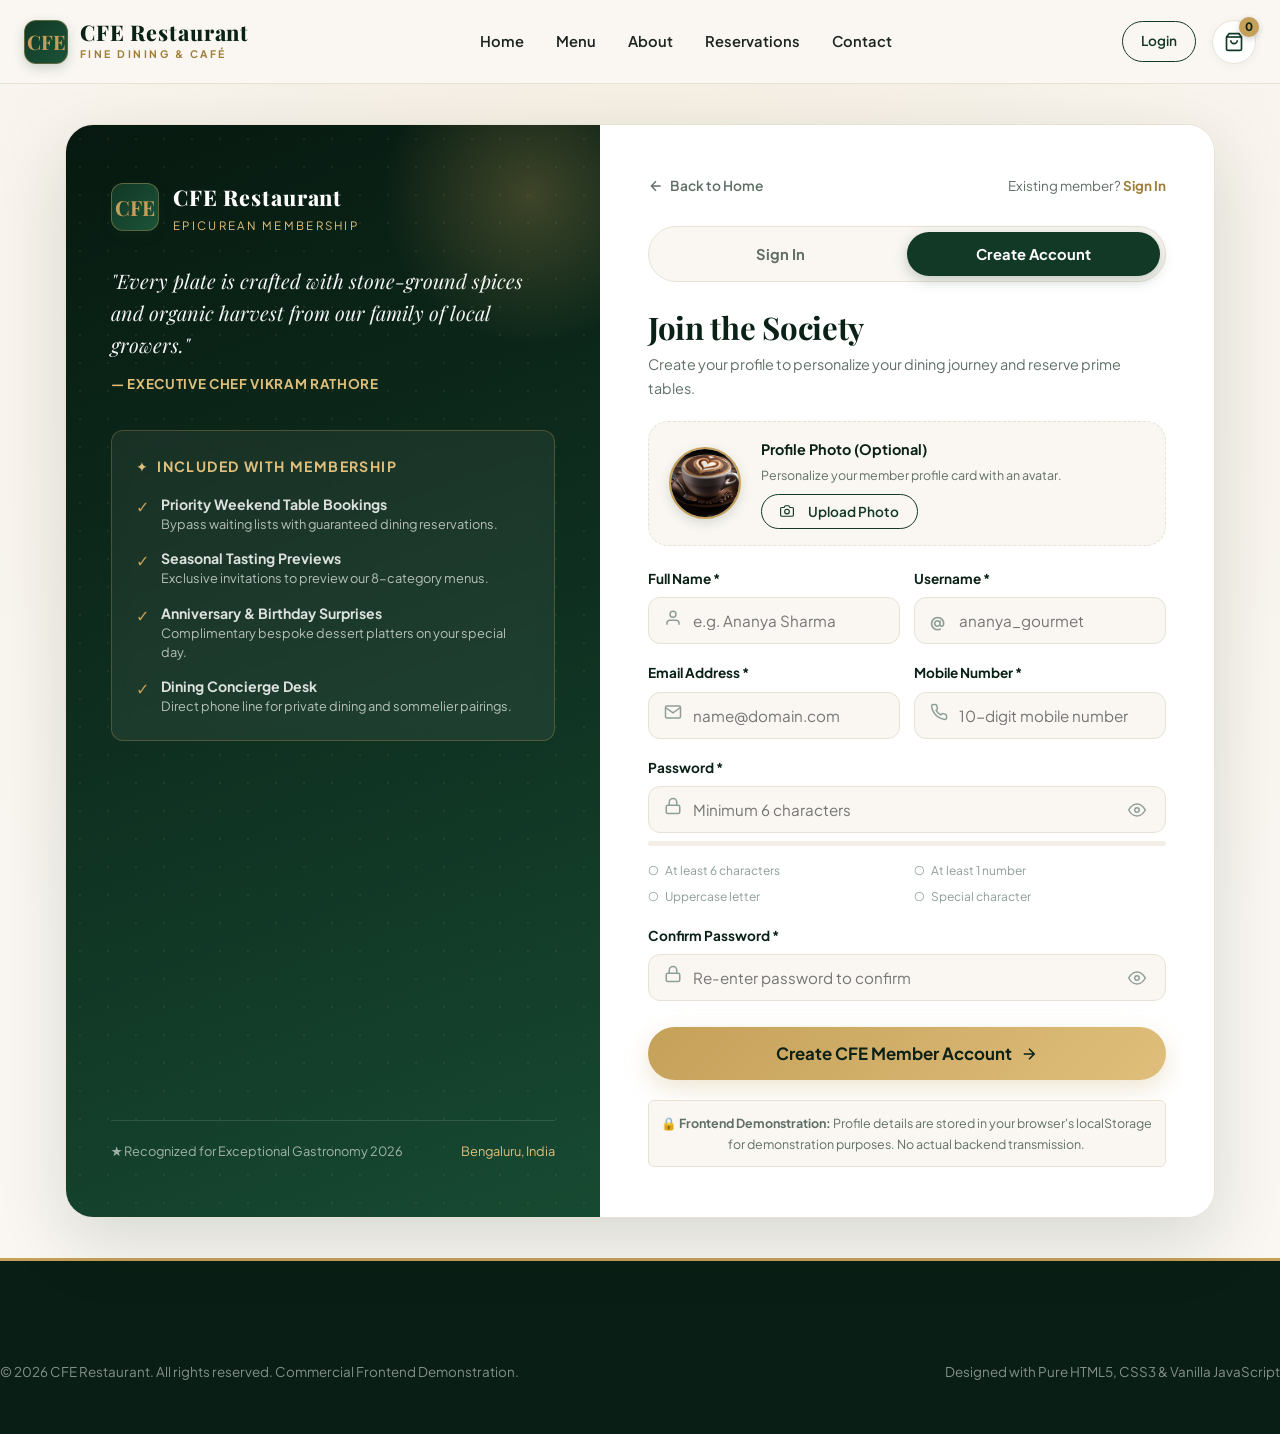
<file: CFE-Restaurant/register.html>
<!DOCTYPE html>
<html lang="en">
<head>
  <meta charset="UTF-8">
  <meta name="viewport" content="width=device-width, initial-scale=1.0">
  <meta name="description" content="Create your CFE Restaurant account to enjoy exclusive epicurean membership privileges, fast table bookings, and tasting menu previews.">
  <title>Create Account | CFE Restaurant</title>
  
  <!-- Google Fonts: Playfair Display & Plus Jakarta Sans -->
  <link rel="preconnect" href="https://fonts.googleapis.com">
  <link rel="preconnect" href="https://fonts.gstatic.com" crossorigin>
  <link href="https://fonts.googleapis.com/css2?family=Playfair+Display:ital,wght@0,400..900;1,400..900&family=Plus+Jakarta+Sans:wght@300;400;500;600;700;800&display=swap" rel="stylesheet">
  
  <!-- Master Stylesheet -->
  <link rel="stylesheet" href="css/style.css">
</head>
<body>

  <!-- ========================================================================
       SITE HEADER / NAVIGATION
       ======================================================================== -->
  <header class="site-header" id="siteHeader">
    <div class="container navbar">
      <a href="index.html" class="brand-logo" aria-label="CFE Restaurant Home">
        <div class="brand-emblem">CFE</div>
        <div class="brand-text">
          <span class="brand-title">CFE Restaurant</span>
          <span class="brand-subtitle">Fine Dining &amp; Café</span>
        </div>
      </a>

      <nav class="nav-links" aria-label="Main Navigation">
        <a href="index.html" class="nav-link">Home</a>
        <a href="menu.html" class="nav-link">Menu</a>
        <a href="about.html" class="nav-link">About</a>
        <a href="reservation.html" class="nav-link">Reservations</a>
        <a href="contact.html" class="nav-link">Contact</a>
      </nav>

      <div class="nav-actions">
        <a href="cart.html" class="cart-trigger" aria-label="Shopping Cart">
          <svg width="20" height="20" viewBox="0 0 24 24" fill="none" stroke="currentColor" stroke-width="2">
            <path d="M6 2L3 6v14a2 2 0 0 0 2 2h14a2 2 0 0 0 2-2V6l-3-4z"/>
            <line x1="3" y1="6" x2="21" y2="6"/>
            <path d="M16 10a4 4 0 0 1-8 0"/>
          </svg>
          <span class="cart-badge" id="navCartBadge">0</span>
        </a>

        <button class="mobile-menu-btn" id="mobileMenuBtn" aria-label="Toggle navigation menu">
          <span></span>
          <span></span>
          <span></span>
        </button>
      </div>
    </div>
  </header>

  <div class="mobile-nav-overlay" id="mobileNavOverlay"></div>
  <aside class="mobile-nav-drawer" id="mobileNavDrawer" aria-label="Mobile Navigation">
    <nav class="mobile-nav-links">
      <a href="index.html" class="mobile-nav-link">Home</a>
      <a href="menu.html" class="mobile-nav-link">Our Menu</a>
      <a href="about.html" class="mobile-nav-link">About Us</a>
      <a href="reservation.html" class="mobile-nav-link">Reserve Table</a>
      <a href="contact.html" class="mobile-nav-link">Contact &amp; Location</a>
      <a href="cart.html" class="mobile-nav-link">Shopping Cart</a>
    </nav>
  </aside>

  <!-- ========================================================================
       PRO UI SPLIT-SCREEN REGISTRATION SUITE
       ======================================================================== -->
  <main class="auth-wrapper">
    <div class="auth-split-card" style="max-width:1150px;">
      <!-- LEFT COLUMN: LUXURY BRAND & PRIVILEGES SHOWCASE -->
      <section class="auth-showcase-panel">
        <div class="auth-showcase-glow"></div>
        
        <div>
          <!-- Brand Badge -->
          <div class="auth-brand-badge">
            <div class="brand-emblem" style="width:48px; height:48px; font-size:1.3rem;">CFE</div>
            <div>
              <div style="font-family:var(--font-heading); font-size:1.35rem; font-weight:800; letter-spacing:0.04em;">CFE Restaurant</div>
              <div style="font-size:0.72rem; letter-spacing:0.2em; text-transform:uppercase; color:var(--color-accent-light);">Epicurean Membership</div>
            </div>
          </div>

          <!-- Chef Quote -->
          <div class="auth-showcase-quote">
            <p class="auth-quote-text">
              "Every plate is crafted with stone-ground spices and organic harvest from our family of local growers."
            </p>
            <div class="auth-quote-author">— Executive Chef Vikram Rathore</div>
          </div>

          <!-- Membership Privileges List -->
          <div class="auth-privileges-box">
            <div class="auth-privileges-title">
              <span>✦</span> Included With Membership
            </div>
            
            <div class="auth-privilege-item">
              <span class="auth-privilege-icon">✓</span>
              <div>
                <strong>Priority Weekend Table Bookings</strong>
                <div style="font-size:0.8rem; opacity:0.8;">Bypass waiting lists with guaranteed dining reservations.</div>
              </div>
            </div>

            <div class="auth-privilege-item">
              <span class="auth-privilege-icon">✓</span>
              <div>
                <strong>Seasonal Tasting Previews</strong>
                <div style="font-size:0.8rem; opacity:0.8;">Exclusive invitations to preview our 8-category menus.</div>
              </div>
            </div>

            <div class="auth-privilege-item">
              <span class="auth-privilege-icon">✓</span>
              <div>
                <strong>Anniversary &amp; Birthday Surprises</strong>
                <div style="font-size:0.8rem; opacity:0.8;">Complimentary bespoke dessert platters on your special day.</div>
              </div>
            </div>

            <div class="auth-privilege-item">
              <span class="auth-privilege-icon">✓</span>
              <div>
                <strong>Dining Concierge Desk</strong>
                <div style="font-size:0.8rem; opacity:0.8;">Direct phone line for private dining and sommelier pairings.</div>
              </div>
            </div>
          </div>
        </div>

        <!-- Accolade Footer -->
        <div class="auth-showcase-footer">
          <span>★ Recognized for Exceptional Gastronomy 2026</span>
          <span style="color:var(--color-accent-light);">Bengaluru, India</span>
        </div>
      </section>

      <!-- RIGHT COLUMN: PROFESSIONAL REGISTRATION FORM -->
      <section class="auth-form-panel">
        <!-- Top Back Nav -->
        <div class="auth-top-nav">
          <a href="index.html" class="auth-back-link">
            <svg width="16" height="16" viewBox="0 0 24 24" fill="none" stroke="currentColor" stroke-width="2"><path d="M19 12H5M12 19l-7-7 7-7"/></svg>
            Back to Home
          </a>
          <span style="font-size:0.84rem; color:var(--color-text-muted);">
            Existing member? <a href="login.html" style="color:var(--color-accent-dark); font-weight:700;">Sign In</a>
          </span>
        </div>

        <!-- Segmented Tab Switcher -->
        <nav class="auth-tabs-nav" aria-label="Authentication Switcher">
          <a href="login.html" class="auth-tab-link">Sign In</a>
          <a href="register.html" class="auth-tab-link active">Create Account</a>
        </nav>

        <!-- Header -->
        <div style="margin-bottom:20px;">
          <h1 style="font-size:1.95rem; margin-bottom:6px; color:var(--color-primary-dark);">Join the Society</h1>
          <p style="color:var(--color-text-muted); font-size:0.9rem;">
            Create your profile to personalize your dining journey and reserve prime tables.
          </p>
        </div>

        <!-- Registration Form -->
        <form id="registerForm" novalidate>
          <!-- Modern Circular Profile Photo Picker -->
          <div class="avatar-circle-picker">
            <div class="avatar-circle-preview">
              <img src="assets/images/coffeee.jpeg" alt="Avatar Preview" id="regAvatarPreview" class="avatar-circle-img">
            </div>
            <div class="avatar-picker-controls">
              <strong>Profile Photo (Optional)</strong>
              <div style="font-size:0.78rem; color:var(--color-text-muted); margin-bottom:8px;">
                Personalize your member profile card with an avatar.
              </div>
              <div style="display:flex; gap:10px; align-items:center;">
                <input type="file" id="regAvatarInput" accept="image/*" style="display:none;">
                <button type="button" class="btn btn-outline btn-sm" onclick="document.getElementById('regAvatarInput').click()">
                  <svg width="14" height="14" viewBox="0 0 24 24" fill="none" stroke="currentColor" stroke-width="2" style="margin-right:4px;"><path d="M23 19a2 2 0 0 1-2 2H3a2 2 0 0 1-2-2V8a2 2 0 0 1 2-2h4l2-3h6l2 3h4a2 2 0 0 1 2 2z"/><circle cx="12" cy="13" r="4"/></svg>
                  Upload Photo
                </button>
                <button type="button" class="btn btn-sm" id="regAvatarResetBtn" style="font-size:0.75rem; color:var(--color-danger); padding:4px 8px; display:none;">
                  Remove
                </button>
              </div>
            </div>
          </div>

          <!-- Full Name & Username in 2 Columns -->
          <div style="display:grid; grid-template-columns: 1fr 1fr; gap:14px;">
            <div class="form-group">
              <label class="form-label" for="regName">Full Name *</label>
              <div class="input-with-icon">
                <span class="input-icon">
                  <svg width="18" height="18" viewBox="0 0 24 24" fill="none" stroke="currentColor" stroke-width="2"><path d="M20 21v-2a4 4 0 0 0-4-4H8a4 4 0 0 0-4 4v2"/><circle cx="12" cy="7" r="4"/></svg>
                </span>
                <input type="text" id="regName" class="form-control" placeholder="e.g. Ananya Sharma" required autocomplete="name">
              </div>
              <span class="form-error" id="regNameError"></span>
            </div>

            <div class="form-group">
              <label class="form-label" for="regUsername">Username *</label>
              <div class="input-with-icon">
                <span class="input-icon" style="font-weight:700; color:var(--color-text-light);">@</span>
                <input type="text" id="regUsername" class="form-control" placeholder="ananya_gourmet" required autocomplete="username">
              </div>
              <span class="form-error" id="regUsernameError"></span>
            </div>
          </div>

          <!-- Email & Phone in 2 Columns -->
          <div style="display:grid; grid-template-columns: 1fr 1fr; gap:14px;">
            <div class="form-group">
              <label class="form-label" for="regEmail">Email Address *</label>
              <div class="input-with-icon">
                <span class="input-icon">
                  <svg width="18" height="18" viewBox="0 0 24 24" fill="none" stroke="currentColor" stroke-width="2"><path d="M4 4h16c1.1 0 2 .9 2 2v12c0 1.1-.9 2-2 2H4c-1.1 0-2-.9-2-2V6c0-1.1.9-2 2-2z"/><polyline points="22,6 12,13 2,6"/></svg>
                </span>
                <input type="email" id="regEmail" class="form-control" placeholder="name@domain.com" required autocomplete="email">
              </div>
              <span class="form-error" id="regEmailError"></span>
            </div>

            <div class="form-group">
              <label class="form-label" for="regPhone">Mobile Number *</label>
              <div class="input-with-icon">
                <span class="input-icon">
                  <svg width="18" height="18" viewBox="0 0 24 24" fill="none" stroke="currentColor" stroke-width="2"><path d="M22 16.92v3a2 2 0 0 1-2.18 2 19.79 19.79 0 0 1-8.63-3.07 19.5 19.5 0 0 1-6-6 19.79 19.79 0 0 1-3.07-8.67A2 2 0 0 1 4.11 2h3a2 2 0 0 1 2 1.72 12.84 12.84 0 0 0 .7 2.81 2 2 0 0 1-.45 2.11L8.09 9.91a16 16 0 0 0 6 6l1.27-1.27a2 2 0 0 1 2.11-.45 12.84 12.84 0 0 0 2.81.7A2 2 0 0 1 22 16.92z"/></svg>
                </span>
                <input type="tel" id="regPhone" class="form-control" placeholder="10-digit mobile number" required autocomplete="tel">
              </div>
              <span class="form-error" id="regPhoneError"></span>
            </div>
          </div>

          <!-- Password & Strength -->
          <div class="form-group">
            <label class="form-label" for="regPassword">Password *</label>
            <div class="input-with-icon">
              <span class="input-icon">
                <svg width="18" height="18" viewBox="0 0 24 24" fill="none" stroke="currentColor" stroke-width="2"><rect x="3" y="11" width="18" height="11" rx="2" ry="2"/><path d="M7 11V7a5 5 0 0 1 10 0v4"/></svg>
              </span>
              <input type="password" id="regPassword" class="form-control" placeholder="Minimum 6 characters" required autocomplete="new-password">
              <button type="button" class="password-toggle-btn" data-target="regPassword" aria-label="Toggle password visibility">
                <svg width="18" height="18" viewBox="0 0 24 24" fill="none" stroke="currentColor" stroke-width="2"><path d="M1 12s4-8 11-8 11 8 11 8-4 8-11 8-11-8-11-8z"/><circle cx="12" cy="12" r="3"/></svg>
              </button>
            </div>
            
            <!-- Animated Strength Bar -->
            <div class="strength-meter">
              <div class="strength-bar" id="strengthBar"></div>
            </div>
            <div style="display:flex; justify-content:space-between; align-items:center;">
              <div class="strength-text" id="strengthText"></div>
            </div>

            <!-- Password Requirements Checklist -->
            <div class="password-req-grid" id="pwdReqGrid">
              <span class="password-req-item" id="reqLength">At least 6 characters</span>
              <span class="password-req-item" id="reqNumber">At least 1 number</span>
              <span class="password-req-item" id="reqUpper">Uppercase letter</span>
              <span class="password-req-item" id="reqSymbol">Special character</span>
            </div>
            <span class="form-error" id="regPasswordError"></span>
          </div>

          <!-- Confirm Password -->
          <div class="form-group">
            <label class="form-label" for="regConfirmPassword">Confirm Password *</label>
            <div class="input-with-icon">
              <span class="input-icon">
                <svg width="18" height="18" viewBox="0 0 24 24" fill="none" stroke="currentColor" stroke-width="2"><rect x="3" y="11" width="18" height="11" rx="2" ry="2"/><path d="M7 11V7a5 5 0 0 1 10 0v4"/></svg>
              </span>
              <input type="password" id="regConfirmPassword" class="form-control" placeholder="Re-enter password to confirm" required autocomplete="new-password">
              <button type="button" class="password-toggle-btn" data-target="regConfirmPassword" aria-label="Toggle password visibility">
                <svg width="18" height="18" viewBox="0 0 24 24" fill="none" stroke="currentColor" stroke-width="2"><path d="M1 12s4-8 11-8 11 8 11 8-4 8-11 8-11-8-11-8z"/><circle cx="12" cy="12" r="3"/></svg>
              </button>
            </div>
            <span class="form-error" id="regConfirmError"></span>
          </div>

          <!-- Submit Button -->
          <button type="submit" class="btn btn-gold btn-lg" style="width:100%; margin-top:8px; gap:8px;">
            <span>Create CFE Member Account</span>
            <svg width="18" height="18" viewBox="0 0 24 24" fill="none" stroke="currentColor" stroke-width="2"><path d="M5 12h14M12 5l7 7-7 7"/></svg>
          </button>
        </form>

        <!-- Sandbox Security Note -->
        <div style="margin-top:20px; padding:12px; background:var(--color-bg); border-radius:var(--radius-sm); border:1px solid var(--color-border); font-size:0.78rem; color:var(--color-text-muted); text-align:center;">
          🔒 <strong>Frontend Demonstration:</strong> Profile details are stored in your browser's localStorage for demonstration purposes. No actual backend transmission.
        </div>
      </section>
    </div>
  </main>

  <!-- Footer -->
  <footer class="site-footer">
    <div class="container footer-bottom" style="border:none; padding:20px 0;">
      <div>&copy; 2026 CFE Restaurant. All rights reserved. Commercial Frontend Demonstration.</div>
      <div>Designed with Pure HTML5, CSS3 &amp; Vanilla JavaScript</div>
    </div>
  </footer>

  <button class="back-to-top" aria-label="Back to top">↑</button>

  <!-- JavaScript Files -->
  <script src="js/main.js"></script>
  <script src="js/auth.js"></script>
  <script>
    // Real-time password criteria checklist handler
    document.addEventListener('DOMContentLoaded', () => {
      const pwdInput = document.getElementById('regPassword');
      const reqLen = document.getElementById('reqLength');
      const reqNum = document.getElementById('reqNumber');
      const reqUpper = document.getElementById('reqUpper');
      const reqSym = document.getElementById('reqSymbol');

      pwdInput?.addEventListener('input', (e) => {
        const val = e.target.value;
        reqLen?.classList.toggle('valid', val.length >= 6);
        reqNum?.classList.toggle('valid', /[0-9]/.test(val));
        reqUpper?.classList.toggle('valid', /[A-Z]/.test(val));
        reqSym?.classList.toggle('valid', /[^A-Za-z0-9]/.test(val));
      });
    });
  </script>
</body>
</html>
</file>
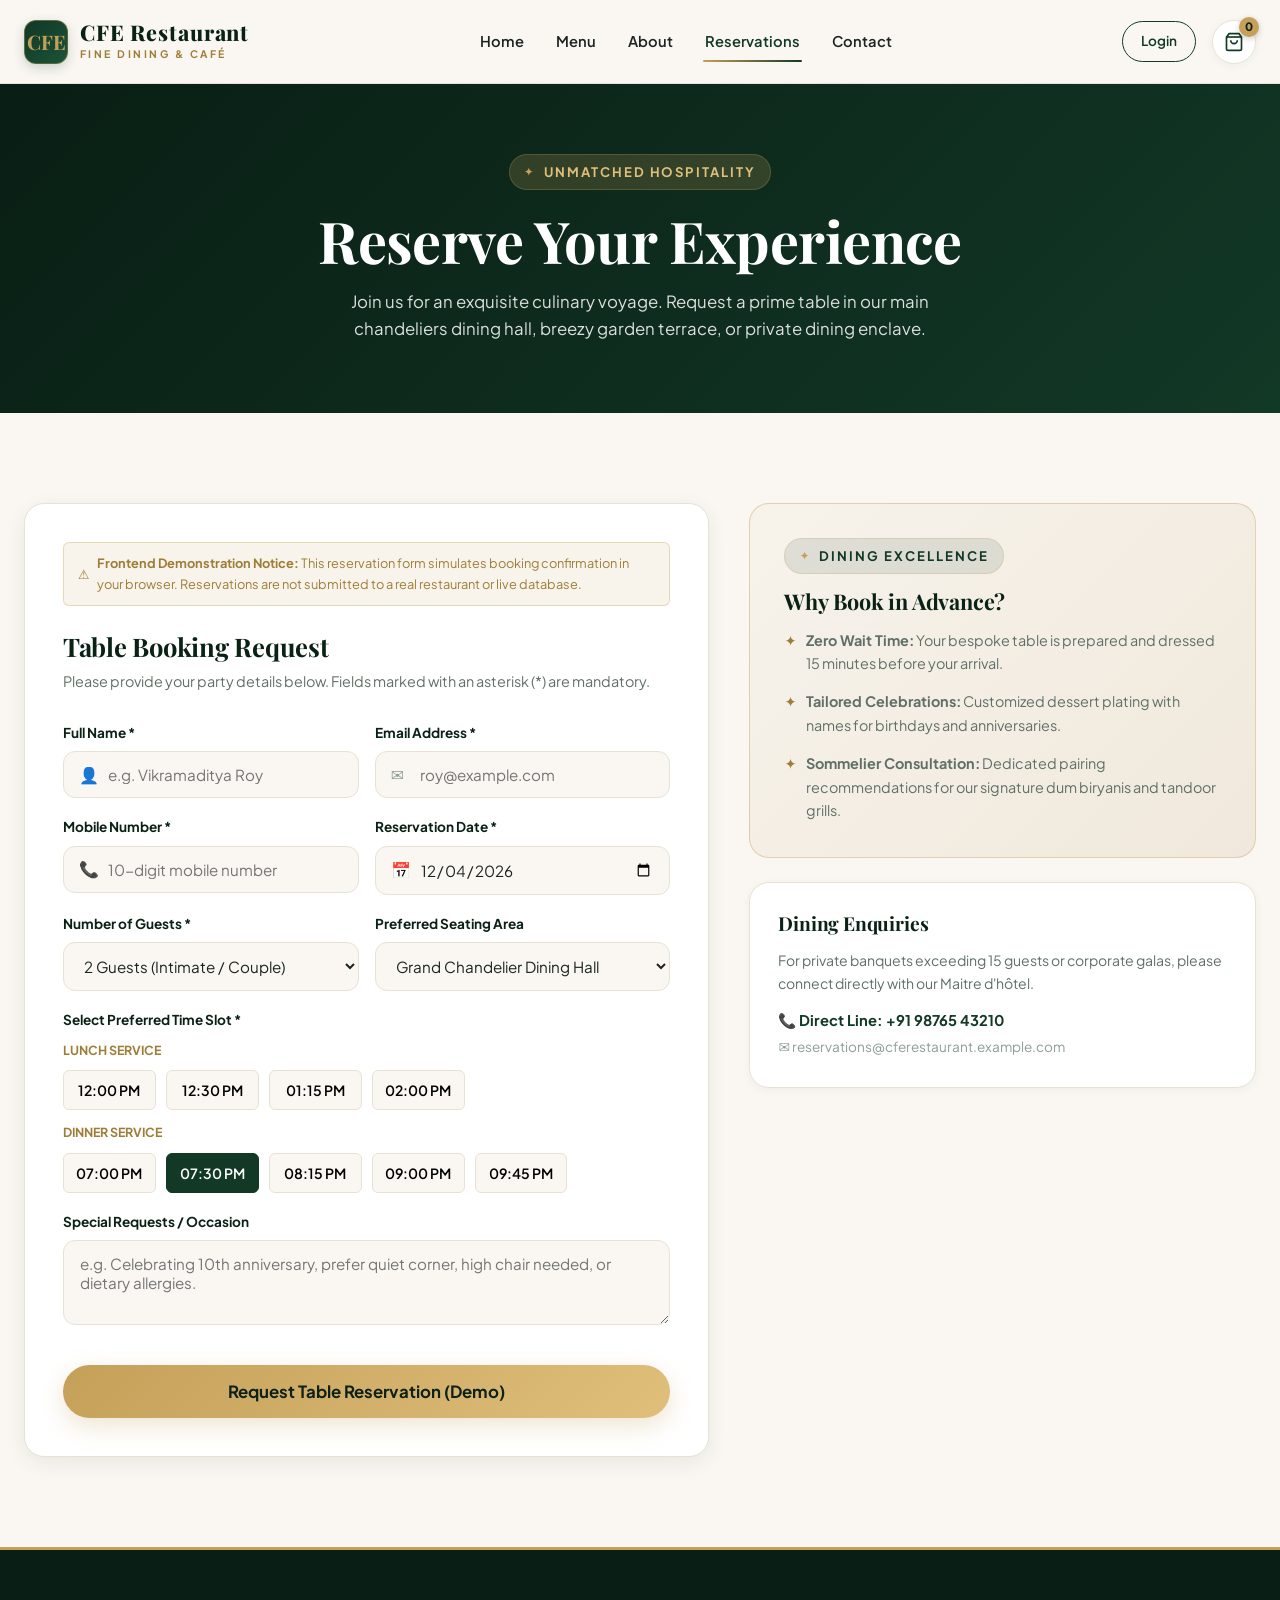
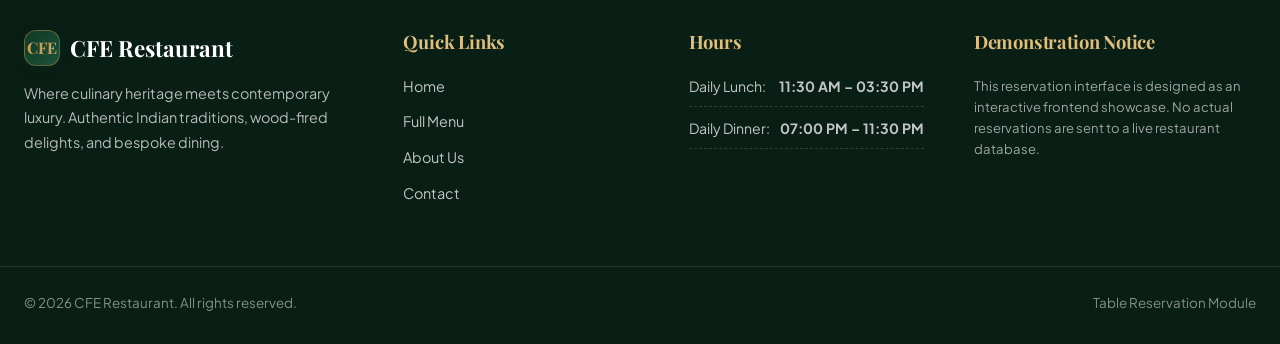
<file: CFE-Restaurant/reservation.html>
<!DOCTYPE html>
<html lang="en">

<head>
  <meta charset="UTF-8">
  <meta name="viewport" content="width=device-width, initial-scale=1.0">
  <meta name="description"
    content="Reserve a table at CFE Restaurant - Fine dining in Bengaluru. Book your lunch, dinner, or special celebration table with customizable seating preferences.">
  <title>Reserve a Table | CFE Restaurant</title>

  <!-- Google Fonts: Playfair Display & Plus Jakarta Sans -->
  <link rel="preconnect" href="https://fonts.googleapis.com">
  <link rel="preconnect" href="https://fonts.gstatic.com" crossorigin>
  <link
    href="https://fonts.googleapis.com/css2?family=Playfair+Display:ital,wght@0,400..900;1,400..900&family=Plus+Jakarta+Sans:wght@300;400;500;600;700;800&display=swap"
    rel="stylesheet">

  <!-- Master Stylesheet -->
  <link rel="stylesheet" href="css/style.css">
</head>

<body>

  <!-- ========================================================================
       SITE HEADER / NAVIGATION
       ======================================================================== -->
  <header class="site-header" id="siteHeader">
    <div class="container navbar">
      <a href="index.html" class="brand-logo" aria-label="CFE Restaurant Home">
        <div class="brand-emblem">CFE</div>
        <div class="brand-text">
          <span class="brand-title">CFE Restaurant</span>
          <span class="brand-subtitle">Fine Dining &amp; Café</span>
        </div>
      </a>

      <nav class="nav-links" aria-label="Main Navigation">
        <a href="index.html" class="nav-link">Home</a>
        <a href="menu.html" class="nav-link">Menu</a>
        <a href="about.html" class="nav-link">About</a>
        <a href="reservation.html" class="nav-link active">Reservations</a>
        <a href="contact.html" class="nav-link">Contact</a>
      </nav>

      <div class="nav-actions">
        <a href="cart.html" class="cart-trigger" aria-label="Shopping Cart">
          <svg width="20" height="20" viewBox="0 0 24 24" fill="none" stroke="currentColor" stroke-width="2">
            <path d="M6 2L3 6v14a2 2 0 0 0 2 2h14a2 2 0 0 0 2-2V6l-3-4z" />
            <line x1="3" y1="6" x2="21" y2="6" />
            <path d="M16 10a4 4 0 0 1-8 0" />
          </svg>
          <span class="cart-badge" id="navCartBadge">0</span>
        </a>

        <button class="mobile-menu-btn" id="mobileMenuBtn" aria-label="Toggle navigation menu">
          <span></span>
          <span></span>
          <span></span>
        </button>
      </div>
    </div>
  </header>

  <div class="mobile-nav-overlay" id="mobileNavOverlay"></div>
  <aside class="mobile-nav-drawer" id="mobileNavDrawer" aria-label="Mobile Navigation">
    <nav class="mobile-nav-links">
      <a href="index.html" class="mobile-nav-link">Home</a>
      <a href="menu.html" class="mobile-nav-link">Our Menu</a>
      <a href="about.html" class="mobile-nav-link">About Us</a>
      <a href="reservation.html" class="mobile-nav-link active">Reserve Table</a>
      <a href="contact.html" class="mobile-nav-link">Contact &amp; Location</a>
      <a href="cart.html" class="mobile-nav-link">Shopping Cart</a>
    </nav>
  </aside>

  <!-- ========================================================================
       PAGE HERO
       ======================================================================== -->
  <main>
    <section class="reservation-hero">
      <div class="container">
        <span class="section-tag" style="background:rgba(197, 160, 89, 0.2); color:var(--color-accent-light);">Unmatched
          Hospitality</span>
        <h1 style="color:#ffffff; margin-bottom:12px;">Reserve Your Experience</h1>
        <p style="color:rgba(255, 255, 255, 0.85); max-width:620px; margin:0 auto; font-size:1.05rem;">
          Join us for an exquisite culinary voyage. Request a prime table in our main chandeliers dining hall, breezy
          garden terrace, or private dining enclave.
        </p>
      </div>
    </section>

    <!-- ========================================================================
         RESERVATION FORM & PERKS GRID
         ======================================================================== -->
    <section class="section">
      <div class="container">
        <div class="reservation-grid">
          <!-- LEFT: The Reservation Form -->
          <div class="reservation-card">
            <!-- Demonstration Disclaimer Notice -->
            <div class="demo-badge-banner" style="margin-bottom:24px;">
              <span>⚠️</span>
              <span><strong>Frontend Demonstration Notice:</strong> This reservation form simulates booking confirmation
                in your browser. Reservations are not submitted to a real restaurant or live database.</span>
            </div>

            <h2 style="font-size:1.6rem; margin-bottom:8px;">Table Booking Request</h2>
            <p style="color:var(--color-text-muted); font-size:0.9rem; margin-bottom:28px;">
              Please provide your party details below. Fields marked with an asterisk (*) are mandatory.
            </p>

            <form id="reservationForm" novalidate>
              <!-- Name & Email -->
              <div style="display:grid; grid-template-columns: 1fr 1fr; gap:16px;">
                <div class="form-group">
                  <label class="form-label" for="resName">Full Name *</label>
                  <div class="input-with-icon">
                    <span class="input-icon">👤</span>
                    <input type="text" id="resName" class="form-control" placeholder="e.g. Vikramaditya Roy" required>
                  </div>
                  <span class="form-error" id="resNameError"></span>
                </div>

                <div class="form-group">
                  <label class="form-label" for="resEmail">Email Address *</label>
                  <div class="input-with-icon">
                    <span class="input-icon">✉</span>
                    <input type="email" id="resEmail" class="form-control" placeholder="roy@example.com" required>
                  </div>
                  <span class="form-error" id="resEmailError"></span>
                </div>
              </div>

              <!-- Phone & Date -->
              <div style="display:grid; grid-template-columns: 1fr 1fr; gap:16px;">
                <div class="form-group">
                  <label class="form-label" for="resPhone">Mobile Number *</label>
                  <div class="input-with-icon">
                    <span class="input-icon">📞</span>
                    <input type="tel" id="resPhone" class="form-control" placeholder="10-digit mobile number" required>
                  </div>
                  <span class="form-error" id="resPhoneError"></span>
                </div>

                <div class="form-group">
                  <label class="form-label" for="resDate">Reservation Date *</label>
                  <div class="input-with-icon">
                    <span class="input-icon">📅</span>
                    <input type="date" id="resDate" class="form-control" required>
                  </div>
                  <span class="form-error" id="resDateError"></span>
                </div>
              </div>

              <!-- Number of Guests & Seating Area -->
              <div style="display:grid; grid-template-columns: 1fr 1fr; gap:16px;">
                <div class="form-group">
                  <label class="form-label" for="resGuests">Number of Guests *</label>
                  <select id="resGuests" class="form-control no-icon">
                    <option value="1">1 Guest (Solo Dining)</option>
                    <option value="2" selected>2 Guests (Intimate / Couple)</option>
                    <option value="3">3 Guests</option>
                    <option value="4">4 Guests (Family Table)</option>
                    <option value="5">5 Guests</option>
                    <option value="6">6 Guests</option>
                    <option value="8">8 Guests (Large Group)</option>
                    <option value="10+">10+ Guests (Royal Banquet)</option>
                  </select>
                </div>

                <div class="form-group">
                  <label class="form-label" for="resSeating">Preferred Seating Area</label>
                  <select id="resSeating" class="form-control no-icon">
                    <option value="Grand Chandelier Dining Hall">Grand Chandelier Dining Hall</option>
                    <option value="Garden Courtyard Terrace (Outdoor)">Garden Courtyard Terrace (Outdoor)</option>
                    <option value="Royal Heritage Private Booth">Royal Heritage Private Booth</option>
                    <option value="Executive Chef's Counter Theatre">Executive Chef's Counter Theatre</option>
                  </select>
                </div>
              </div>

              <!-- Time Slot Selection Pills -->
              <div class="form-group">
                <label class="form-label">Select Preferred Time Slot *</label>

                <div
                  style="font-size:0.78rem; font-weight:700; color:var(--color-accent-dark); text-transform:uppercase; margin-top:8px;">
                  Lunch Service</div>
                <div class="slot-selection-grid" style="margin-bottom:12px;">
                  <button type="button" class="slot-pill" data-time="12:00 PM">12:00 PM</button>
                  <button type="button" class="slot-pill" data-time="12:30 PM">12:30 PM</button>
                  <button type="button" class="slot-pill" data-time="01:15 PM">01:15 PM</button>
                  <button type="button" class="slot-pill" data-time="02:00 PM">02:00 PM</button>
                </div>

                <div
                  style="font-size:0.78rem; font-weight:700; color:var(--color-accent-dark); text-transform:uppercase;">
                  Dinner Service</div>
                <div class="slot-selection-grid">
                  <button type="button" class="slot-pill" data-time="07:00 PM">07:00 PM</button>
                  <button type="button" class="slot-pill selected" data-time="07:30 PM">07:30 PM</button>
                  <button type="button" class="slot-pill" data-time="08:15 PM">08:15 PM</button>
                  <button type="button" class="slot-pill" data-time="09:00 PM">09:00 PM</button>
                  <button type="button" class="slot-pill" data-time="09:45 PM">09:45 PM</button>
                </div>
              </div>

              <!-- Special Requests -->
              <div class="form-group">
                <label class="form-label" for="resRequests">Special Requests / Occasion</label>
                <textarea id="resRequests" class="form-control no-icon" rows="3"
                  placeholder="e.g. Celebrating 10th anniversary, prefer quiet corner, high chair needed, or dietary allergies."></textarea>
              </div>

              <!-- Submit Button -->
              <button type="submit" class="btn btn-gold btn-lg" style="width:100%; margin-top:14px;">
                Request Table Reservation (Demo)
              </button>
            </form>
          </div>

          <!-- RIGHT: Dining Etiquette & Highlights -->
          <div style="display:flex; flex-direction:column; gap:24px;">
            <div class="reservation-perks-card">
              <span class="section-tag" style="background:rgba(18, 56, 38, 0.1); color:var(--color-primary);">Dining
                Excellence</span>
              <h3 style="margin-bottom:14px; font-size:1.35rem;">Why Book in Advance?</h3>
              <ul
                style="display:flex; flex-direction:column; gap:14px; font-size:0.9rem; color:var(--color-text-muted);">
                <li style="display:flex; gap:10px;">
                  <span style="color:var(--color-accent-dark); font-weight:700;">✦</span>
                  <span><strong>Zero Wait Time:</strong> Your bespoke table is prepared and dressed 15 minutes before
                    your arrival.</span>
                </li>
                <li style="display:flex; gap:10px;">
                  <span style="color:var(--color-accent-dark); font-weight:700;">✦</span>
                  <span><strong>Tailored Celebrations:</strong> Customized dessert plating with names for birthdays and
                    anniversaries.</span>
                </li>
                <li style="display:flex; gap:10px;">
                  <span style="color:var(--color-accent-dark); font-weight:700;">✦</span>
                  <span><strong>Sommelier Consultation:</strong> Dedicated pairing recommendations for our signature dum
                    biryanis and tandoor grills.</span>
                </li>
              </ul>
            </div>

            <!-- Operating Schedule Card -->
            <div
              style="background:#ffffff; border-radius:var(--radius-lg); padding:28px; border:1px solid var(--color-border); box-shadow:var(--shadow-sm);">
              <h4
                style="color:var(--color-primary-dark); margin-bottom:14px; font-family:var(--font-heading); font-size:1.2rem;">
                Dining Enquiries</h4>
              <p style="font-size:0.88rem; color:var(--color-text-muted); line-height:1.6; margin-bottom:14px;">
                For private banquets exceeding 15 guests or corporate galas, please connect directly with our Maitre
                d'hôtel.
              </p>
              <div style="font-size:0.92rem; font-weight:700; color:var(--color-primary);">
                📞 Direct Line: +91 98765 43210
              </div>
              <div style="font-size:0.85rem; color:var(--color-text-light); margin-top:4px;">
                ✉ reservations@cferestaurant.example.com
              </div>
            </div>
          </div>
        </div>
      </div>
    </section>
  </main>

  <!-- Footer -->
  <footer class="site-footer">
    <div class="container footer-grid">
      <div>
        <div style="display:flex; align-items:center; gap:10px; margin-bottom:14px;">
          <div class="brand-emblem" style="width:36px; height:36px; font-size:1rem;">CFE</div>
          <span style="font-family:var(--font-heading); font-size:1.4rem; font-weight:700; color:#ffffff;">CFE
            Restaurant</span>
        </div>
        <p class="footer-text">
          Where culinary heritage meets contemporary luxury. Authentic Indian traditions, wood-fired delights, and
          bespoke dining.
        </p>
      </div>

      <div>
        <h4 class="footer-heading">Quick Links</h4>
        <div class="footer-links">
          <a href="index.html" class="footer-link">Home</a>
          <a href="menu.html" class="footer-link">Full Menu</a>
          <a href="about.html" class="footer-link">About Us</a>
          <a href="contact.html" class="footer-link">Contact</a>
        </div>
      </div>

      <div>
        <h4 class="footer-heading">Hours</h4>
        <div class="footer-hours-list">
          <div class="footer-hours-item">
            <span>Daily Lunch:</span>
            <strong>11:30 AM – 03:30 PM</strong>
          </div>
          <div class="footer-hours-item">
            <span>Daily Dinner:</span>
            <strong>07:00 PM – 11:30 PM</strong>
          </div>
        </div>
      </div>

      <div>
        <h4 class="footer-heading">Demonstration Notice</h4>
        <p style="font-size:0.82rem; color:rgba(255, 255, 255, 0.6); line-height:1.6;">
          This reservation interface is designed as an interactive frontend showcase. No actual reservations are sent to
          a live restaurant database.
        </p>
      </div>
    </div>

    <div class="container footer-bottom">
      <div>&copy; 2026 CFE Restaurant. All rights reserved.</div>
      <div>Table Reservation Module</div>
    </div>
  </footer>

  <button class="back-to-top" aria-label="Back to top">↑</button>

  <!-- JavaScript Files -->
  <script src="js/main.js"></script>
  <script src="js/reservation.js"></script>
</body>

</html>
</file>
<file: css/sugar-sprinkles.css>
/* ==========================================================================
   SUGAR SPRINKLES CAFE - MASTER STYLESHEET
   Aesthetics: Warm Browns, Creamy Whites, Pastel Pinks, & Gold Highlights
   Typography: Elegant Serif (Playfair Display) & Clean Sans-Serif (Plus Jakarta Sans)
   Theme: Specialty Coffee & Handcrafted Sweet Sprinkles
   ========================================================================== */

/* --------------------------------------------------------------------------
   1. CSS VARIABLES & DESIGN TOKENS
   -------------------------------------------------------------------------- */
:root {
  /* Warm Browns (Coffee & Chocolate) */
  --c-brown-deep: #24140e;
  --c-brown-dark: #3a2217;
  --c-brown: #54372a;
  --c-brown-light: #7b5847;
  --c-brown-rgb: 58, 34, 23;

  /* Floral-inspired palette */
  --c-flower-rose: #f7b7c7;
  --c-flower-petal: #ffd7e2;
  --c-flower-blush: #fbe6ee;
  --c-flower-lilac: #ead9ff;
  --c-flower-gold: #f2d38d;

  /* Creamy Whites */
  --c-cream-bg: #fffaf7;
  --c-cream-card: #ffffff;
  --c-cream-alt: #f6efe8;
  --c-cream-light: #fffdfb;

  /* Pastel Pinks */
  --c-pink-soft: #fde8ed;
  --c-pink-blush: #fcd5dc;
  --c-pink: #f4acb7;
  --c-pink-deep: #d88c9a;
  --c-pink-accent: #e76f84;
  --c-pink-rgb: 244, 172, 183;

  /* Gold Highlights */
  --c-gold: #d4af37;
  --c-gold-light: #f5e4af;
  --c-gold-dark: #9e7d23;
  --c-gold-rgb: 212, 175, 55;

  /* Neutrals & Borders */
  --c-text: #2f1e16;
  --c-text-muted: #6f594f;
  --c-text-light: #9e8a80;
  --c-border: #ede1d5;
  --c-border-pink: rgba(244, 172, 183, 0.4);

  /* Semantic */
  --c-veg: #2d8a4e;
  --c-nonveg: #c93b3b;
  --c-success: #2d8a4e;
  --c-error: #c93b3b;

  /* Typography */
  --font-serif: 'Playfair Display', Georgia, 'Times New Roman', serif;
  --font-sans: 'Plus Jakarta Sans', system-ui, -apple-system, 'Segoe UI', Roboto, sans-serif;

  /* Elevation Shadows */
  --shadow-sm: 0 3px 10px rgba(58, 34, 23, 0.05);
  --shadow-md: 0 8px 24px rgba(58, 34, 23, 0.08);
  --shadow-lg: 0 18px 45px rgba(58, 34, 23, 0.12);
  --shadow-pink: 0 10px 28px rgba(244, 172, 183, 0.35);
  --shadow-gold: 0 10px 28px rgba(212, 175, 55, 0.28);
  --shadow-glass: 0 24px 60px rgba(44, 26, 18, 0.22);

  /* Transitions */
  --t-fast: 0.2s cubic-bezier(0.4, 0, 0.2, 1);
  --t-normal: 0.35s cubic-bezier(0.4, 0, 0.2, 1);
  --t-bounce: 0.5s cubic-bezier(0.34, 1.56, 0.64, 1);

  /* Layout */
  --radius-sm: 8px;
  --radius-md: 16px;
  --radius-lg: 24px;
  --radius-full: 9999px;
  --header-height: 80px;
  --max-w: 1240px;
}

/* --------------------------------------------------------------------------
   2. RESET & BASE STYLES
   -------------------------------------------------------------------------- */
*, *::before, *::after {
  box-sizing: border-box;
  margin: 0;
  padding: 0;
}

html {
  scroll-behavior: smooth;
  font-size: 16px;
}

body {
  font-family: var(--font-sans);
  background:
    radial-gradient(circle at top left, rgba(247, 183, 199, 0.28), transparent 18%),
    radial-gradient(circle at top right, rgba(234, 217, 255, 0.26), transparent 22%),
    linear-gradient(180deg, #fffaf7 0%, #fff4f6 100%);
  color: var(--c-text);
  line-height: 1.65;
  overflow-x: hidden;
  min-height: 100vh;
  display: flex;
  flex-direction: column;
  -webkit-font-smoothing: antialiased;
}

img {
  max-width: 100%;
  height: auto;
  display: block;
}

a {
  color: inherit;
  text-decoration: none;
  transition: all var(--t-fast);
}

button, input, select, textarea {
  font-family: inherit;
  font-size: inherit;
  border: none;
  outline: none;
}

button {
  cursor: pointer;
  background: none;
}

ul { list-style: none; }

/* --------------------------------------------------------------------------
   3. TYPOGRAPHY & HEADINGS
   -------------------------------------------------------------------------- */
h1, h2, h3, h4, h5 {
  font-family: var(--font-serif);
  color: var(--c-brown-dark);
  font-weight: 700;
  line-height: 1.25;
}

h1 { font-size: clamp(2.4rem, 4.5vw, 4rem); }
h2 { font-size: clamp(1.9rem, 3.2vw, 2.7rem); }
h3 { font-size: clamp(1.3rem, 2vw, 1.7rem); }
h4 { font-size: 1.2rem; }

.eyebrow-tag {
  display: inline-flex;
  align-items: center;
  gap: 8px;
  font-size: 0.8rem;
  font-weight: 700;
  letter-spacing: 0.16em;
  text-transform: uppercase;
  color: var(--c-pink-deep);
  background: var(--c-pink-soft);
  padding: 6px 16px;
  border-radius: var(--radius-full);
  margin-bottom: 14px;
  border: 1px solid var(--c-pink-blush);
}

.eyebrow-tag::before {
  content: '✦';
  font-size: 0.75rem;
  color: var(--c-gold);
}

.section-sub {
  color: var(--c-text-muted);
  font-size: 1.05rem;
  max-width: 600px;
  margin: 0 auto;
}

/* --------------------------------------------------------------------------
   4. LAYOUT CONTAINERS
   -------------------------------------------------------------------------- */
.container {
  width: 100%;
  max-width: var(--max-w);
  margin: 0 auto;
  padding: 0 24px;
}

.section {
  padding: 85px 0;
  position: relative;
}

.section-alt {
  background-color: var(--c-cream-alt);
}

.section-head {
  text-align: center;
  margin-bottom: 50px;
}

/* --------------------------------------------------------------------------
   5. BUTTONS & PILLS
   -------------------------------------------------------------------------- */
.btn {
  display: inline-flex;
  align-items: center;
  justify-content: center;
  gap: 10px;
  padding: 13px 26px;
  font-size: 0.95rem;
  font-weight: 700;
  border-radius: var(--radius-full);
  transition: all var(--t-normal);
  text-decoration: none;
  white-space: nowrap;
}

.btn-primary {
  background: linear-gradient(135deg, var(--c-brown-dark) 0%, var(--c-brown) 100%);
  color: #ffffff;
  box-shadow: 0 6px 18px rgba(58, 34, 23, 0.25);
  border: 1px solid rgba(255, 255, 255, 0.15);
}

.btn-primary:hover {
  background: linear-gradient(135deg, var(--c-brown-deep) 0%, var(--c-brown-dark) 100%);
  transform: translateY(-2px);
  box-shadow: 0 10px 25px rgba(58, 34, 23, 0.35);
  color: #ffffff;
}

.btn-pink {
  background: linear-gradient(135deg, var(--c-flower-rose) 0%, #f7a3b6 40%, #ee7f9d 100%);
  color: var(--c-brown-deep);
  box-shadow: 0 12px 25px rgba(231, 111, 132, 0.3);
  border: 1px solid rgba(255, 255, 255, 0.45);
}

.btn-pink:hover {
  background: linear-gradient(135deg, #f59ab0 0%, #eb7294 44%, #d96984 100%);
  color: #ffffff;
  transform: translateY(-2px) scale(1.01);
  box-shadow: 0 12px 28px rgba(231, 111, 132, 0.42);
}

.btn-gold {
  background: linear-gradient(135deg, var(--c-gold) 0%, #e6c562 100%);
  color: var(--c-brown-deep);
  box-shadow: var(--shadow-gold);
}

.btn-gold:hover {
  background: linear-gradient(135deg, #e6c562 0%, #f7db8c 100%);
  transform: translateY(-2px);
  box-shadow: 0 10px 28px rgba(212, 175, 55, 0.4);
}

.btn-outline {
  border: 1.5px solid var(--c-brown);
  color: var(--c-brown);
  background: transparent;
}

.btn-outline:hover {
  background: var(--c-brown);
  color: #ffffff;
  transform: translateY(-2px);
}

.btn-outline-white {
  border: 1.5px solid rgba(255, 255, 255, 0.85);
  color: #ffffff;
  background: transparent;
}

.btn-outline-white:hover {
  background: #ffffff;
  color: var(--c-brown-dark);
  transform: translateY(-2px);
}

.btn-sm {
  padding: 8px 18px;
  font-size: 0.85rem;
}

/* --------------------------------------------------------------------------
   6. NAVIGATION BAR (STICKY WITH SMOOTH HOVER ANIMATIONS)
   -------------------------------------------------------------------------- */
.site-nav {
  position: sticky;
  top: 8px;
  left: 0;
  width: calc(100% - 26px);
  max-width: 1280px;
  height: var(--header-height);
  margin: 0 auto;
  background: linear-gradient(180deg, rgba(255,250,247,0.94), rgba(255,245,247,0.86));
  backdrop-filter: blur(16px);
  -webkit-backdrop-filter: blur(16px);
  border: 1px solid rgba(247, 183, 199, 0.28);
  border-radius: 18px 18px 18px 18px;
  z-index: 1000;
  transition: all var(--t-normal);
  box-shadow: 0 10px 24px rgba(58, 34, 23, 0.06);
}

.site-nav::before {
  content: "";
  position: absolute;
  inset: 0;
  background: radial-gradient(circle at 12% 20%, rgba(247, 183, 199, 0.20), transparent 18%),
              radial-gradient(circle at 90% 10%, rgba(234, 217, 255, 0.18), transparent 20%);
  pointer-events: none;
}

.site-nav.scrolled {
  height: 70px;
  background: rgba(255, 255, 255, 0.96);
  box-shadow: 0 10px 30px rgba(58, 34, 23, 0.08);
  border-bottom-color: rgba(244, 172, 183, 0.5);
}

.nav-container {
  display: flex;
  align-items: center;
  justify-content: space-between;
  height: 100%;
}

.brand-wrap {
  display: flex;
  align-items: center;
  gap: 12px;
  text-decoration: none;
}

.brand-cup {
  width: 44px;
  height: 44px;
  border-radius: 14px;
  background: linear-gradient(135deg, var(--c-flower-blush) 0%, var(--c-pink-soft) 52%, var(--c-flower-petal) 100%);
  border: 1.5px solid rgba(231, 111, 132, 0.55);
  display: flex;
  align-items: center;
  justify-content: center;
  font-size: 1.3rem;
  box-shadow: 0 6px 18px rgba(244, 172, 183, 0.25);
  transition: transform var(--t-bounce);
}

.brand-wrap:hover .brand-cup {
  transform: rotate(-8deg) scale(1.08);
}

.brand-titles {
  display: flex;
  flex-direction: column;
}

.brand-name {
  font-family: var(--font-serif);
  font-size: 1.3rem;
  font-weight: 800;
  color: var(--c-brown-dark);
  line-height: 1.1;
  letter-spacing: -0.01em;
}

.brand-tagline {
  font-size: 0.68rem;
  color: var(--c-pink-deep);
  font-weight: 700;
  letter-spacing: 0.16em;
  text-transform: uppercase;
}

.nav-menu {
  display: flex;
  align-items: center;
  gap: 28px;
}

.nav-item {
  position: relative;
  font-size: 0.92rem;
  font-weight: 600;
  color: var(--c-brown-dark);
  padding: 8px 2px;
  transition: color var(--t-fast);
}

.nav-item::after {
  content: '';
  position: absolute;
  bottom: 0;
  left: 50%;
  transform: translateX(-50%);
  width: 0;
  height: 2.5px;
  background: linear-gradient(90deg, var(--c-pink) 0%, var(--c-gold) 100%);
  border-radius: 3px;
  transition: width var(--t-normal);
}

.nav-item:hover,
.nav-item.active {
  color: var(--c-pink-accent);
}

.nav-item:hover::after,
.nav-item.active::after {
  width: 100%;
}

.nav-right {
  display: flex;
  align-items: center;
  gap: 16px;
}

/* Cart Trigger */
.cart-btn {
  position: relative;
  width: 42px;
  height: 42px;
  border-radius: 50%;
  background: #ffffff;
  border: 1px solid var(--c-border);
  display: flex;
  align-items: center;
  justify-content: center;
  color: var(--c-brown-dark);
  box-shadow: var(--shadow-sm);
  transition: all var(--t-fast);
}

.cart-btn:hover {
  border-color: var(--c-pink);
  transform: translateY(-2px);
  color: var(--c-pink-accent);
}

.cart-counter {
  position: absolute;
  top: -4px;
  right: -4px;
  background: var(--c-pink-accent);
  color: #ffffff;
  font-size: 0.72rem;
  font-weight: 800;
  width: 20px;
  height: 20px;
  border-radius: 50%;
  display: flex;
  align-items: center;
  justify-content: center;
  box-shadow: 0 2px 6px rgba(231, 111, 132, 0.4);
}

/* Hamburger */
.menu-toggle {
  display: none;
  flex-direction: column;
  justify-content: space-between;
  width: 28px;
  height: 19px;
  background: transparent;
}

.menu-toggle span {
  display: block;
  height: 2.5px;
  width: 100%;
  background: var(--c-brown-dark);
  border-radius: 3px;
  transition: all var(--t-normal);
}

.menu-toggle.open span:nth-child(1) { transform: translateY(8px) rotate(45deg); }
.menu-toggle.open span:nth-child(2) { opacity: 0; }
.menu-toggle.open span:nth-child(3) { transform: translateY(-8px) rotate(-45deg); }

/* --------------------------------------------------------------------------
   7. HERO SECTION (FULL WIDTH COFFEE + SPRINKLES THEME)
   -------------------------------------------------------------------------- */
.hero-sugar {
  position: relative;
  min-height: 88vh;
  display: flex;
  align-items: center;
  color: #ffffff;
  padding: 76px 0 92px;
  overflow: hidden;
  background:
    linear-gradient(135deg, rgba(45, 22, 17, 0.85) 0%, rgba(88, 49, 36, 0.72) 38%, rgba(58, 34, 23, 0.74) 100%),
    radial-gradient(circle at 15% 20%, rgba(247, 183, 199, 0.42), transparent 18%),
    radial-gradient(circle at 80% 25%, rgba(234, 217, 255, 0.28), transparent 20%),
    url("../sugar_sprinkles_hero.jpg") center / cover no-repeat;
  background-blend-mode: multiply, screen, screen, normal;
}

/* Floating Sprinkles Background Pattern */
.hero-sprinkles-overlay {
  position: absolute;
  inset: 0;
  pointer-events: none;
  background-image:
    radial-gradient(circle at 10% 20%, rgba(244, 172, 183, 0.6) 2px, transparent 3px),
    radial-gradient(circle at 80% 30%, rgba(212, 175, 55, 0.7) 2.5px, transparent 4px),
    radial-gradient(circle at 40% 70%, rgba(253, 213, 220, 0.65) 2px, transparent 3px),
    radial-gradient(circle at 90% 85%, rgba(244, 172, 183, 0.6) 3px, transparent 4px),
    radial-gradient(circle at 25% 85%, rgba(212, 175, 55, 0.5) 2px, transparent 3px);
  background-size: 140px 140px;
  opacity: 0.65;
  animation: floatSprinkles 30s linear infinite;
}

@keyframes floatSprinkles {
  0% { background-position: 0 0; }
  100% { background-position: 140px 280px; }
}

.hero-layout {
  position: relative;
  z-index: 2;
  display: grid;
  grid-template-columns: 1.15fr 0.85fr;
  align-items: center;
  gap: 55px;
}

.hero-copy {
  display: flex;
  flex-direction: column;
  align-items: flex-start;
}

.hero-pill-badge {
  display: inline-flex;
  align-items: center;
  gap: 8px;
  background: linear-gradient(135deg, rgba(255, 255, 255, 0.14), rgba(247, 183, 199, 0.12));
  border: 1px solid rgba(255, 255, 255, 0.38);
  box-shadow: 0 0 0 1px rgba(247, 183, 199, 0.16);
  backdrop-filter: blur(8px);
  padding: 10px 20px;
  border-radius: var(--radius-full);
  font-size: 0.8rem;
  font-weight: 700;
  letter-spacing: 0.12em;
  color: #fff1f6;
  margin-bottom: 26px;
  text-transform: uppercase;
}

.hero-title {
  color: #ffffff;
  font-size: clamp(4rem, 6vw, 7.2rem);
  font-weight: 800;
  line-height: 0.94;
  margin-bottom: 26px;
  letter-spacing: -0.06em;
}

.hero-title span {
  background: linear-gradient(135deg, #fffafc 20%, var(--c-flower-petal) 42%, var(--c-gold-light) 72%, #ffffff 100%);
  -webkit-background-clip: text;
  -webkit-text-fill-color: transparent;
  text-shadow: 0 0 18px rgba(247, 183, 199, 0.25);
}

.hero-desc {
  font-size: clamp(1.1rem, 1.8vw, 1.6rem);
  color: rgba(255, 255, 255, 0.9);
  line-height: 1.55;
  max-width: 760px;
  margin-bottom: 36px;
  font-weight: 400;
}

.hero-actions {
  display: flex;
  align-items: center;
  gap: 16px;
  flex-wrap: wrap;
}

.hero-showcase {
  position: relative;
  display: flex;
  justify-content: center;
}

.hero-frame {
  position: relative;
  width: 100%;
  max-width: 440px;
  aspect-ratio: 1 / 1;
  border-radius: 36px;
  overflow: hidden;
  box-shadow: 0 24px 60px rgba(0, 0, 0, 0.5);
  border: 3px solid rgba(244, 172, 183, 0.4);
}

.hero-frame img {
  width: 100%;
  height: 100%;
  object-fit: cover;
  transition: transform 0.8s ease;
}

.hero-frame:hover img {
  transform: scale(1.06);
}

.hero-float-badge {
  position: absolute;
  bottom: -20px;
  left: -20px;
  background: rgba(255, 255, 255, 0.95);
  backdrop-filter: blur(12px);
  padding: 14px 20px;
  border-radius: var(--radius-md);
  box-shadow: var(--shadow-lg);
  border: 1px solid var(--c-pink-blush);
  display: flex;
  align-items: center;
  gap: 12px;
  color: var(--c-brown-dark);
  animation: floatBadge 4s ease-in-out infinite;
}

@keyframes floatBadge {
  0%, 100% { transform: translateY(0); }
  50% { transform: translateY(-8px); }
}

.float-badge-icon {
  width: 42px;
  height: 42px;
  border-radius: 50%;
  background: var(--c-pink-soft);
  color: var(--c-pink-accent);
  display: flex;
  align-items: center;
  justify-content: center;
  font-size: 1.25rem;
}

/* --------------------------------------------------------------------------
   8. MENU SHOWCASE GRID (ZOOM / FLIP HOVER EFFECTS)
   -------------------------------------------------------------------------- */
.menu-toolbar {
  background: #ffffff;
  border-radius: var(--radius-lg);
  padding: 22px 28px;
  margin-bottom: 40px;
  border: 1px solid var(--c-border);
  box-shadow: var(--shadow-sm);
  display: flex;
  flex-direction: column;
  gap: 20px;
}

.menu-search-wrap {
  position: relative;
  width: 100%;
}

.menu-search-wrap svg {
  position: absolute;
  left: 18px;
  top: 50%;
  transform: translateY(-50%);
  color: var(--c-text-light);
  pointer-events: none;
}

.menu-search-input {
  width: 100%;
  padding: 13px 20px 13px 48px;
  border-radius: var(--radius-full);
  background: var(--c-cream-bg);
  border: 1.5px solid var(--c-border);
  font-size: 0.95rem;
  color: var(--c-brown-dark);
  transition: all var(--t-fast);
}

.menu-search-input:focus {
  border-color: var(--c-pink);
  background: #ffffff;
  box-shadow: 0 0 0 3px rgba(244, 172, 183, 0.25);
}

.category-filter-list {
  display: flex;
  align-items: center;
  gap: 10px;
  overflow-x: auto;
  padding-bottom: 4px;
}

.category-btn {
  padding: 9px 20px;
  border-radius: var(--radius-full);
  font-size: 0.88rem;
  font-weight: 700;
  background: var(--c-cream-bg);
  color: var(--c-text-muted);
  border: 1px solid var(--c-border);
  cursor: pointer;
  white-space: nowrap;
  transition: all var(--t-fast);
}

.category-btn:hover {
  background: var(--c-pink-soft);
  color: var(--c-pink-accent);
  border-color: var(--c-pink);
}

.category-btn.active {
  background: var(--c-brown-dark);
  color: #ffffff;
  border-color: var(--c-brown-dark);
  box-shadow: 0 4px 14px rgba(58, 34, 23, 0.2);
}

/* Menu Grid */
.menu-grid {
  display: grid;
  grid-template-columns: repeat(auto-fill, minmax(285px, 1fr));
  gap: 30px;
}

/* Card with Slight Zoom & Lift */
.menu-card {
  background: var(--c-cream-card);
  border-radius: var(--radius-lg);
  overflow: hidden;
  box-shadow: var(--shadow-sm);
  border: 1.5px solid var(--c-border);
  display: flex;
  flex-direction: column;
  position: relative;
  transition: transform var(--t-normal), box-shadow var(--t-normal), border-color var(--t-normal);
}

.menu-card:hover {
  transform: translateY(-8px) scale(1.02);
  box-shadow: 0 18px 42px rgba(110, 68, 83, 0.14);
  border-color: rgba(231, 111, 132, 0.55);
}

.menu-card-img-box {
  position: relative;
  width: 100%;
  height: 220px;
  overflow: hidden;
  background: var(--c-cream-alt);
}

.menu-card-img {
  width: 100%;
  height: 100%;
  object-fit: cover;
  transition: transform 0.6s cubic-bezier(0.4, 0, 0.2, 1);
}

.menu-card:hover .menu-card-img {
  transform: scale(1.1);
}

/* Veg / Non-Veg Indicator */
.diet-mark {
  position: absolute;
  top: 14px;
  left: 14px;
  width: 22px;
  height: 22px;
  background: #ffffff;
  border-radius: 4px;
  display: flex;
  align-items: center;
  justify-content: center;
  box-shadow: 0 2px 6px rgba(0, 0, 0, 0.15);
  border: 1.5px solid currentColor;
  z-index: 2;
}

.diet-mark.veg { color: var(--c-veg); }
.diet-mark.veg::after {
  content: '';
  width: 10px;
  height: 10px;
  background: var(--c-veg);
  border-radius: 50%;
}

.diet-mark.non-veg { color: var(--c-nonveg); }
.diet-mark.non-veg::after {
  content: '';
  width: 0;
  height: 0;
  border-left: 5px solid transparent;
  border-right: 5px solid transparent;
  border-bottom: 9px solid var(--c-nonveg);
}

.menu-card-tag {
  position: absolute;
  top: 14px;
  right: 14px;
  background: rgba(36, 20, 14, 0.85);
  backdrop-filter: blur(4px);
  color: var(--c-gold-light);
  font-size: 0.72rem;
  font-weight: 800;
  padding: 4px 10px;
  border-radius: var(--radius-full);
  letter-spacing: 0.06em;
  text-transform: uppercase;
}

.menu-card-content {
  padding: 22px;
  display: flex;
  flex-direction: column;
  flex: 1;
}

.menu-card-cat {
  font-size: 0.75rem;
  font-weight: 700;
  color: var(--c-pink-deep);
  text-transform: uppercase;
  letter-spacing: 0.1em;
  margin-bottom: 6px;
}

.menu-card-title {
  font-size: 1.25rem;
  margin-bottom: 8px;
  color: var(--c-brown-dark);
}

.menu-card-desc {
  font-size: 0.88rem;
  color: var(--c-text-muted);
  line-height: 1.55;
  margin-bottom: 18px;
  flex: 1;
}

.menu-card-bottom {
  display: flex;
  align-items: center;
  justify-content: space-between;
  border-top: 1px solid var(--c-border);
  padding-top: 16px;
  margin-top: auto;
}

.menu-card-price {
  font-family: var(--font-serif);
  font-size: 1.4rem;
  font-weight: 800;
  color: var(--c-brown-dark);
}

/* --------------------------------------------------------------------------
   9. GLASSMORPHISM LOGIN / REGISTRATION MODAL
   -------------------------------------------------------------------------- */
.glass-modal-overlay {
  position: fixed;
  inset: 0;
  background: rgba(36, 20, 14, 0.65);
  backdrop-filter: blur(10px);
  -webkit-backdrop-filter: blur(10px);
  z-index: 2000;
  display: flex;
  align-items: center;
  justify-content: center;
  padding: 20px;
  opacity: 0;
  pointer-events: none;
  transition: opacity var(--t-normal);
}

.glass-modal-overlay.active {
  opacity: 1;
  pointer-events: auto;
}

/* The Glassmorphism Container */
.glass-modal-card {
  width: 100%;
  max-width: 520px;
  background: linear-gradient(180deg, rgba(255,255,255,0.9), rgba(255,244,246,0.82));
  backdrop-filter: blur(20px);
  -webkit-backdrop-filter: blur(20px);
  border: 1.5px solid rgba(255, 255, 255, 0.85);
  border-radius: 28px;
  padding: 40px 36px;
  box-shadow: 0 26px 70px rgba(64, 39, 51, 0.2);
  position: relative;
  transform: translateY(25px) scale(0.96);
  transition: transform var(--t-bounce);
  max-height: 90vh;
  overflow-y: auto;
}

.glass-modal-overlay.active .glass-modal-card {
  transform: translateY(0) scale(1);
}

.glass-modal-close {
  position: absolute;
  top: 18px;
  right: 18px;
  width: 36px;
  height: 36px;
  border-radius: 50%;
  background: rgba(255, 255, 255, 0.8);
  border: 1px solid var(--c-border);
  color: var(--c-brown-dark);
  font-size: 1.2rem;
  display: flex;
  align-items: center;
  justify-content: center;
  cursor: pointer;
  transition: all var(--t-fast);
}

.glass-modal-close:hover {
  background: var(--c-pink-soft);
  color: var(--c-pink-accent);
}

/* Glass Segmented Switcher */
.glass-tabs {
  display: grid;
  grid-template-columns: 1fr 1fr;
  background: rgba(245, 237, 228, 0.7);
  border: 1px solid rgba(255, 255, 255, 0.7);
  border-radius: var(--radius-full);
  padding: 4px;
  margin-bottom: 24px;
}

.glass-tab-btn {
  padding: 10px;
  text-align: center;
  font-size: 0.9rem;
  font-weight: 700;
  border-radius: var(--radius-full);
  color: var(--c-text-muted);
  cursor: pointer;
  transition: all var(--t-fast);
}

.glass-tab-btn.active {
  background: #ffffff;
  color: var(--c-brown-dark);
  box-shadow: 0 4px 12px rgba(58, 34, 23, 0.1);
}

/* Form Fields */
.glass-form-group {
  margin-bottom: 18px;
}

.glass-label {
  display: block;
  font-size: 0.84rem;
  font-weight: 700;
  color: var(--c-brown-dark);
  margin-bottom: 6px;
}

.glass-input-wrap {
  position: relative;
  display: flex;
  align-items: center;
}

.glass-input-icon {
  position: absolute;
  left: 14px;
  color: var(--c-text-light);
  font-size: 1rem;
  pointer-events: none;
}

.glass-input {
  width: 100%;
  padding: 12px 14px 12px 42px;
  background: rgba(255, 255, 255, 0.85);
  border: 1.5px solid rgba(237, 225, 213, 0.8);
  border-radius: var(--radius-md);
  font-size: 0.92rem;
  color: var(--c-brown-dark);
  transition: all var(--t-fast);
}

.glass-input:focus {
  background: #ffffff;
  border-color: var(--c-pink);
  box-shadow: 0 0 0 3px rgba(244, 172, 183, 0.3);
}

.glass-pwd-toggle {
  position: absolute;
  right: 14px;
  color: var(--c-text-light);
  cursor: pointer;
  background: transparent;
  display: flex;
  align-items: center;
  justify-content: center;
}

/* Password Strength Bar */
.glass-strength-meter {
  height: 4px;
  width: 100%;
  background: rgba(0, 0, 0, 0.08);
  border-radius: var(--radius-full);
  margin-top: 6px;
  overflow: hidden;
}

.glass-strength-bar {
  height: 100%;
  width: 0%;
  border-radius: var(--radius-full);
  transition: width 0.3s ease, background-color 0.3s ease;
}

.glass-strength-text {
  font-size: 0.75rem;
  font-weight: 700;
  margin-top: 4px;
  color: var(--c-text-light);
}

/* 1-Click Quick Demo Guest Box */
.glass-quick-demo {
  background: rgba(244, 172, 183, 0.2);
  border: 1px dashed var(--c-pink);
  border-radius: var(--radius-md);
  padding: 12px 16px;
  display: flex;
  align-items: center;
  justify-content: space-between;
  margin-bottom: 20px;
}

.glass-quick-demo strong {
  display: block;
  font-size: 0.85rem;
  color: var(--c-brown-dark);
}

.glass-quick-demo span {
  font-size: 0.75rem;
  color: var(--c-text-muted);
}

/* --------------------------------------------------------------------------
   10. SHOPPING CART DRAWER
   -------------------------------------------------------------------------- */
.cart-drawer-overlay {
  position: fixed;
  inset: 0;
  background: rgba(36, 20, 14, 0.55);
  backdrop-filter: blur(4px);
  z-index: 2500;
  opacity: 0;
  pointer-events: none;
  transition: opacity var(--t-normal);
}

.cart-drawer-overlay.active {
  opacity: 1;
  pointer-events: auto;
}

.cart-drawer {
  position: fixed;
  top: 0;
  right: -100%;
  width: min(440px, 90vw);
  height: 100vh;
  background: #ffffff;
  box-shadow: -10px 0 40px rgba(0, 0, 0, 0.2);
  z-index: 2600;
  display: flex;
  flex-direction: column;
  transition: right var(--t-normal);
}

.cart-drawer.active {
  right: 0;
}

.cart-drawer-head {
  padding: 22px 24px;
  border-bottom: 1px solid var(--c-border);
  display: flex;
  align-items: center;
  justify-content: space-between;
}

.cart-drawer-body {
  flex: 1;
  overflow-y: auto;
  padding: 20px 24px;
}

.cart-drawer-foot {
  padding: 24px;
  border-top: 1px solid var(--c-border);
  background: var(--c-cream-bg);
}

.cart-item-row {
  display: flex;
  align-items: center;
  gap: 14px;
  margin-bottom: 18px;
  padding-bottom: 16px;
  border-bottom: 1px solid var(--c-cream-alt);
}

.cart-item-img {
  width: 65px;
  height: 65px;
  border-radius: var(--radius-sm);
  object-fit: cover;
  border: 1px solid var(--c-border);
}

/* --------------------------------------------------------------------------
   11. FOOTER
   -------------------------------------------------------------------------- */
.site-foot {
  background: var(--c-brown-deep);
  color: #ffffff;
  padding: 70px 0 25px;
  border-top: 3px solid var(--c-pink);
  margin-top: auto;
}

.foot-grid {
  display: grid;
  grid-template-columns: 1.4fr 1fr 1fr 1fr;
  gap: 40px;
  margin-bottom: 50px;
}

.foot-title {
  color: var(--c-pink);
  font-size: 1.15rem;
  margin-bottom: 18px;
  font-family: var(--font-serif);
}

.foot-link {
  display: block;
  color: rgba(255, 255, 255, 0.75);
  font-size: 0.9rem;
  margin-bottom: 10px;
}

.foot-link:hover {
  color: var(--c-pink);
  transform: translateX(4px);
}

/* --------------------------------------------------------------------------
   12. 3D CARD FLIP & HOVER ZOOM STYLES
   -------------------------------------------------------------------------- */
.menu-card-wrap {
  perspective: 1000px;
  position: relative;
  min-height: 440px;
}

.menu-card-inner {
  position: relative;
  width: 100%;
  height: 100%;
  transition: transform 0.65s cubic-bezier(0.4, 0, 0.2, 1);
  transform-style: preserve-3d;
}

.menu-card-wrap.flipped .menu-card-inner {
  transform: rotateY(180deg);
}

/* Card Zoom Effect on Hover (When Not Flipped) */
.menu-card-wrap:not(.flipped):hover .menu-card-inner {
  transform: translateY(-8px) scale(1.02);
}

.menu-card-wrap:not(.flipped):hover .menu-card-front {
  box-shadow: 0 18px 40px rgba(58, 34, 23, 0.14);
  border-color: var(--c-pink);
}

.menu-card-front,
.menu-card-back {
  position: absolute;
  top: 0;
  left: 0;
  width: 100%;
  height: 100%;
  -webkit-backface-visibility: hidden;
  backface-visibility: hidden;
  border-radius: var(--radius-lg);
  overflow: hidden;
  background: var(--c-cream-card);
  border: 1.5px solid var(--c-border);
  box-shadow: var(--shadow-sm);
  display: flex;
  flex-direction: column;
}

.menu-card-back {
  transform: rotateY(180deg);
  background: linear-gradient(135deg, #ffffff 0%, var(--c-cream-light) 60%, var(--c-pink-soft) 100%);
  border: 1.5px solid var(--c-pink-blush);
  padding: 26px;
  justify-content: space-between;
}

.flip-badge-btn {
  display: inline-flex;
  align-items: center;
  gap: 5px;
  font-size: 0.75rem;
  font-weight: 700;
  color: var(--c-pink-deep);
  background: var(--c-pink-soft);
  padding: 4px 10px;
  border-radius: var(--radius-full);
  border: 1px solid var(--c-pink-blush);
  cursor: pointer;
  transition: all var(--t-fast);
}

.flip-badge-btn:hover {
  background: var(--c-pink);
  color: #ffffff;
}

/* --------------------------------------------------------------------------
   13. SCROLL & SLIDE-IN ANIMATIONS (JS-TRIGGERED)
   -------------------------------------------------------------------------- */
.anim-reveal {
  opacity: 0;
  transform: translateY(30px);
  transition: opacity 0.8s cubic-bezier(0.16, 1, 0.3, 1), transform 0.8s cubic-bezier(0.16, 1, 0.3, 1);
  will-change: opacity, transform;
}

.anim-reveal.revealed {
  opacity: 1;
  transform: translateY(0);
}

.anim-slide-left {
  opacity: 0;
  transform: translateX(-40px);
  transition: opacity 0.8s cubic-bezier(0.16, 1, 0.3, 1), transform 0.8s cubic-bezier(0.16, 1, 0.3, 1);
}

.anim-slide-left.revealed {
  opacity: 1;
  transform: translateX(0);
}

.anim-slide-right {
  opacity: 0;
  transform: translateX(40px);
  transition: opacity 0.8s cubic-bezier(0.16, 1, 0.3, 1), transform 0.8s cubic-bezier(0.16, 1, 0.3, 1);
}

.anim-slide-right.revealed {
  opacity: 1;
  transform: translateX(0);
}

/* --------------------------------------------------------------------------
   14. RESPONSIVE BREAKPOINTS
   -------------------------------------------------------------------------- */
@media (max-width: 992px) {
  .hero-layout {
    grid-template-columns: 1fr;
    text-align: center;
    gap: 40px;
  }
  .hero-copy { align-items: center; }
  .hero-desc { margin-left: auto; margin-right: auto; }
  .foot-grid { grid-template-columns: 1fr 1fr; }
}

@media (max-width: 768px) {
  .nav-menu {
    position: fixed;
    top: var(--header-height);
    left: 0;
    width: 100%;
    background: rgba(255, 255, 255, 0.98);
    backdrop-filter: blur(16px);
    -webkit-backdrop-filter: blur(16px);
    flex-direction: column;
    padding: 24px;
    gap: 16px;
    box-shadow: 0 15px 30px rgba(58, 34, 23, 0.12);
    border-bottom: 2px solid var(--c-pink-blush);
    transform: translateY(-130%);
    transition: transform var(--t-normal);
    z-index: 999;
    display: flex;
  }

  .nav-menu.open {
    transform: translateY(0);
  }

  .menu-toggle { display: flex; }
  .section { padding: 60px 0; }
  .foot-grid { grid-template-columns: 1fr; }
}

@media (max-width: 480px) {
  .hero-actions {
    flex-direction: column;
    width: 100%;
  }
  .hero-actions .btn {
    width: 100%;
  }
  .glass-modal-card {
    padding: 30px 20px;
  }
  .menu-toolbar {
    padding: 16px;
  }
}
</file>
<file: CFE-Restaurant/css/style.css>
/* ==========================================================================
   CFE RESTAURANT - MASTER STYLESHEET
   Aesthetics: Elegant Cream Background, Deep Emerald Green, Subtle Gold Highlights
   Typography: Playfair Display (Serif Headings) & Plus Jakarta Sans (Clean Body)
   ========================================================================== */

/* --------------------------------------------------------------------------
   1. CSS VARIABLES / DESIGN TOKENS
   -------------------------------------------------------------------------- */
:root {
  /* Brand Palette */
  --color-primary: #123826;        /* Deep Emerald Green */
  --color-primary-dark: #0a2116;   /* Rich Forest Green */
  --color-primary-light: #1b5338;  /* Vibrant Emerald */
  --color-primary-rgb: 18, 56, 38;

  --color-accent: #c5a059;         /* Champagne Gold */
  --color-accent-light: #dfbf7b;   /* Soft Gold */
  --color-accent-dark: #9e7d38;    /* Antique Gold */
  --color-accent-rgb: 197, 160, 89;

  --color-bg: #faf7f2;            /* Luxurious Cream */
  --color-bg-alt: #f3efe6;        /* Warm Beige */
  --color-bg-card: #ffffff;       /* Pure White Card */
  --color-bg-glass: rgba(255, 255, 255, 0.85);

  --color-text: #1c2421;          /* Charcoal Black */
  --color-text-muted: #607067;    /* Slate Green Muted */
  --color-text-light: #8e9e96;    /* Soft Muted */
  --color-text-inverse: #faf7f2;  /* Light Cream Text */

  --color-border: #e8e2d5;        /* Subtle Cream Border */
  --color-border-focus: #c5a059;  /* Gold Focus Border */

  /* Semantic Tags */
  --color-veg: #1b8a3e;           /* Crisp Green for Veg */
  --color-nonveg: #c93434;        /* Crimson for Non-Veg */
  --color-success: #1b8a3e;
  --color-danger: #c93434;
  --color-warning: #e09214;
  --color-info: #227093;

  /* Typography */
  --font-heading: 'Playfair Display', Georgia, 'Times New Roman', serif;
  --font-body: 'Plus Jakarta Sans', system-ui, -apple-system, BlinkMacSystemFont, 'Segoe UI', Roboto, sans-serif;

  /* Elevation Shadows */
  --shadow-sm: 0 2px 8px rgba(18, 56, 38, 0.05);
  --shadow-md: 0 6px 20px rgba(18, 56, 38, 0.08);
  --shadow-lg: 0 16px 40px rgba(18, 56, 38, 0.12);
  --shadow-gold: 0 8px 25px rgba(197, 160, 89, 0.28);
  --shadow-modal: 0 24px 60px rgba(10, 33, 22, 0.25);

  /* Transitions */
  --transition-fast: 0.2s cubic-bezier(0.4, 0, 0.2, 1);
  --transition-normal: 0.35s cubic-bezier(0.4, 0, 0.2, 1);
  --transition-bounce: 0.5s cubic-bezier(0.34, 1.56, 0.64, 1);

  /* Layout */
  --radius-sm: 6px;
  --radius-md: 12px;
  --radius-lg: 20px;
  --radius-full: 9999px;
  --max-width: 1280px;
  --header-height: 84px;
}

/* --------------------------------------------------------------------------
   2. RESET & BASE STYLES
   -------------------------------------------------------------------------- */
*, *::before, *::after {
  box-sizing: border-box;
  margin: 0;
  padding: 0;
}

html {
  scroll-behavior: smooth;
  font-size: 16px;
}

body {
  font-family: var(--font-body);
  background-color: var(--color-bg);
  color: var(--color-text);
  line-height: 1.65;
  overflow-x: hidden;
  min-height: 100vh;
  display: flex;
  flex-direction: column;
  -webkit-font-smoothing: antialiased;
  -moz-osx-font-smoothing: grayscale;
}

img {
  max-width: 100%;
  height: auto;
  display: block;
}

a {
  color: inherit;
  text-decoration: none;
  transition: color var(--transition-fast);
}

button, input, select, textarea {
  font-family: inherit;
  font-size: inherit;
  border: none;
  outline: none;
}

button {
  cursor: pointer;
  background: none;
}

ul, ol {
  list-style: none;
}

/* --------------------------------------------------------------------------
   3. TYPOGRAPHY & HEADINGS
   -------------------------------------------------------------------------- */
h1, h2, h3, h4, h5, h6 {
  font-family: var(--font-heading);
  color: var(--color-primary-dark);
  font-weight: 700;
  line-height: 1.25;
  letter-spacing: -0.01em;
}

h1 { font-size: clamp(2.4rem, 4.5vw, 3.8rem); }
h2 { font-size: clamp(1.8rem, 3.2vw, 2.6rem); }
h3 { font-size: clamp(1.4rem, 2.2vw, 1.8rem); }
h4 { font-size: 1.25rem; }

.section-tag {
  display: inline-flex;
  align-items: center;
  gap: 8px;
  font-size: 0.82rem;
  font-weight: 700;
  text-transform: uppercase;
  letter-spacing: 0.15em;
  color: var(--color-accent-dark);
  background: rgba(197, 160, 89, 0.12);
  padding: 6px 14px;
  border-radius: var(--radius-full);
  margin-bottom: 14px;
  border: 1px solid rgba(197, 160, 89, 0.25);
}

.section-tag::before {
  content: '✦';
  font-size: 0.75rem;
  color: var(--color-accent);
}

.section-subtitle {
  color: var(--color-text-muted);
  font-size: 1.05rem;
  max-width: 620px;
  margin: 0 auto;
}

.text-gold {
  color: var(--color-accent) !important;
}

.text-emerald {
  color: var(--color-primary) !important;
}

/* --------------------------------------------------------------------------
   4. LAYOUT & CONTAINERS
   -------------------------------------------------------------------------- */
.container {
  width: 100%;
  max-width: var(--max-width);
  margin: 0 auto;
  padding: 0 24px;
}

.container-narrow {
  width: 100%;
  max-width: 860px;
  margin: 0 auto;
  padding: 0 24px;
}

.section {
  padding: 90px 0;
  position: relative;
}

.section-alt {
  background-color: var(--color-bg-alt);
}

.section-header {
  text-align: center;
  margin-bottom: 55px;
}

main {
  flex: 1 0 auto;
}

/* --------------------------------------------------------------------------
   5. BUTTONS & INTERACTIVE ELEMENTS
   -------------------------------------------------------------------------- */
.btn {
  display: inline-flex;
  align-items: center;
  justify-content: center;
  gap: 10px;
  padding: 14px 28px;
  font-size: 0.95rem;
  font-weight: 600;
  border-radius: var(--radius-full);
  transition: all var(--transition-normal);
  text-decoration: none;
  white-space: nowrap;
}

.btn-primary {
  background: linear-gradient(135deg, var(--color-primary) 0%, var(--color-primary-light) 100%);
  color: #ffffff;
  box-shadow: 0 6px 18px rgba(18, 56, 38, 0.25);
  border: 1px solid rgba(255, 255, 255, 0.12);
}

.btn-primary:hover {
  background: linear-gradient(135deg, var(--color-primary-dark) 0%, var(--color-primary) 100%);
  transform: translateY(-2px);
  box-shadow: 0 10px 24px rgba(18, 56, 38, 0.35);
  color: #ffffff;
}

.btn-gold {
  background: linear-gradient(135deg, var(--color-accent) 0%, var(--color-accent-light) 100%);
  color: #0d2117;
  font-weight: 700;
  box-shadow: var(--shadow-gold);
}

.btn-gold:hover {
  background: linear-gradient(135deg, var(--color-accent-light) 0%, #ecd49f 100%);
  transform: translateY(-2px);
  box-shadow: 0 10px 28px rgba(197, 160, 89, 0.4);
  color: #0a1b12;
}

.btn-outline {
  border: 1.5px solid var(--color-primary);
  color: var(--color-primary);
  background: transparent;
}

.btn-outline:hover {
  background: var(--color-primary);
  color: #ffffff;
  transform: translateY(-2px);
}

.btn-outline-gold {
  border: 1.5px solid var(--color-accent);
  color: var(--color-accent-dark);
  background: transparent;
}

.btn-outline-gold:hover {
  background: var(--color-accent);
  color: #ffffff;
  transform: translateY(-2px);
}

.btn-outline-white {
  border: 1.5px solid rgba(255, 255, 255, 0.8);
  color: #ffffff;
  background: transparent;
}

.btn-outline-white:hover {
  background: #ffffff;
  color: var(--color-primary);
  transform: translateY(-2px);
}

.btn-sm {
  padding: 8px 18px;
  font-size: 0.85rem;
}

.btn-lg {
  padding: 16px 36px;
  font-size: 1.05rem;
}

.btn-icon {
  width: 42px;
  height: 42px;
  padding: 0;
  border-radius: 50%;
  display: inline-flex;
  align-items: center;
  justify-content: center;
}

/* --------------------------------------------------------------------------
   6. HEADER & NAVIGATION BAR
   -------------------------------------------------------------------------- */
.site-header {
  position: sticky;
  top: 0;
  left: 0;
  width: 100%;
  height: var(--header-height);
  background-color: rgba(250, 247, 242, 0.95);
  backdrop-filter: blur(12px);
  -webkit-backdrop-filter: blur(12px);
  border-bottom: 1px solid var(--color-border);
  z-index: 1000;
  transition: all var(--transition-normal);
}

.site-header.scrolled {
  height: 72px;
  background-color: rgba(255, 255, 255, 0.98);
  box-shadow: 0 4px 20px rgba(18, 56, 38, 0.08);
  border-bottom: 1px solid rgba(197, 160, 89, 0.3);
}

.navbar {
  display: flex;
  align-items: center;
  justify-content: space-between;
  height: 100%;
}

.brand-logo {
  display: flex;
  align-items: center;
  gap: 12px;
  text-decoration: none;
}

.brand-emblem {
  width: 44px;
  height: 44px;
  background: linear-gradient(135deg, var(--color-primary) 0%, var(--color-primary-light) 100%);
  border-radius: 12px;
  display: flex;
  align-items: center;
  justify-content: center;
  color: var(--color-accent);
  box-shadow: 0 4px 12px rgba(18, 56, 38, 0.2);
  border: 1px solid rgba(197, 160, 89, 0.4);
  font-family: var(--font-heading);
  font-weight: 700;
  font-size: 1.25rem;
}

.brand-text {
  display: flex;
  flex-direction: column;
}

.brand-title {
  font-family: var(--font-heading);
  font-size: 1.35rem;
  font-weight: 800;
  color: var(--color-primary-dark);
  letter-spacing: 0.04em;
  line-height: 1.1;
}

.brand-subtitle {
  font-size: 0.65rem;
  letter-spacing: 0.24em;
  text-transform: uppercase;
  color: var(--color-accent-dark);
  font-weight: 700;
}

.nav-links {
  display: flex;
  align-items: center;
  gap: 28px;
}

.nav-link {
  font-size: 0.92rem;
  font-weight: 600;
  color: var(--color-text);
  padding: 8px 2px;
  position: relative;
  transition: color var(--transition-fast);
}

.nav-link::after {
  content: '';
  position: absolute;
  bottom: 0;
  left: 0;
  width: 0%;
  height: 2px;
  background: linear-gradient(90deg, var(--color-accent), var(--color-primary));
  transition: width var(--transition-normal);
  border-radius: 2px;
}

.nav-link:hover,
.nav-link.active {
  color: var(--color-primary);
}

.nav-link:hover::after,
.nav-link.active::after {
  width: 100%;
}

.nav-actions {
  display: flex;
  align-items: center;
  gap: 16px;
}

.nav-user-wrapper {
  position: relative;
}

.nav-user-badge {
  display: flex;
  align-items: center;
  gap: 8px;
  padding: 6px 14px 6px 8px;
  background: rgba(18, 56, 38, 0.06);
  border: 1px solid var(--color-border);
  border-radius: var(--radius-full);
  font-size: 0.85rem;
  font-weight: 600;
  color: var(--color-primary);
  cursor: pointer;
  transition: all var(--transition-fast);
}

.nav-user-badge:hover,
.nav-user-wrapper.active .nav-user-badge {
  background: rgba(18, 56, 38, 0.12);
  border-color: var(--color-accent);
}

.nav-user-avatar {
  width: 28px;
  height: 28px;
  border-radius: 50%;
  object-fit: cover;
  border: 1.5px solid var(--color-accent);
}

/* User Dropdown Menu */
.nav-user-dropdown {
  position: absolute;
  top: calc(100% + 10px);
  right: 0;
  width: 250px;
  background: #ffffff;
  border-radius: var(--radius-md);
  box-shadow: 0 16px 40px rgba(10, 33, 22, 0.18);
  border: 1px solid rgba(197, 160, 89, 0.35);
  padding: 14px;
  z-index: 1050;
  opacity: 0;
  visibility: hidden;
  transform: translateY(10px);
  transition: all var(--transition-normal);
}

.nav-user-wrapper:hover .nav-user-dropdown,
.nav-user-wrapper.active .nav-user-dropdown {
  opacity: 1;
  visibility: visible;
  transform: translateY(0);
}

.nav-dropdown-header {
  border-bottom: 1px solid var(--color-border);
  padding-bottom: 10px;
  margin-bottom: 8px;
}

.nav-dropdown-name {
  font-weight: 700;
  font-size: 0.95rem;
  color: var(--color-primary-dark);
}

.nav-dropdown-status {
  font-size: 0.72rem;
  color: var(--color-accent-dark);
  font-weight: 700;
  text-transform: uppercase;
  letter-spacing: 0.05em;
}

.nav-dropdown-link {
  display: flex;
  align-items: center;
  gap: 10px;
  padding: 8px 10px;
  font-size: 0.86rem;
  color: var(--color-text);
  border-radius: var(--radius-sm);
  transition: all var(--transition-fast);
  text-decoration: none;
}

.nav-dropdown-link:hover {
  background: var(--color-bg);
  color: var(--color-primary);
  transform: translateX(3px);
}

.nav-dropdown-divider {
  border-top: 1px dashed var(--color-border);
  margin: 6px 0;
}

/* VIP Member Lounge Ambient Banner (On CFE Web Page when logged in) */
.member-vip-banner {
  background: linear-gradient(90deg, #071910 0%, #123826 50%, #0d2a1c 100%);
  color: #ffffff;
  border-bottom: 2px solid var(--color-accent);
  padding: 14px 0;
  font-size: 0.9rem;
  position: relative;
  z-index: 99;
  box-shadow: 0 4px 15px rgba(0, 0, 0, 0.15);
  animation: slideDownBanner 0.4s ease forwards;
}

@keyframes slideDownBanner {
  from { opacity: 0; transform: translateY(-15px); }
  to { opacity: 1; transform: translateY(0); }
}

.member-vip-banner-inner {
  display: flex;
  align-items: center;
  justify-content: space-between;
  flex-wrap: wrap;
  gap: 14px;
}

.member-vip-greeting {
  display: flex;
  align-items: center;
  gap: 12px;
}

.member-vip-badge {
  background: rgba(197, 160, 89, 0.22);
  border: 1px solid var(--color-accent);
  color: var(--color-accent-light);
  font-size: 0.72rem;
  font-weight: 800;
  padding: 3px 10px;
  border-radius: var(--radius-full);
  letter-spacing: 0.08em;
  text-transform: uppercase;
}

.member-vip-actions {
  display: flex;
  align-items: center;
  gap: 10px;
  flex-wrap: wrap;
}

/* Cart Icon Button */
.cart-trigger {
  position: relative;
  width: 44px;
  height: 44px;
  display: flex;
  align-items: center;
  justify-content: center;
  border-radius: 50%;
  background: #ffffff;
  border: 1px solid var(--color-border);
  color: var(--color-primary);
  box-shadow: var(--shadow-sm);
  transition: all var(--transition-fast);
}

.cart-trigger:hover {
  border-color: var(--color-accent);
  color: var(--color-accent-dark);
  transform: translateY(-1px);
}

.cart-badge {
  position: absolute;
  top: -4px;
  right: -4px;
  background: var(--color-accent);
  color: #0b2216;
  font-size: 0.72rem;
  font-weight: 800;
  width: 20px;
  height: 20px;
  border-radius: 50%;
  display: flex;
  align-items: center;
  justify-content: center;
  box-shadow: 0 2px 6px rgba(0, 0, 0, 0.2);
  transition: transform var(--transition-bounce);
}

.cart-badge.bump {
  animation: badgePop 0.4s cubic-bezier(0.34, 1.56, 0.64, 1);
}

@keyframes badgePop {
  0% { transform: scale(1); }
  50% { transform: scale(1.4); }
  100% { transform: scale(1); }
}

/* Mobile Toggle */
.mobile-menu-btn {
  display: none;
  flex-direction: column;
  justify-content: space-between;
  width: 30px;
  height: 20px;
  background: transparent;
  z-index: 1002;
}

.mobile-menu-btn span {
  display: block;
  height: 2.5px;
  width: 100%;
  background-color: var(--color-primary);
  border-radius: 3px;
  transition: all var(--transition-normal);
}

.mobile-menu-btn.open span:nth-child(1) {
  transform: translateY(8.5px) rotate(45deg);
}

.mobile-menu-btn.open span:nth-child(2) {
  opacity: 0;
}

.mobile-menu-btn.open span:nth-child(3) {
  transform: translateY(-8.5px) rotate(-45deg);
}

/* Mobile Nav Drawer */
.mobile-nav-drawer {
  position: fixed;
  top: 0;
  right: -100%;
  width: min(340px, 85vw);
  height: 100vh;
  background-color: #ffffff;
  box-shadow: -8px 0 30px rgba(0, 0, 0, 0.15);
  z-index: 1001;
  padding: 90px 28px 40px;
  display: flex;
  flex-direction: column;
  transition: right var(--transition-normal);
  overflow-y: auto;
}

.mobile-nav-drawer.open {
  right: 0;
}

.mobile-nav-overlay {
  position: fixed;
  inset: 0;
  background-color: rgba(10, 33, 22, 0.5);
  backdrop-filter: blur(4px);
  z-index: 1000;
  opacity: 0;
  pointer-events: none;
  transition: opacity var(--transition-normal);
}

.mobile-nav-overlay.open {
  opacity: 1;
  pointer-events: auto;
}

.mobile-nav-links {
  display: flex;
  flex-direction: column;
  gap: 16px;
  margin-bottom: 30px;
}

.mobile-nav-link {
  font-size: 1.15rem;
  font-family: var(--font-heading);
  font-weight: 600;
  color: var(--color-primary-dark);
  padding: 10px 0;
  border-bottom: 1px solid var(--color-bg-alt);
}

.mobile-nav-link.active {
  color: var(--color-accent-dark);
  border-bottom-color: var(--color-accent);
}

/* --------------------------------------------------------------------------
   7. HERO SECTION (HOME PAGE)
   -------------------------------------------------------------------------- */
.hero-section {
  position: relative;
  min-height: 85vh;
  display: flex;
  align-items: center;
  background: linear-gradient(135deg, #0a2116 0%, #123826 60%, #1b4f35 100%);
  color: #ffffff;
  overflow: hidden;
  padding: 80px 0;
}

.hero-pattern {
  position: absolute;
  inset: 0;
  opacity: 0.07;
  background-image: radial-gradient(#c5a059 1.5px, transparent 1.5px);
  background-size: 32px 32px;
  pointer-events: none;
}

.hero-glow {
  position: absolute;
  width: 600px;
  height: 600px;
  border-radius: 50%;
  background: radial-gradient(circle, rgba(197, 160, 89, 0.18) 0%, rgba(18, 56, 38, 0) 70%);
  top: -100px;
  right: -100px;
  pointer-events: none;
}

.hero-grid {
  display: grid;
  grid-template-columns: 1.15fr 0.85fr;
  align-items: center;
  gap: 60px;
  position: relative;
  z-index: 2;
}

.hero-content {
  display: flex;
  flex-direction: column;
  align-items: flex-start;
}

.hero-badge {
  display: inline-flex;
  align-items: center;
  gap: 10px;
  background: rgba(197, 160, 89, 0.15);
  border: 1px solid rgba(197, 160, 89, 0.35);
  padding: 8px 18px;
  border-radius: var(--radius-full);
  font-size: 0.85rem;
  font-weight: 600;
  letter-spacing: 0.08em;
  color: var(--color-accent-light);
  margin-bottom: 24px;
}

.hero-title {
  color: #ffffff;
  font-size: clamp(2.6rem, 5vw, 4.2rem);
  font-weight: 800;
  line-height: 1.15;
  margin-bottom: 24px;
}

.hero-title span {
  background: linear-gradient(135deg, #ffffff 30%, var(--color-accent-light) 100%);
  -webkit-background-clip: text;
  -webkit-text-fill-color: transparent;
}

.hero-desc {
  font-size: 1.12rem;
  color: rgba(255, 255, 255, 0.82);
  margin-bottom: 38px;
  max-width: 540px;
  line-height: 1.7;
}

.hero-cta {
  display: flex;
  align-items: center;
  gap: 18px;
  flex-wrap: wrap;
}

.hero-visual {
  position: relative;
  display: flex;
  justify-content: center;
}

.hero-image-wrapper {
  position: relative;
  width: 100%;
  max-width: 480px;
  aspect-ratio: 1 / 1;
  border-radius: 36px;
  overflow: hidden;
  box-shadow: 0 24px 60px rgba(0, 0, 0, 0.45);
  border: 2px solid rgba(197, 160, 89, 0.4);
}

.hero-image-wrapper img {
  width: 100%;
  height: 100%;
  object-fit: cover;
  transition: transform 0.8s ease;
}

.hero-image-wrapper:hover img {
  transform: scale(1.05);
}

.hero-floating-card {
  position: absolute;
  bottom: -24px;
  left: -24px;
  background: rgba(255, 255, 255, 0.95);
  backdrop-filter: blur(10px);
  padding: 16px 22px;
  border-radius: var(--radius-md);
  box-shadow: var(--shadow-lg);
  border: 1px solid rgba(197, 160, 89, 0.3);
  display: flex;
  align-items: center;
  gap: 14px;
  animation: floatCard 4s ease-in-out infinite;
  color: var(--color-text);
}

@keyframes floatCard {
  0%, 100% { transform: translateY(0); }
  50% { transform: translateY(-8px); }
}

.hero-floating-icon {
  width: 44px;
  height: 44px;
  border-radius: 50%;
  background: rgba(197, 160, 89, 0.2);
  color: var(--color-accent-dark);
  display: flex;
  align-items: center;
  justify-content: center;
  font-size: 1.25rem;
}

/* --------------------------------------------------------------------------
   8. FOOD CARDS & GRID
   -------------------------------------------------------------------------- */
.dishes-grid {
  display: grid;
  grid-template-columns: repeat(auto-fill, minmax(290px, 1fr));
  gap: 30px;
}

.dish-card {
  background: var(--color-bg-card);
  border-radius: var(--radius-lg);
  overflow: hidden;
  box-shadow: var(--shadow-sm);
  border: 1px solid var(--color-border);
  transition: all var(--transition-normal);
  display: flex;
  flex-direction: column;
  position: relative;
}

.dish-card:hover {
  transform: translateY(-6px);
  box-shadow: var(--shadow-lg);
  border-color: rgba(197, 160, 89, 0.4);
}

.dish-card-img-wrap {
  position: relative;
  width: 100%;
  height: 220px;
  overflow: hidden;
  background-color: var(--color-bg-alt);
}

.dish-card-img {
  width: 100%;
  height: 100%;
  object-fit: cover;
  transition: transform 0.6s ease;
}

.dish-card:hover .dish-card-img {
  transform: scale(1.08);
}

/* Dietary Badge: Veg vs Non-Veg */
.diet-badge {
  position: absolute;
  top: 14px;
  left: 14px;
  width: 22px;
  height: 22px;
  background: #ffffff;
  border-radius: 4px;
  display: flex;
  align-items: center;
  justify-content: center;
  box-shadow: 0 2px 6px rgba(0, 0, 0, 0.15);
  border: 1.5px solid currentColor;
  z-index: 2;
}

.diet-badge.veg {
  color: var(--color-veg);
}

.diet-badge.veg::after {
  content: '';
  width: 10px;
  height: 10px;
  background-color: var(--color-veg);
  border-radius: 50%;
}

.diet-badge.non-veg {
  color: var(--color-nonveg);
}

.diet-badge.non-veg::after {
  content: '';
  width: 0;
  height: 0;
  border-left: 5px solid transparent;
  border-right: 5px solid transparent;
  border-bottom: 9px solid var(--color-nonveg);
}

.dish-card-tag {
  position: absolute;
  top: 14px;
  right: 14px;
  background: rgba(18, 56, 38, 0.88);
  backdrop-filter: blur(4px);
  color: var(--color-accent-light);
  font-size: 0.72rem;
  font-weight: 700;
  padding: 4px 10px;
  border-radius: var(--radius-full);
  letter-spacing: 0.05em;
  text-transform: uppercase;
}

.dish-card-body {
  padding: 22px;
  display: flex;
  flex-direction: column;
  flex: 1;
}

.dish-category-label {
  font-size: 0.76rem;
  font-weight: 700;
  color: var(--color-accent-dark);
  text-transform: uppercase;
  letter-spacing: 0.1em;
  margin-bottom: 6px;
}

.dish-title {
  font-size: 1.25rem;
  margin-bottom: 8px;
  color: var(--color-primary-dark);
  transition: color var(--transition-fast);
}

.dish-title:hover {
  color: var(--color-accent-dark);
}

.dish-desc {
  font-size: 0.88rem;
  color: var(--color-text-muted);
  line-height: 1.55;
  margin-bottom: 18px;
  flex: 1;
  display: -webkit-box;
  -webkit-line-clamp: 2;
  -webkit-box-orient: vertical;
  overflow: hidden;
}

.dish-meta {
  display: flex;
  align-items: center;
  justify-content: space-between;
  margin-bottom: 18px;
  padding-bottom: 14px;
  border-bottom: 1px solid var(--color-bg-alt);
}

.dish-price {
  font-family: var(--font-heading);
  font-size: 1.35rem;
  font-weight: 800;
  color: var(--color-primary-dark);
}

.dish-rating {
  display: flex;
  align-items: center;
  gap: 4px;
  font-size: 0.85rem;
  font-weight: 700;
  color: #c97f14;
}

.dish-card-actions {
  display: flex;
  align-items: center;
  gap: 10px;
}

.dish-card-actions .btn {
  flex: 1;
}

/* --------------------------------------------------------------------------
   9. MENU FILTERING & CONTROLS
   -------------------------------------------------------------------------- */
.menu-controls {
  background: #ffffff;
  border-radius: var(--radius-lg);
  padding: 24px;
  margin-bottom: 45px;
  box-shadow: var(--shadow-sm);
  border: 1px solid var(--color-border);
}

.menu-search-row {
  display: grid;
  grid-template-columns: 1fr auto auto;
  gap: 16px;
  align-items: center;
  margin-bottom: 22px;
}

.search-input-wrap {
  position: relative;
  width: 100%;
}

.search-input-wrap svg {
  position: absolute;
  left: 16px;
  top: 50%;
  transform: translateY(-50%);
  color: var(--color-text-light);
  pointer-events: none;
}

.search-input {
  width: 100%;
  padding: 13px 16px 13px 46px;
  background: var(--color-bg);
  border: 1.5px solid var(--color-border);
  border-radius: var(--radius-full);
  font-size: 0.95rem;
  color: var(--color-text);
  transition: all var(--transition-fast);
}

.search-input:focus {
  border-color: var(--color-accent);
  background: #ffffff;
  box-shadow: 0 0 0 3px rgba(197, 160, 89, 0.15);
}

.filter-select {
  padding: 13px 20px;
  background: var(--color-bg);
  border: 1.5px solid var(--color-border);
  border-radius: var(--radius-full);
  font-size: 0.9rem;
  font-weight: 600;
  color: var(--color-primary-dark);
  cursor: pointer;
  transition: all var(--transition-fast);
}

.filter-select:focus {
  border-color: var(--color-accent);
}

.category-pills {
  display: flex;
  align-items: center;
  gap: 10px;
  overflow-x: auto;
  padding-bottom: 6px;
  scrollbar-width: thin;
}

.category-pill {
  padding: 9px 20px;
  border-radius: var(--radius-full);
  font-size: 0.88rem;
  font-weight: 600;
  background: var(--color-bg);
  color: var(--color-text-muted);
  border: 1px solid var(--color-border);
  cursor: pointer;
  white-space: nowrap;
  transition: all var(--transition-fast);
}

.category-pill:hover {
  background: var(--color-bg-alt);
  color: var(--color-primary);
  border-color: var(--color-accent);
}

.category-pill.active {
  background: var(--color-primary);
  color: #ffffff;
  border-color: var(--color-primary);
  box-shadow: 0 4px 12px rgba(18, 56, 38, 0.2);
}

/* Dietary Quick Toggles */
.diet-filter-wrap {
  display: flex;
  align-items: center;
  gap: 12px;
}

.diet-toggle-btn {
  display: inline-flex;
  align-items: center;
  gap: 6px;
  padding: 8px 14px;
  border-radius: var(--radius-full);
  font-size: 0.82rem;
  font-weight: 600;
  border: 1px solid var(--color-border);
  background: var(--color-bg);
  cursor: pointer;
  transition: all var(--transition-fast);
}

.diet-toggle-btn.active {
  border-color: var(--color-accent);
  background: rgba(197, 160, 89, 0.12);
  color: var(--color-primary-dark);
}

/* Empty State */
.empty-state {
  text-align: center;
  padding: 60px 20px;
  background: #ffffff;
  border-radius: var(--radius-lg);
  border: 1px dashed var(--color-border);
}

.empty-state-icon {
  font-size: 3.5rem;
  color: var(--color-accent);
  margin-bottom: 16px;
}

.empty-state-title {
  font-size: 1.5rem;
  margin-bottom: 8px;
}

.empty-state-desc {
  color: var(--color-text-muted);
  max-width: 440px;
  margin: 0 auto 24px;
}

/* --------------------------------------------------------------------------
   10. SHOPPING CART PAGE
   -------------------------------------------------------------------------- */
.cart-layout {
  display: grid;
  grid-template-columns: 1fr 380px;
  gap: 40px;
  align-items: start;
}

.cart-table-card {
  background: #ffffff;
  border-radius: var(--radius-lg);
  padding: 28px;
  box-shadow: var(--shadow-sm);
  border: 1px solid var(--color-border);
}

.cart-table {
  width: 100%;
  border-collapse: collapse;
}

.cart-table th {
  text-align: left;
  padding: 14px 16px;
  font-size: 0.82rem;
  text-transform: uppercase;
  letter-spacing: 0.08em;
  color: var(--color-text-muted);
  border-bottom: 1.5px solid var(--color-border);
}

.cart-table td {
  padding: 18px 16px;
  border-bottom: 1px solid var(--color-bg-alt);
  vertical-align: middle;
}

.cart-item-info {
  display: flex;
  align-items: center;
  gap: 16px;
}

.cart-item-thumb {
  width: 70px;
  height: 70px;
  border-radius: var(--radius-md);
  object-fit: cover;
  border: 1px solid var(--color-border);
}

.cart-item-title {
  font-size: 1.05rem;
  font-weight: 700;
  color: var(--color-primary-dark);
  margin-bottom: 4px;
}

.cart-item-meta {
  font-size: 0.8rem;
  color: var(--color-text-muted);
}

.cart-qty-ctrl {
  display: inline-flex;
  align-items: center;
  background: var(--color-bg);
  border: 1px solid var(--color-border);
  border-radius: var(--radius-full);
  padding: 4px;
}

.cart-qty-btn {
  width: 28px;
  height: 28px;
  border-radius: 50%;
  display: flex;
  align-items: center;
  justify-content: center;
  background: #ffffff;
  color: var(--color-primary);
  font-weight: 700;
  box-shadow: 0 1px 4px rgba(0, 0, 0, 0.08);
  transition: all var(--transition-fast);
}

.cart-qty-btn:hover {
  background: var(--color-primary);
  color: #ffffff;
}

.cart-qty-val {
  min-width: 32px;
  text-align: center;
  font-weight: 700;
  font-size: 0.92rem;
}

.cart-remove-btn {
  color: #ab4444;
  padding: 8px;
  border-radius: 50%;
  transition: all var(--transition-fast);
}

.cart-remove-btn:hover {
  background: rgba(201, 52, 52, 0.1);
  color: var(--color-danger);
}

/* Cart Summary Card */
.cart-summary-card {
  background: #ffffff;
  border-radius: var(--radius-lg);
  padding: 30px;
  box-shadow: var(--shadow-sm);
  border: 1px solid var(--color-border);
  position: sticky;
  top: calc(var(--header-height) + 20px);
}

.cart-summary-title {
  font-size: 1.35rem;
  margin-bottom: 20px;
  padding-bottom: 12px;
  border-bottom: 1px solid var(--color-border);
}

.summary-row {
  display: flex;
  justify-content: space-between;
  align-items: center;
  margin-bottom: 14px;
  font-size: 0.95rem;
  color: var(--color-text-muted);
}

.summary-row.total {
  font-size: 1.3rem;
  font-weight: 800;
  color: var(--color-primary-dark);
  font-family: var(--font-heading);
  margin-top: 18px;
  padding-top: 16px;
  border-top: 1.5px dashed var(--color-border);
}

.promo-code-box {
  display: flex;
  gap: 8px;
  margin: 20px 0;
}

.promo-input {
  flex: 1;
  padding: 10px 14px;
  background: var(--color-bg);
  border: 1px solid var(--color-border);
  border-radius: var(--radius-sm);
  font-size: 0.88rem;
  text-transform: uppercase;
}

/* --------------------------------------------------------------------------
   11. PRO UI DESIGNER AUTHENTICATION SUITE (SPLIT-SCREEN LUXURY)
   -------------------------------------------------------------------------- */
.auth-wrapper {
  min-height: calc(100vh - var(--header-height));
  display: flex;
  align-items: center;
  justify-content: center;
  padding: 40px 20px;
  background: radial-gradient(circle at 50% 20%, rgba(197, 160, 89, 0.12) 0%, rgba(250, 247, 242, 1) 75%);
}

.auth-split-card {
  width: 100%;
  max-width: 1100px;
  background: #ffffff;
  border-radius: 28px;
  box-shadow: 0 24px 70px rgba(10, 33, 22, 0.14);
  border: 1px solid var(--color-border);
  display: grid;
  grid-template-columns: 1fr 1.15fr;
  overflow: hidden;
  position: relative;
}

/* LEFT PANEL: LUXURY SHOWCASE */
.auth-showcase-panel {
  background: linear-gradient(160deg, #071910 0%, #103423 60%, #174a32 100%);
  color: #ffffff;
  padding: 55px 45px;
  display: flex;
  flex-direction: column;
  justify-content: space-between;
  position: relative;
  overflow: hidden;
}

.auth-showcase-panel::before {
  content: '';
  position: absolute;
  inset: 0;
  background-image: radial-gradient(#c5a059 1.5px, transparent 1.5px);
  background-size: 28px 28px;
  opacity: 0.1;
  pointer-events: none;
}

.auth-showcase-glow {
  position: absolute;
  top: -80px;
  right: -80px;
  width: 300px;
  height: 300px;
  border-radius: 50%;
  background: radial-gradient(circle, rgba(197, 160, 89, 0.28) 0%, transparent 70%);
  pointer-events: none;
}

.auth-brand-badge {
  display: flex;
  align-items: center;
  gap: 14px;
  margin-bottom: 30px;
  position: relative;
  z-index: 2;
}

.auth-showcase-quote {
  position: relative;
  z-index: 2;
  margin: 20px 0 35px;
}

.auth-quote-text {
  font-family: var(--font-heading);
  font-size: 1.25rem;
  font-style: italic;
  line-height: 1.6;
  color: rgba(255, 255, 255, 0.95);
  margin-bottom: 12px;
}

.auth-quote-author {
  font-size: 0.84rem;
  color: var(--color-accent-light);
  font-weight: 700;
  letter-spacing: 0.05em;
  text-transform: uppercase;
}

.auth-privileges-box {
  background: rgba(255, 255, 255, 0.06);
  border: 1px solid rgba(197, 160, 89, 0.3);
  border-radius: var(--radius-md);
  padding: 24px;
  backdrop-filter: blur(8px);
  position: relative;
  z-index: 2;
  margin-bottom: 25px;
}

.auth-privileges-title {
  font-size: 0.88rem;
  font-weight: 700;
  color: var(--color-accent-light);
  text-transform: uppercase;
  letter-spacing: 0.1em;
  margin-bottom: 16px;
  display: flex;
  align-items: center;
  gap: 8px;
}

.auth-privilege-item {
  display: flex;
  align-items: flex-start;
  gap: 12px;
  margin-bottom: 14px;
  font-size: 0.88rem;
  color: rgba(255, 255, 255, 0.85);
  line-height: 1.5;
}

.auth-privilege-item:last-child {
  margin-bottom: 0;
}

.auth-privilege-icon {
  color: var(--color-accent);
  font-size: 1rem;
  flex-shrink: 0;
  margin-top: 1px;
}

.auth-showcase-footer {
  display: flex;
  align-items: center;
  justify-content: space-between;
  border-top: 1px solid rgba(255, 255, 255, 0.12);
  padding-top: 20px;
  position: relative;
  z-index: 2;
  font-size: 0.8rem;
  color: rgba(255, 255, 255, 0.6);
}

/* RIGHT PANEL: FORM SUITE */
.auth-form-panel {
  padding: 50px 48px;
  display: flex;
  flex-direction: column;
  justify-content: center;
  background: #ffffff;
}

.auth-top-nav {
  display: flex;
  align-items: center;
  justify-content: space-between;
  margin-bottom: 28px;
}

.auth-back-link {
  display: inline-flex;
  align-items: center;
  gap: 6px;
  font-size: 0.86rem;
  font-weight: 600;
  color: var(--color-text-muted);
  transition: color var(--transition-fast);
}

.auth-back-link:hover {
  color: var(--color-primary);
}

/* Seamless Tab Switcher */
.auth-tabs-nav {
  display: grid;
  grid-template-columns: 1fr 1fr;
  background: var(--color-bg);
  border: 1px solid var(--color-border);
  border-radius: var(--radius-full);
  padding: 5px;
  margin-bottom: 26px;
}

.auth-tab-link {
  text-align: center;
  padding: 10px 16px;
  font-size: 0.92rem;
  font-weight: 700;
  border-radius: var(--radius-full);
  color: var(--color-text-muted);
  transition: all var(--transition-fast);
  display: block;
  text-decoration: none;
}

.auth-tab-link.active {
  background: var(--color-primary);
  color: #ffffff;
  box-shadow: 0 4px 14px rgba(18, 56, 38, 0.25);
}

.auth-tab-link:not(.active):hover {
  color: var(--color-primary);
  background: rgba(18, 56, 38, 0.05);
}

/* Instant 1-Click Demo Box */
.auth-quick-login {
  background: rgba(197, 160, 89, 0.1);
  border: 1px dashed var(--color-accent);
  border-radius: var(--radius-md);
  padding: 14px 18px;
  display: flex;
  align-items: center;
  justify-content: space-between;
  margin-bottom: 24px;
}

.auth-quick-login-text {
  font-size: 0.85rem;
  color: var(--color-primary-dark);
}

.auth-quick-login-text strong {
  display: block;
}

.auth-divider {
  display: flex;
  align-items: center;
  text-align: center;
  color: var(--color-text-light);
  font-size: 0.76rem;
  font-weight: 700;
  text-transform: uppercase;
  letter-spacing: 0.1em;
  margin: 20px 0 24px;
}

.auth-divider::before,
.auth-divider::after {
  content: '';
  flex: 1;
  border-bottom: 1px solid var(--color-border);
}

.auth-divider::before { margin-right: 14px; }
.auth-divider::after { margin-left: 14px; }

/* Form Fields */
.form-group {
  margin-bottom: 18px;
}

.form-label {
  display: block;
  font-size: 0.85rem;
  font-weight: 700;
  color: var(--color-primary-dark);
  margin-bottom: 7px;
}

.input-with-icon {
  position: relative;
  display: flex;
  align-items: center;
}

.input-icon {
  position: absolute;
  left: 16px;
  color: var(--color-text-light);
  pointer-events: none;
  font-size: 1rem;
}

.form-control {
  width: 100%;
  padding: 13px 16px 13px 44px;
  background: var(--color-bg);
  border: 1.5px solid var(--color-border);
  border-radius: var(--radius-md);
  font-size: 0.95rem;
  color: var(--color-text);
  transition: all var(--transition-fast);
}

.form-control.no-icon {
  padding-left: 16px;
}

.form-control:focus {
  border-color: var(--color-accent);
  background: #ffffff;
  box-shadow: 0 0 0 3px rgba(197, 160, 89, 0.2);
}

.form-control.is-invalid {
  border-color: var(--color-danger);
}

.form-error {
  color: var(--color-danger);
  font-size: 0.78rem;
  margin-top: 5px;
  display: none;
}

.form-error.visible {
  display: block;
}

.password-toggle-btn {
  position: absolute;
  right: 14px;
  color: var(--color-text-light);
  padding: 6px;
  cursor: pointer;
  background: transparent;
  display: flex;
  align-items: center;
  justify-content: center;
  transition: color var(--transition-fast);
}

.password-toggle-btn:hover {
  color: var(--color-primary);
}

/* Password Strength & Criteria Grid */
.strength-meter {
  height: 5px;
  width: 100%;
  background-color: var(--color-bg-alt);
  border-radius: var(--radius-full);
  margin-top: 8px;
  overflow: hidden;
}

.strength-bar {
  height: 100%;
  width: 0%;
  border-radius: var(--radius-full);
  transition: width 0.3s ease, background-color 0.3s ease;
}

.strength-text {
  font-size: 0.78rem;
  font-weight: 700;
  margin-top: 5px;
  color: var(--color-text-light);
}

.password-req-grid {
  display: grid;
  grid-template-columns: 1fr 1fr;
  gap: 6px 14px;
  margin-top: 10px;
}

.password-req-item {
  font-size: 0.75rem;
  color: var(--color-text-light);
  display: flex;
  align-items: center;
  gap: 6px;
  transition: color var(--transition-fast);
}

.password-req-item.valid {
  color: var(--color-success);
  font-weight: 600;
}

.password-req-item.valid::before {
  content: '✓';
  color: var(--color-success);
}

.password-req-item:not(.valid)::before {
  content: '○';
  color: var(--color-text-light);
}

/* Modern Avatar Circle Picker for Register */
.avatar-circle-picker {
  display: flex;
  align-items: center;
  gap: 20px;
  background: var(--color-bg);
  border: 1.5px dashed var(--color-border);
  border-radius: var(--radius-lg);
  padding: 16px 20px;
  margin-bottom: 22px;
}

.avatar-circle-preview {
  position: relative;
  width: 72px;
  height: 72px;
  border-radius: 50%;
  overflow: hidden;
  border: 2.5px solid var(--color-accent);
  box-shadow: 0 4px 12px rgba(18, 56, 38, 0.15);
  flex-shrink: 0;
  background: #ffffff;
}

.avatar-circle-img {
  width: 100%;
  height: 100%;
  object-fit: cover;
}

.avatar-picker-controls {
  flex: 1;
}

.avatar-picker-controls strong {
  display: block;
  font-size: 0.9rem;
  color: var(--color-primary-dark);
  margin-bottom: 4px;
}

/* Demo Badge Banner */
.demo-badge-banner {
  background: rgba(197, 160, 89, 0.12);
  border: 1px solid rgba(197, 160, 89, 0.35);
  border-radius: var(--radius-sm);
  padding: 10px 14px;
  font-size: 0.8rem;
  color: var(--color-accent-dark);
  margin-bottom: 20px;
  display: flex;
  align-items: center;
  gap: 8px;
}

@media (max-width: 992px) {
  .auth-split-card {
    grid-template-columns: 1fr;
    max-width: 620px;
  }
  .auth-showcase-panel {
    padding: 35px 30px;
  }
  .auth-form-panel {
    padding: 40px 30px;
  }
}

@media (max-width: 576px) {
  .auth-form-panel {
    padding: 30px 20px;
  }
  .auth-showcase-panel {
    padding: 30px 20px;
  }
  .password-req-grid {
    grid-template-columns: 1fr;
  }
}

/* --------------------------------------------------------------------------
   12. USER PROFILE PAGE
   -------------------------------------------------------------------------- */
.profile-grid {
  display: grid;
  grid-template-columns: 340px 1fr;
  gap: 40px;
}

.profile-card {
  background: #ffffff;
  border-radius: var(--radius-lg);
  padding: 34px 28px;
  box-shadow: var(--shadow-sm);
  border: 1px solid var(--color-border);
  text-align: center;
}

.profile-avatar-wrap {
  position: relative;
  width: 130px;
  height: 130px;
  margin: 0 auto 20px;
}

.profile-avatar-img {
  width: 100%;
  height: 100%;
  border-radius: 50%;
  object-fit: cover;
  border: 3.5px solid var(--color-accent);
  box-shadow: var(--shadow-md);
}

.profile-photo-change-btn {
  position: absolute;
  bottom: 4px;
  right: 4px;
  width: 38px;
  height: 38px;
  border-radius: 50%;
  background: var(--color-primary);
  color: #ffffff;
  display: flex;
  align-items: center;
  justify-content: center;
  box-shadow: 0 4px 10px rgba(0, 0, 0, 0.2);
  border: 2px solid #ffffff;
  cursor: pointer;
  transition: all var(--transition-fast);
}

.profile-photo-change-btn:hover {
  background: var(--color-accent);
  color: #0d2117;
}

.profile-name {
  font-size: 1.5rem;
  margin-bottom: 4px;
}

.profile-username {
  color: var(--color-accent-dark);
  font-weight: 600;
  font-size: 0.92rem;
  margin-bottom: 16px;
}

.profile-bio {
  color: var(--color-text-muted);
  font-size: 0.9rem;
  line-height: 1.6;
  margin-bottom: 22px;
  padding: 0 10px;
}

.profile-meta-list {
  text-align: left;
  border-top: 1px solid var(--color-bg-alt);
  padding-top: 20px;
  display: flex;
  flex-direction: column;
  gap: 12px;
  font-size: 0.88rem;
}

.profile-meta-item {
  display: flex;
  align-items: center;
  gap: 10px;
  color: var(--color-text-muted);
}

.profile-meta-item span {
  color: var(--color-text);
  font-weight: 600;
}

.profile-main-card {
  background: #ffffff;
  border-radius: var(--radius-lg);
  padding: 34px;
  box-shadow: var(--shadow-sm);
  border: 1px solid var(--color-border);
}

.profile-tabs {
  display: flex;
  gap: 16px;
  border-bottom: 1.5px solid var(--color-border);
  margin-bottom: 28px;
}

.profile-tab {
  padding: 10px 18px;
  font-weight: 700;
  color: var(--color-text-muted);
  border-bottom: 2.5px solid transparent;
  cursor: pointer;
  transition: all var(--transition-fast);
}

.profile-tab.active {
  color: var(--color-primary);
  border-bottom-color: var(--color-accent);
}

/* --------------------------------------------------------------------------
   13. TABLE RESERVATION PAGE
   -------------------------------------------------------------------------- */
.reservation-hero {
  background: linear-gradient(135deg, #091e14 0%, #123826 100%);
  color: #ffffff;
  padding: 70px 0;
  text-align: center;
}

.reservation-grid {
  display: grid;
  grid-template-columns: 1.15fr 0.85fr;
  gap: 40px;
  align-items: start;
}

.reservation-card {
  background: #ffffff;
  border-radius: var(--radius-lg);
  padding: 38px;
  box-shadow: var(--shadow-md);
  border: 1px solid var(--color-border);
}

.slot-selection-grid {
  display: grid;
  grid-template-columns: repeat(auto-fill, minmax(90px, 1fr));
  gap: 10px;
  margin-top: 10px;
}

.slot-pill {
  padding: 10px;
  text-align: center;
  border-radius: var(--radius-sm);
  background: var(--color-bg);
  border: 1px solid var(--color-border);
  font-size: 0.88rem;
  font-weight: 600;
  cursor: pointer;
  transition: all var(--transition-fast);
}

.slot-pill:hover {
  border-color: var(--color-accent);
}

.slot-pill.selected {
  background: var(--color-primary);
  color: #ffffff;
  border-color: var(--color-primary);
}

.reservation-perks-card {
  background: linear-gradient(135deg, #f7f3eb 0%, #f0e8dc 100%);
  border-radius: var(--radius-lg);
  padding: 34px;
  border: 1px solid rgba(197, 160, 89, 0.4);
}

/* --------------------------------------------------------------------------
   14. ABOUT & CONTACT PAGES
   -------------------------------------------------------------------------- */
.story-grid {
  display: grid;
  grid-template-columns: 1fr 1fr;
  gap: 60px;
  align-items: center;
}

.chef-grid {
  display: grid;
  grid-template-columns: repeat(auto-fit, minmax(260px, 1fr));
  gap: 30px;
}

.chef-card {
  background: #ffffff;
  border-radius: var(--radius-lg);
  overflow: hidden;
  box-shadow: var(--shadow-sm);
  border: 1px solid var(--color-border);
  text-align: center;
  transition: transform var(--transition-normal);
}

.chef-card:hover {
  transform: translateY(-6px);
  box-shadow: var(--shadow-md);
}

.chef-img {
  width: 100%;
  height: 300px;
  object-fit: cover;
}

.chef-info {
  padding: 22px;
}

.gallery-grid {
  display: grid;
  grid-template-columns: repeat(auto-fill, minmax(260px, 1fr));
  gap: 20px;
}

.gallery-item {
  position: relative;
  height: 240px;
  border-radius: var(--radius-md);
  overflow: hidden;
  box-shadow: var(--shadow-sm);
  cursor: pointer;
}

.gallery-item img {
  width: 100%;
  height: 100%;
  object-fit: cover;
  transition: transform 0.6s ease;
}

.gallery-item:hover img {
  transform: scale(1.1);
}

.gallery-overlay {
  position: absolute;
  inset: 0;
  background: linear-gradient(to top, rgba(10, 33, 22, 0.8) 0%, transparent 70%);
  opacity: 0;
  display: flex;
  align-items: flex-end;
  padding: 18px;
  color: #ffffff;
  font-weight: 600;
  transition: opacity var(--transition-fast);
}

.gallery-item:hover .gallery-overlay {
  opacity: 1;
}

.contact-grid {
  display: grid;
  grid-template-columns: 1fr 1fr;
  gap: 50px;
}

.contact-info-cards {
  display: flex;
  flex-direction: column;
  gap: 20px;
}

.contact-info-card {
  background: #ffffff;
  border-radius: var(--radius-md);
  padding: 24px;
  border: 1px solid var(--color-border);
  display: flex;
  align-items: flex-start;
  gap: 18px;
}

.contact-icon-box {
  width: 48px;
  height: 48px;
  border-radius: 12px;
  background: rgba(197, 160, 89, 0.15);
  color: var(--color-accent-dark);
  display: flex;
  align-items: center;
  justify-content: center;
  font-size: 1.25rem;
  flex-shrink: 0;
}

/* --------------------------------------------------------------------------
   15. MODALS & TOAST NOTIFICATIONS
   -------------------------------------------------------------------------- */
.modal-overlay {
  position: fixed;
  inset: 0;
  background-color: rgba(10, 33, 22, 0.65);
  backdrop-filter: blur(6px);
  z-index: 2000;
  display: flex;
  align-items: center;
  justify-content: center;
  padding: 20px;
  opacity: 0;
  pointer-events: none;
  transition: opacity var(--transition-normal);
}

.modal-overlay.active {
  opacity: 1;
  pointer-events: auto;
}

.modal-content {
  background: #ffffff;
  border-radius: var(--radius-lg);
  width: 100%;
  max-width: 540px;
  padding: 34px;
  box-shadow: var(--shadow-modal);
  border: 1px solid rgba(197, 160, 89, 0.3);
  position: relative;
  transform: translateY(20px) scale(0.96);
  transition: transform var(--transition-bounce);
  max-height: 90vh;
  overflow-y: auto;
}

.modal-overlay.active .modal-content {
  transform: translateY(0) scale(1);
}

.modal-close-btn {
  position: absolute;
  top: 18px;
  right: 18px;
  width: 34px;
  height: 34px;
  border-radius: 50%;
  background: var(--color-bg);
  color: var(--color-text-muted);
  display: flex;
  align-items: center;
  justify-content: center;
  cursor: pointer;
  transition: all var(--transition-fast);
}

.modal-close-btn:hover {
  background: var(--color-bg-alt);
  color: var(--color-primary-dark);
}

/* Toast Container */
.toast-container {
  position: fixed;
  bottom: 24px;
  right: 24px;
  z-index: 3000;
  display: flex;
  flex-direction: column;
  gap: 12px;
  pointer-events: none;
}

.toast {
  pointer-events: auto;
  min-width: 300px;
  max-width: 420px;
  padding: 16px 20px;
  border-radius: var(--radius-md);
  background: #ffffff;
  box-shadow: 0 10px 30px rgba(0, 0, 0, 0.15);
  border-left: 4px solid var(--color-accent);
  display: flex;
  align-items: center;
  gap: 14px;
  animation: slideToast 0.4s cubic-bezier(0.34, 1.56, 0.64, 1) forwards;
  transition: opacity 0.3s ease, transform 0.3s ease;
}

.toast.toast-success {
  border-left-color: var(--color-success);
}

.toast.toast-danger {
  border-left-color: var(--color-danger);
}

.toast.toast-info {
  border-left-color: var(--color-accent);
}

@keyframes slideToast {
  from { opacity: 0; transform: translateX(50px); }
  to { opacity: 1; transform: translateX(0); }
}

.toast-icon {
  font-size: 1.25rem;
  flex-shrink: 0;
}

.toast-body {
  flex: 1;
}

.toast-title {
  font-weight: 700;
  font-size: 0.92rem;
  color: var(--color-primary-dark);
}

.toast-msg {
  font-size: 0.82rem;
  color: var(--color-text-muted);
}

/* --------------------------------------------------------------------------
   16. BACK TO TOP BUTTON
   -------------------------------------------------------------------------- */
.back-to-top {
  position: fixed;
  bottom: 30px;
  left: 30px;
  width: 46px;
  height: 46px;
  border-radius: 50%;
  background: var(--color-primary);
  color: var(--color-accent);
  border: 1px solid var(--color-accent);
  box-shadow: var(--shadow-md);
  display: flex;
  align-items: center;
  justify-content: center;
  z-index: 990;
  cursor: pointer;
  opacity: 0;
  pointer-events: none;
  transform: translateY(15px);
  transition: all var(--transition-normal);
}

.back-to-top.visible {
  opacity: 1;
  pointer-events: auto;
  transform: translateY(0);
}

.back-to-top:hover {
  background: var(--color-primary-dark);
  transform: translateY(-4px);
  box-shadow: var(--shadow-lg);
}

/* --------------------------------------------------------------------------
   17. FOOTER
   -------------------------------------------------------------------------- */
.site-footer {
  background: #091e14;
  color: #ffffff;
  padding: 80px 0 30px;
  border-top: 3px solid var(--color-accent);
  margin-top: auto;
}

.footer-grid {
  display: grid;
  grid-template-columns: 1.4fr 1fr 1fr 1.2fr;
  gap: 50px;
  margin-bottom: 60px;
}

.footer-brand-title {
  color: #ffffff;
  font-size: 1.6rem;
  margin-bottom: 12px;
}

.footer-text {
  color: rgba(255, 255, 255, 0.7);
  font-size: 0.9rem;
  line-height: 1.7;
  margin-bottom: 24px;
}

.footer-heading {
  color: var(--color-accent-light);
  font-size: 1.15rem;
  margin-bottom: 22px;
  font-family: var(--font-heading);
}

.footer-links {
  display: flex;
  flex-direction: column;
  gap: 12px;
}

.footer-link {
  color: rgba(255, 255, 255, 0.75);
  font-size: 0.9rem;
  transition: color var(--transition-fast), padding-left var(--transition-fast);
}

.footer-link:hover {
  color: var(--color-accent);
  padding-left: 6px;
}

.footer-hours-list {
  display: flex;
  flex-direction: column;
  gap: 10px;
  font-size: 0.88rem;
  color: rgba(255, 255, 255, 0.75);
}

.footer-hours-item {
  display: flex;
  justify-content: space-between;
  border-bottom: 1px dashed rgba(255, 255, 255, 0.15);
  padding-bottom: 8px;
}

.footer-socials {
  display: flex;
  gap: 12px;
  margin-top: 20px;
}

.footer-social-btn {
  width: 38px;
  height: 38px;
  border-radius: 50%;
  background: rgba(255, 255, 255, 0.08);
  border: 1px solid rgba(197, 160, 89, 0.3);
  color: var(--color-accent-light);
  display: flex;
  align-items: center;
  justify-content: center;
  transition: all var(--transition-fast);
}

.footer-social-btn:hover {
  background: var(--color-accent);
  color: #091e14;
  transform: translateY(-3px);
}

.footer-bottom {
  border-top: 1px solid rgba(255, 255, 255, 0.1);
  padding-top: 25px;
  display: flex;
  justify-content: space-between;
  align-items: center;
  color: rgba(255, 255, 255, 0.5);
  font-size: 0.84rem;
  flex-wrap: wrap;
  gap: 14px;
}

/* --------------------------------------------------------------------------
   18. RESPONSIVE BREAKPOINTS
   -------------------------------------------------------------------------- */
@media (max-width: 1024px) {
  .hero-grid {
    grid-template-columns: 1fr;
    text-align: center;
    gap: 40px;
  }
  .hero-content {
    align-items: center;
  }
  .hero-desc {
    margin-left: auto;
    margin-right: auto;
  }
  .cart-layout {
    grid-template-columns: 1fr;
  }
  .cart-summary-card {
    position: static;
  }
  .profile-grid {
    grid-template-columns: 1fr;
  }
  .reservation-grid {
    grid-template-columns: 1fr;
  }
  .footer-grid {
    grid-template-columns: 1fr 1fr;
    gap: 40px;
  }
  .story-grid, .contact-grid {
    grid-template-columns: 1fr;
  }
}

@media (max-width: 768px) {
  .nav-links {
    display: none;
  }
  .mobile-menu-btn {
    display: flex;
  }
  .section {
    padding: 60px 0;
  }
  .menu-search-row {
    grid-template-columns: 1fr;
  }
  .footer-grid {
    grid-template-columns: 1fr;
    gap: 32px;
  }
  .footer-bottom {
    flex-direction: column;
    text-align: center;
  }
  .auth-card {
    padding: 30px 20px;
  }
}

@media (max-width: 480px) {
  .hero-cta {
    flex-direction: column;
    width: 100%;
  }
  .hero-cta .btn {
    width: 100%;
  }
  .dishes-grid {
    grid-template-columns: 1fr;
  }
  .cart-table th, .cart-table td {
    padding: 10px 8px;
  }
  .cart-item-info {
    flex-direction: column;
    align-items: flex-start;
  }
}
</file>
